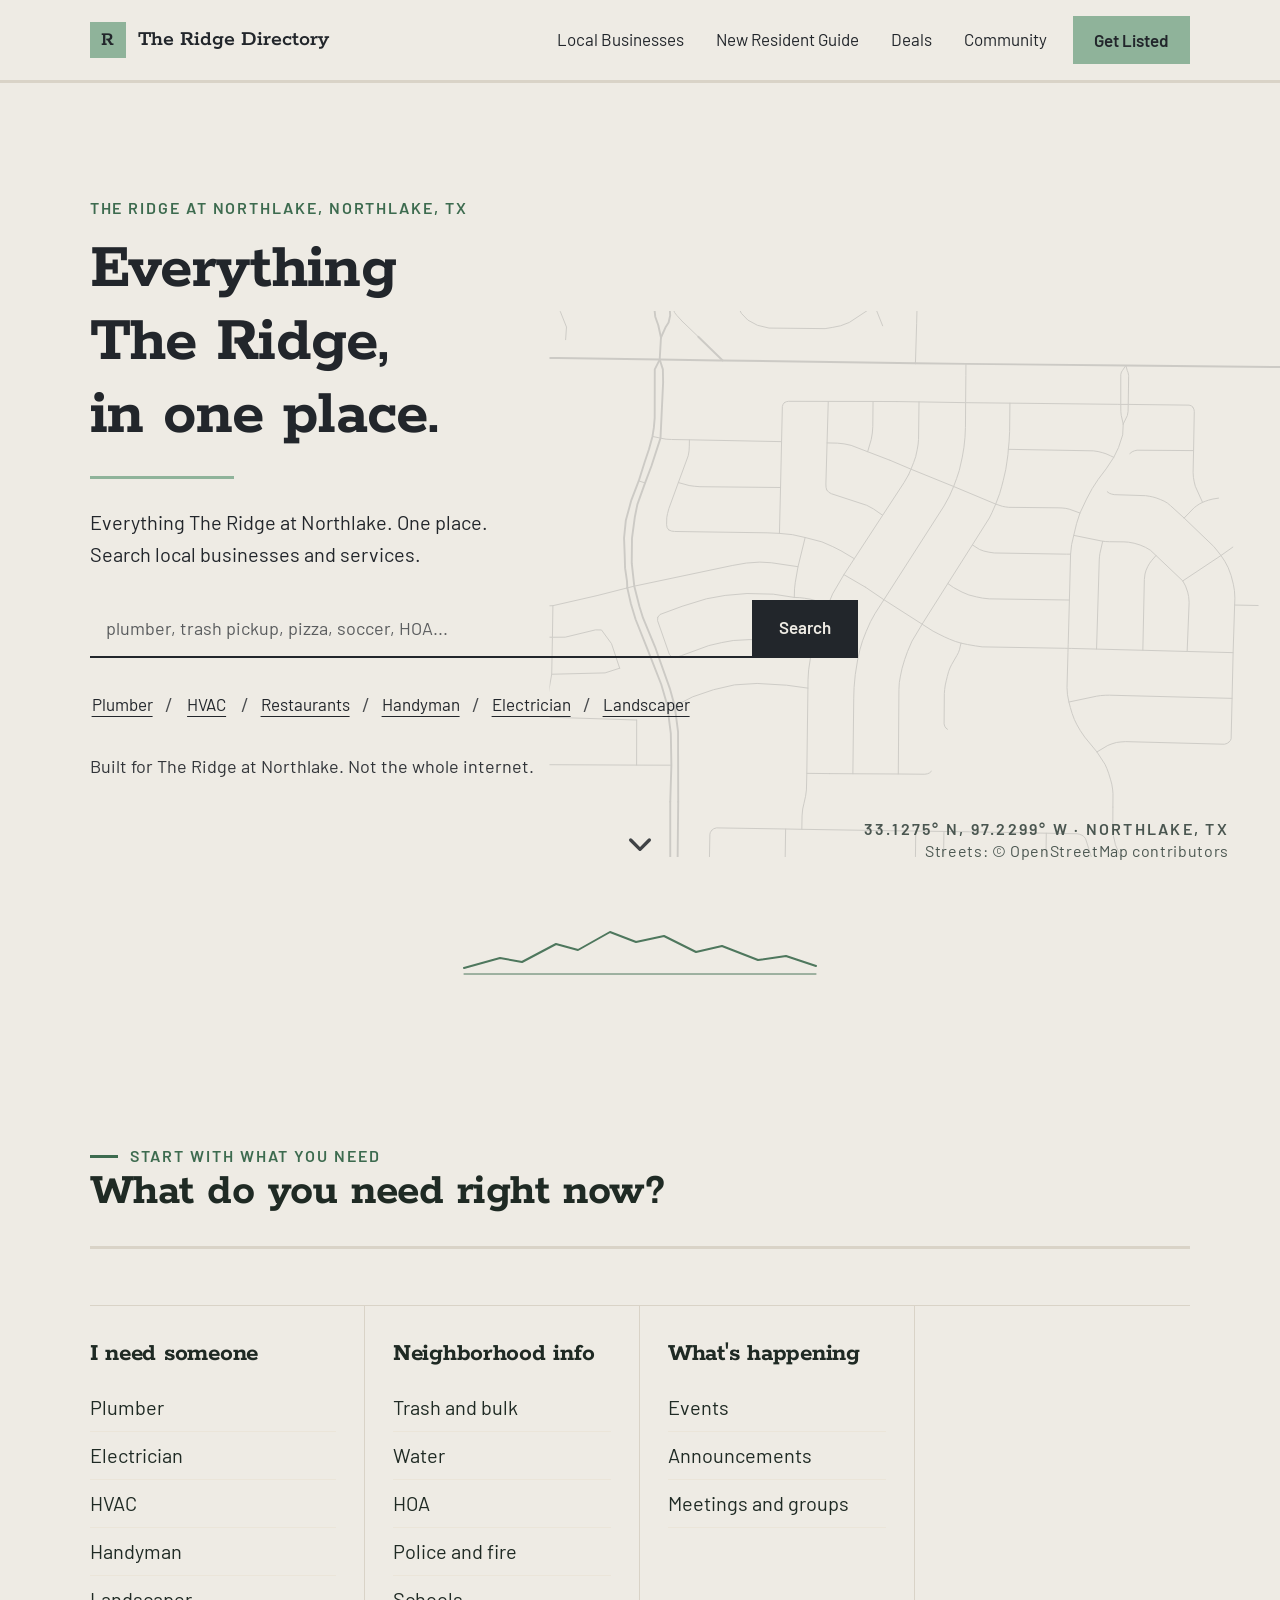
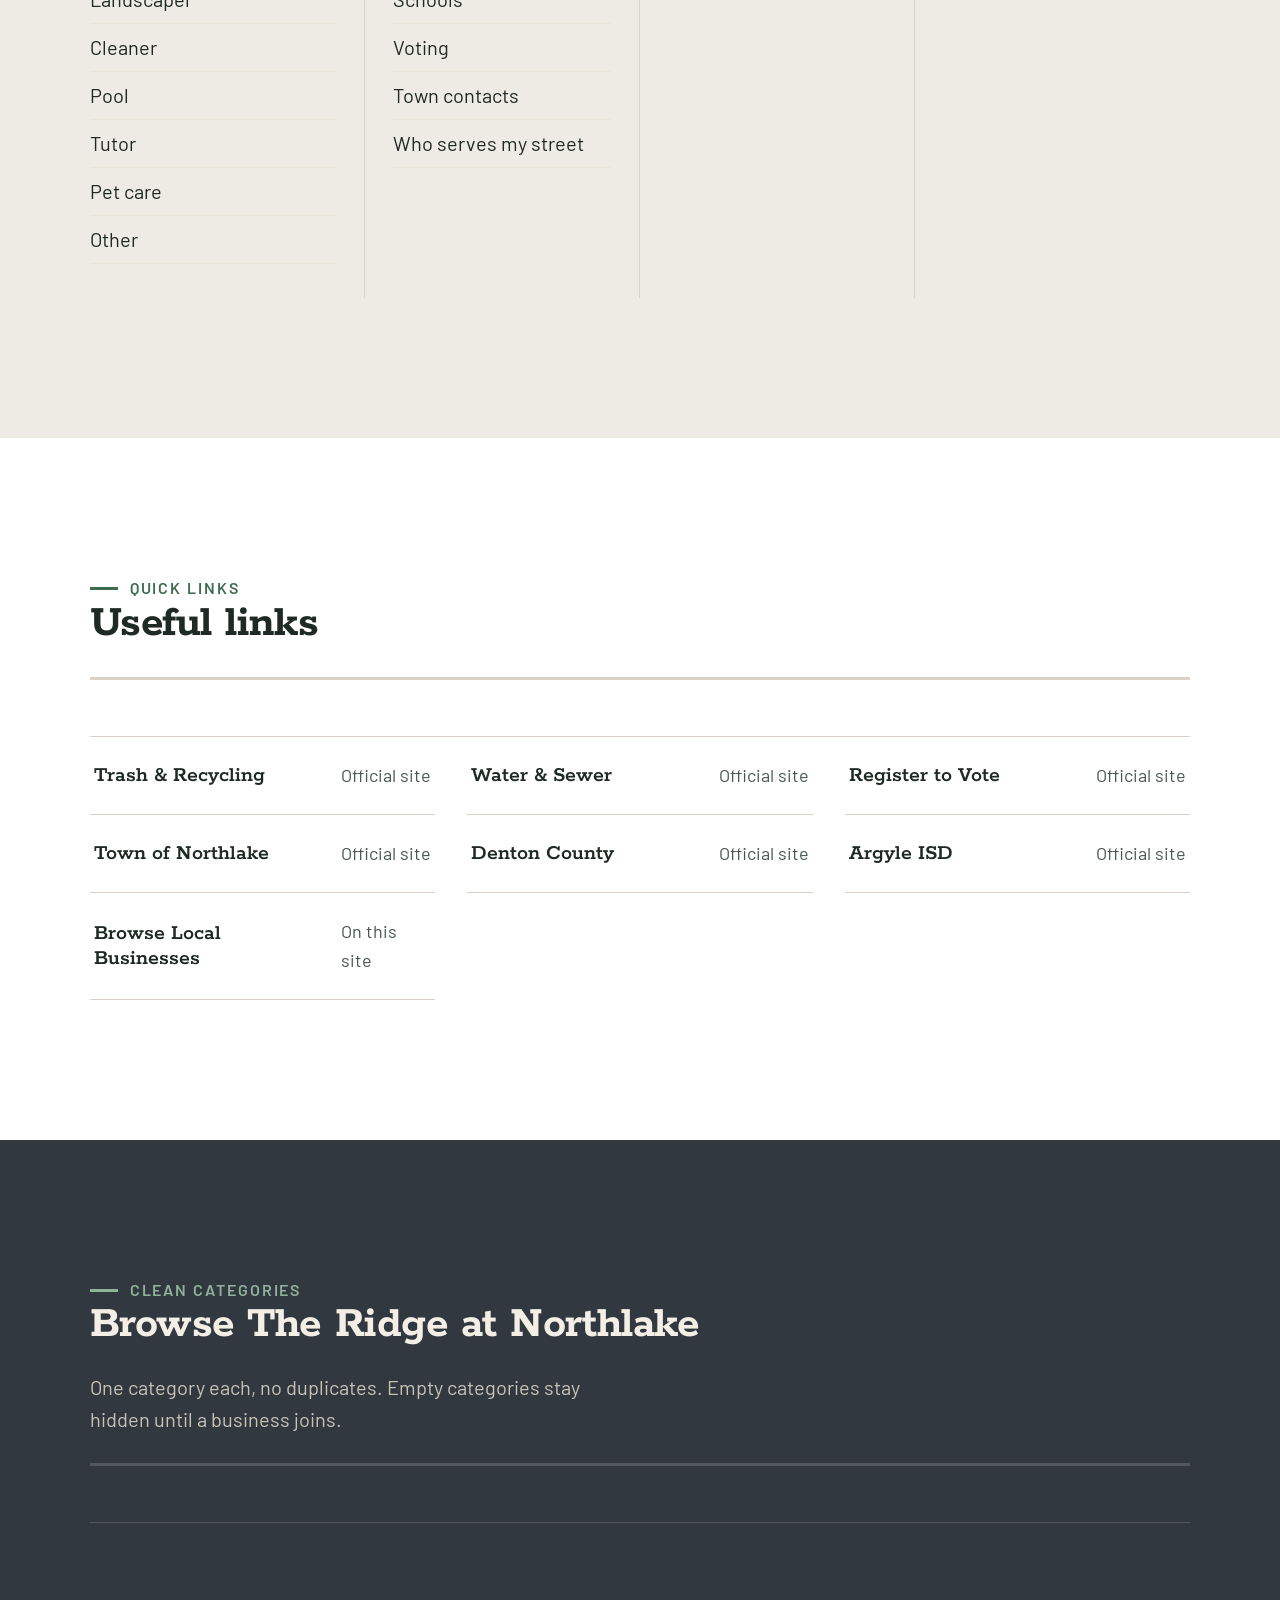
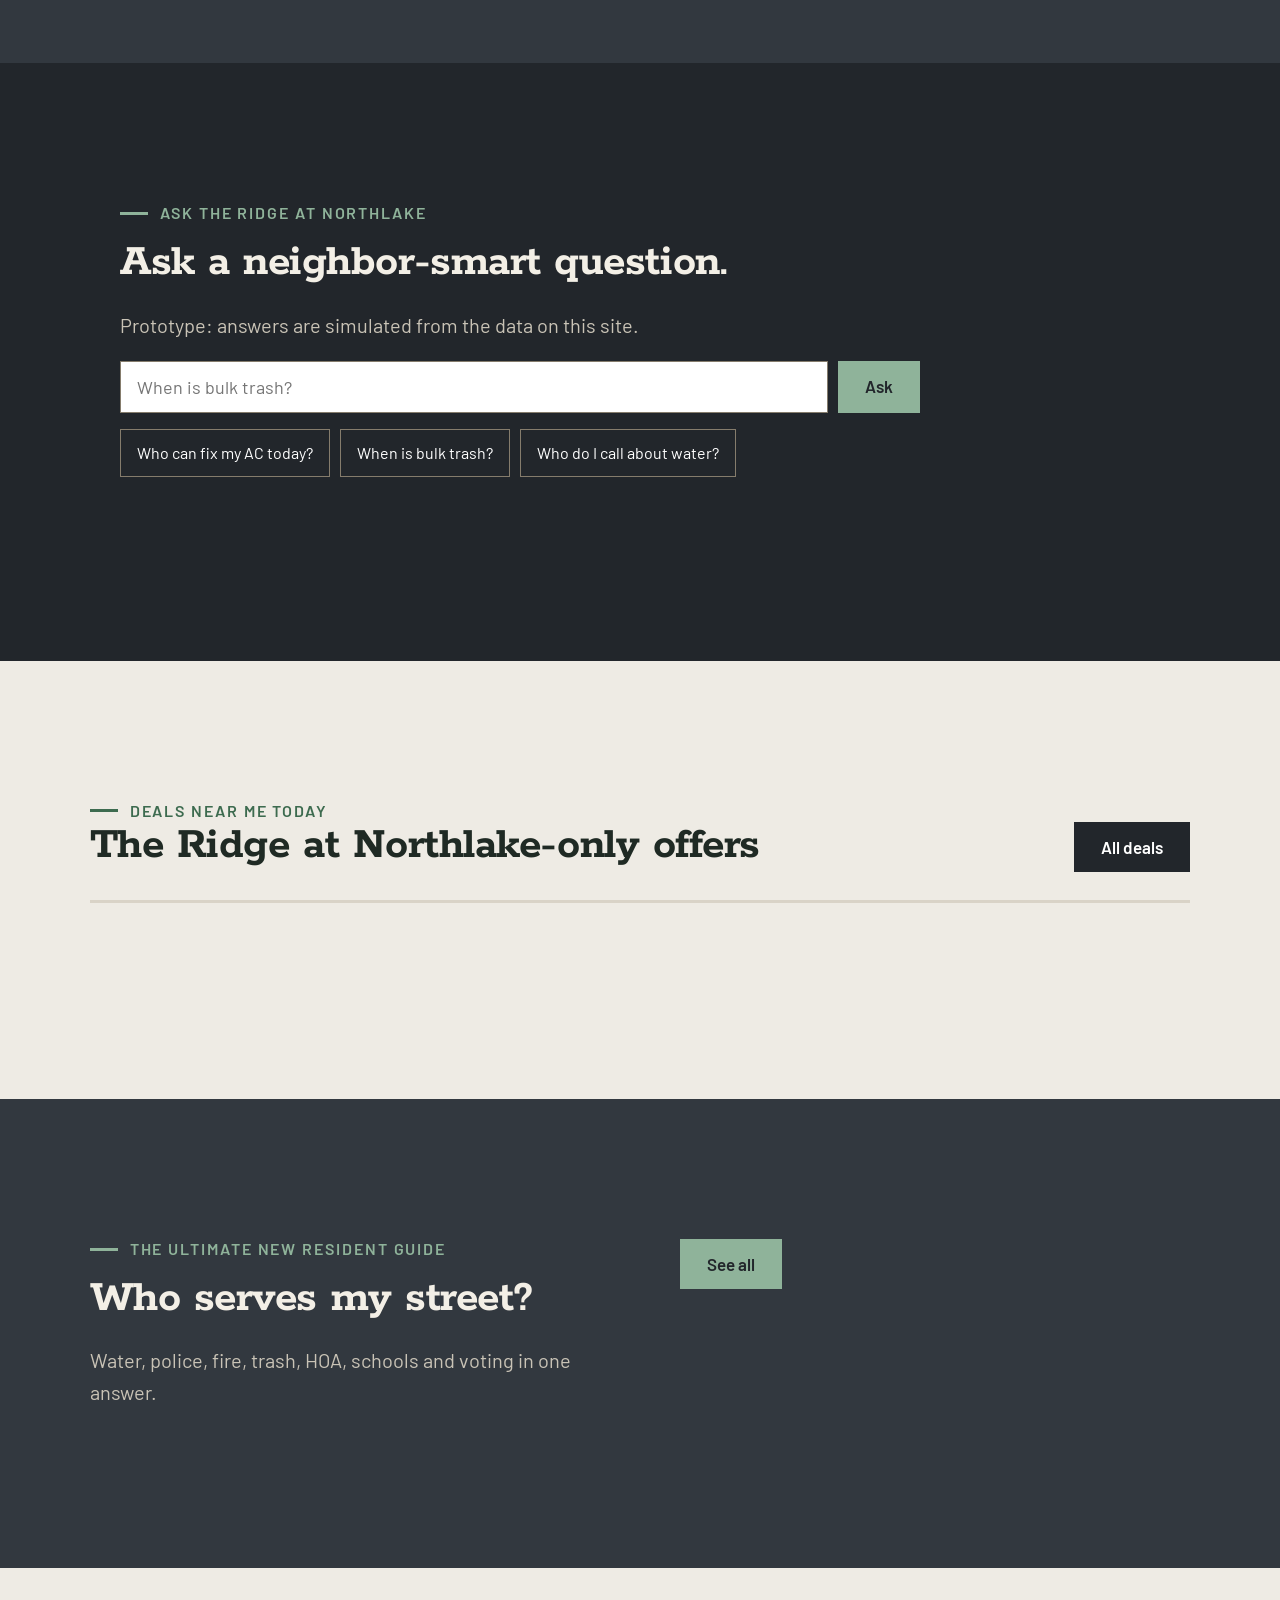
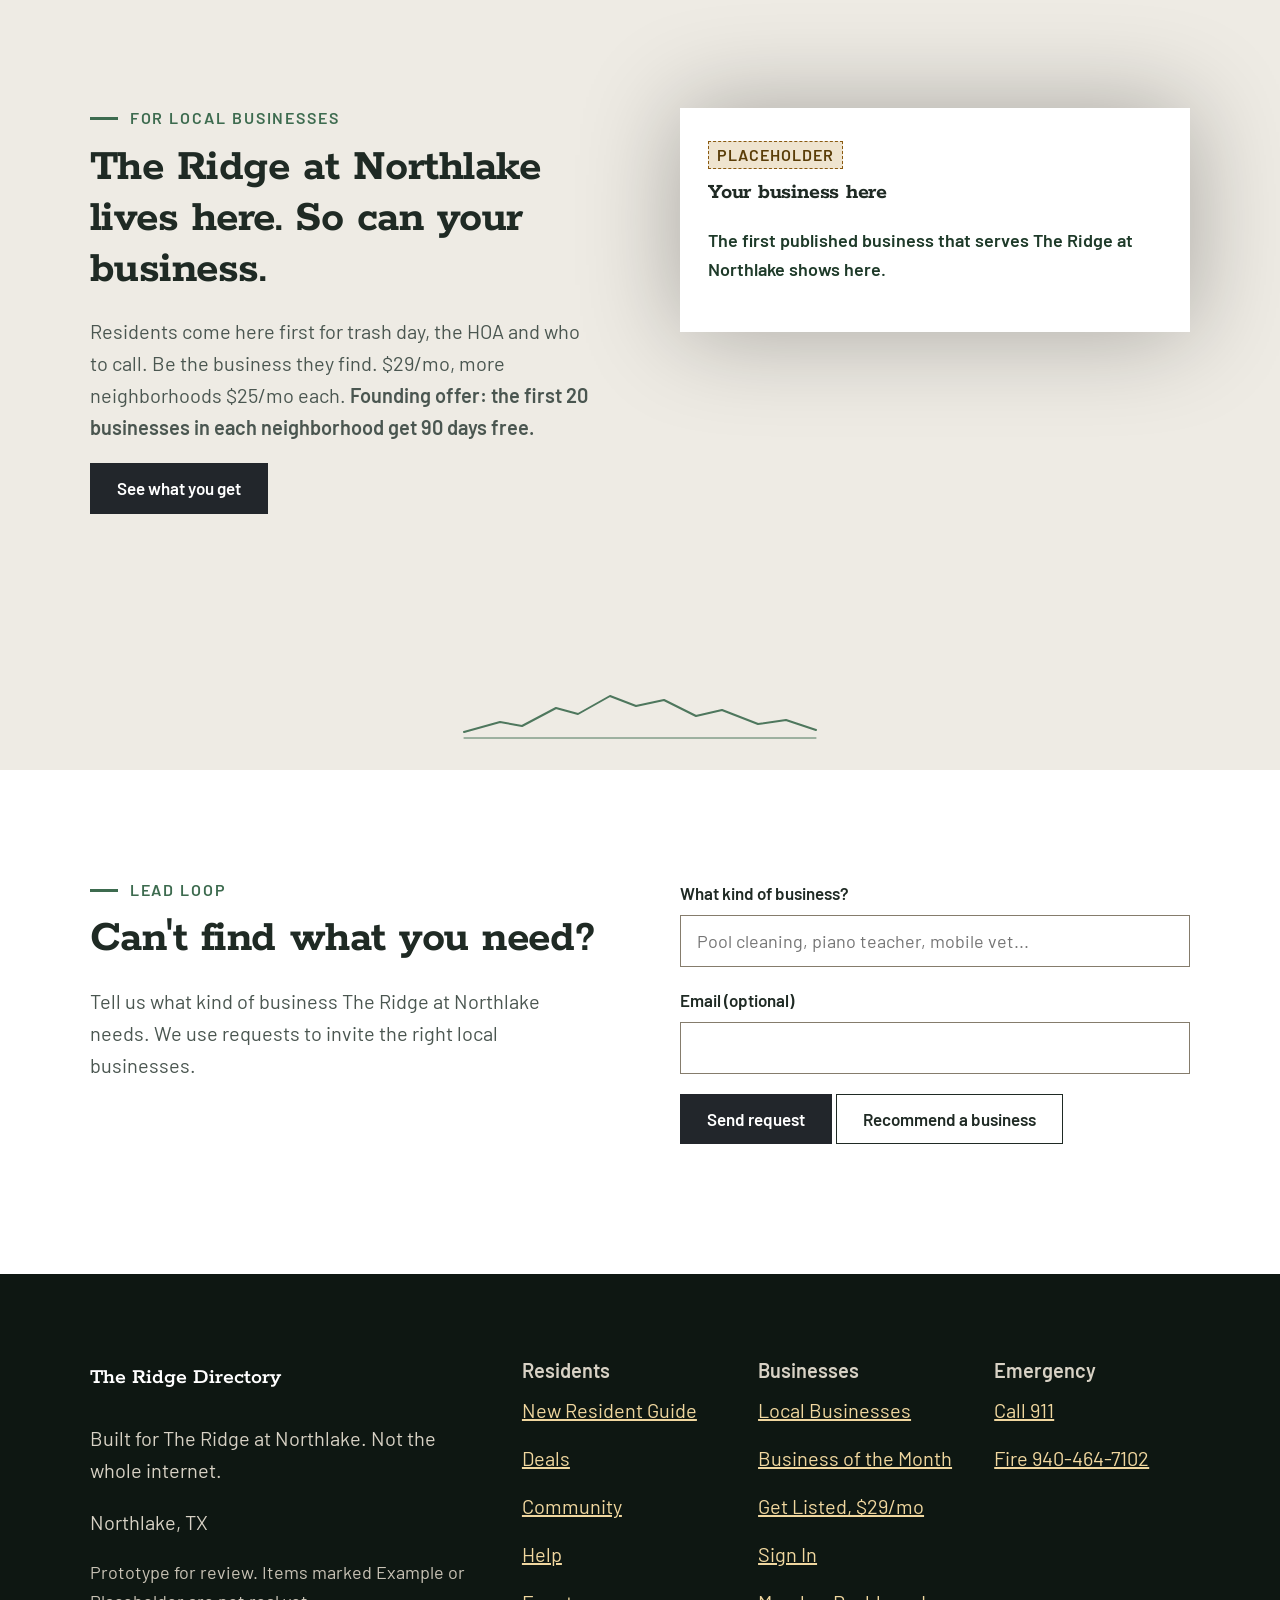
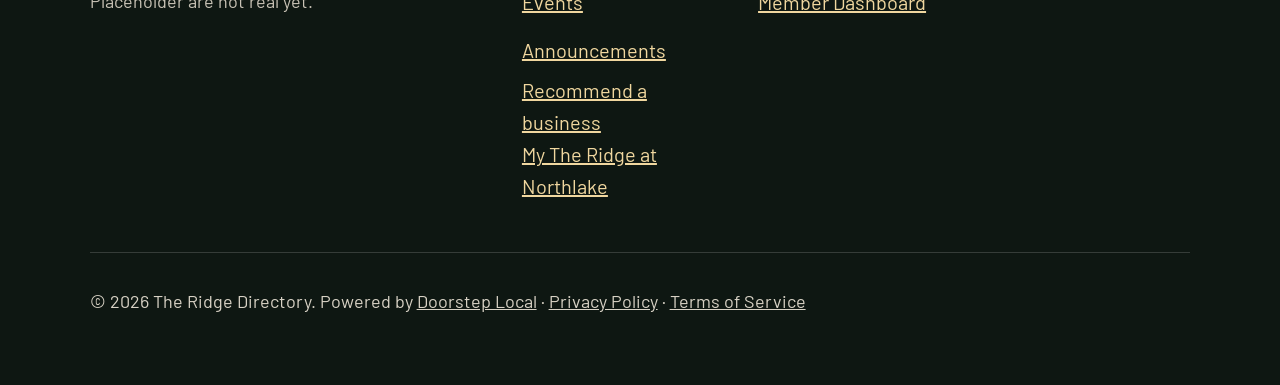
<file: index.html>
<!doctype html>
<html lang="en"><head><meta charset="utf-8"><meta name="viewport" content="width=device-width,initial-scale=1">
<title>The Ridge Directory | Everything The Ridge at Northlake. One place.</title><meta name="description" content="The homepage for living in The Ridge at Northlake: search local businesses, trash day, HOA, water, police, events and The Ridge at Northlake-only deals."><meta name="robots" content="noindex,nofollow">
<link rel="canonical" href="https://theridgedirectory-preview.clientreview.co/index.html"><meta property="og:title" content="The Ridge Directory | Everything The Ridge at Northlake. One place."><meta property="og:description" content="The homepage for living in The Ridge at Northlake: search local businesses, trash day, HOA, water, police, events and The Ridge at Northlake-only deals.">
<meta property="og:url" content="https://theridgedirectory-preview.clientreview.co/index.html"><meta property="og:type" content="website">
<link rel="icon" href="assets/favicon.svg"><link rel="preload" href="fonts/rokkitt.woff2" as="font" type="font/woff2" crossorigin><link rel="preload" href="fonts/barlow-400.woff2" as="font" type="font/woff2" crossorigin>
<link rel="stylesheet" href="css/site.css"><link rel="preload" href="js/site.js" as="script"><link rel="preload" href="js/layout.js" as="script"><link rel="preload" href="js/app.js" as="script">
<script>/* CLS gate: hide main until app.js has rendered the data-driven blocks (removed in app.js; 3s safety). */document.documentElement.classList.add('js-wait');setTimeout(function(){document.documentElement.classList.remove('js-wait')},3000)</script></head>
<body class="nophoto acc-rule type-the-ridge" data-page="home"><div id="hdr"></div><main id="main">
<section class="hero"><div class="wrap"><p class="kicker">The Ridge at Northlake, Northlake, TX</p>
<h1>Everything The Ridge, in one place.</h1><p class="lede">Everything The Ridge at Northlake. One place. Search local businesses and services.</p>
<form class="search" id="sform" role="search"><label for="q" class="skip" style="position:absolute;left:-9999px">What are you looking for in The Ridge at Northlake?</label>
<input id="q" type="search" enterkeyhint="search" placeholder="plumber, trash pickup, pizza, soccer, HOA..." autocomplete="off" aria-label="What are you looking for in The Ridge at Northlake?"><button class="btn btn-gold" type="submit">Search</button></form>
<div class="chips" aria-label="Quick searches" id="chips"></div>
<div class="results" id="results" hidden aria-live="polite"></div><p class="small">Built for The Ridge at Northlake. Not the whole internet.</p></div><div class="mark map" aria-hidden="true"><img src="assets/street-plate.svg" alt="" width="1000" height="688"></div><p class="plate">33.1275° N, 97.2299° W · Northlake, TX<small>Streets: &copy; OpenStreetMap contributors</small></p><a class="scrollcue" href="#intent-h" aria-label="Scroll down"><svg viewBox="0 0 24 24" width="32" height="32" aria-hidden="true"><path d="M5 9l7 7 7-7" fill="none" stroke="currentColor" stroke-width="2.5" stroke-linecap="round" stroke-linejoin="round"/></svg></a></section>

<section data-band="intents" class="band" aria-labelledby="intent-h"><div class="wrap"><div class="head"><div><p class="kicker">Start with what you need</p><h2 id="intent-h">What do you need right now?</h2></div></div>
<div class="intents">
<div class="intent"><h3>I need someone</h3><ul><li><a href="index.html?q=plumber#sform">Plumber</a></li><li><a href="index.html?q=electrician#sform">Electrician</a></li><li><a href="index.html?q=hvac#sform">HVAC</a></li><li><a href="index.html?q=handyman#sform">Handyman</a></li><li><a href="index.html?q=landscaper#sform">Landscaper</a></li><li><a href="index.html?q=cleaner#sform">Cleaner</a></li><li><a href="index.html?q=pool#sform">Pool</a></li><li><a href="index.html?q=tutor#sform">Tutor</a></li><li><a href="index.html?q=pet#sform">Pet care</a></li><li><a href="#need">Other</a></li></ul></div>
<div class="intent" data-needs="resources"><h3>Neighborhood info</h3><ul><li><a href="new-resident.html#g-trash" data-g="trash">Trash and bulk</a></li><li><a href="new-resident.html#g-water" data-g="water">Water</a></li><li><a href="new-resident.html#g-hoa" data-g="hoa">HOA</a></li><li><a href="new-resident.html#g-police" data-g="police">Police and fire</a></li><li><a href="new-resident.html#g-schools" data-g="schools">Schools</a></li><li><a href="new-resident.html#g-voting" data-g="voting">Voting</a></li><li><a href="new-resident.html#g-town" data-g="town">Town contacts</a></li><li><a href="new-resident.html#lookup-sec">Who serves my street</a></li></ul></div>
<div class="intent"><h3>What's happening</h3><ul><li><a href="events.html">Events</a></li><li><a href="announcements.html">Announcements</a></li><li><a href="community.html">Meetings and groups</a></li></ul></div>
<div class="intent" data-needs="offers"><h3>I want a deal</h3><ul><li><a href="offers.html">Deals Near Me Today</a></li><li><a href="offers.html">All deals</a></li></ul></div>
</div></div></section>

<section data-band="quick" class="band white" data-needs="resources"><div class="wrap"><div class="head"><div><p class="kicker">Quick links</p><h2>Useful links</h2></div></div><div class="cats quick" data-quick></div></div></section>
<section data-band="now" class="band dark grain" aria-labelledby="now-h" id="nowsec"><div class="wrap"><div class="head"><div><p class="kicker">The Ridge at Northlake Right Now</p><h2 id="now-h">What's happening</h2><p class="date" id="nowdate"></p></div><a class="btn btn-ghost" href="community.html">See everything happening</a></div>
<div class="now" id="now"></div></div></section>

<section data-band="cats" class="band slate" aria-labelledby="cat-h"><div class="wrap"><div class="head"><div><p class="kicker">Clean categories</p><h2 id="cat-h">Browse The Ridge at Northlake</h2></div><p class="muted">One category each, no duplicates. Empty categories stay hidden until a business joins.</p></div><div class="cats" id="cats"></div></div></section>

<section data-band="featured" class="band" aria-labelledby="feat-h" data-needs="businesses"><div class="wrap"><div class="head"><div><p class="kicker">Local Businesses</p><h2 id="feat-h">Featured The Ridge at Northlake businesses</h2></div><a class="btn btn-dark" href="members.html">See all local businesses</a></div><div class="list" id="featured"></div>
<p class="note">No star reviews. Neighbors say yes or no and what the business helped with.</p></div></section>

<section data-band="ask" class="band dark" aria-labelledby="ask-h"><div class="wrap measure"><p class="kicker">Ask The Ridge at Northlake</p><h2 id="ask-h">Ask a neighbor-smart question.</h2><p class="muted">Prototype: answers are simulated from the data on this site.</p>
<form class="ask" id="ask"><label for="askq" style="position:absolute;left:-9999px">Ask The Ridge at Northlake</label><input id="askq" type="text" autocomplete="off" enterkeyhint="send" placeholder="When is bulk trash?"><button class="btn btn-gold" type="submit">Ask</button></form>
<div class="ask-q"><button type="button" style="color:#fff;border-color:#857c6c">Who can fix my AC today?</button><button type="button" style="color:#fff;border-color:#857c6c">When is bulk trash?</button><button type="button" style="color:#fff;border-color:#857c6c">Who do I call about water?</button></div>
<div class="ask-out" id="ask-out" aria-live="polite"></div></div></section>

<section data-band="deals" class="band" aria-labelledby="deal-h"><div class="wrap"><div class="head"><div><p class="kicker">Deals Near Me Today</p><h2 id="deal-h">The Ridge at Northlake-only offers</h2></div><a class="btn btn-dark" href="offers.html">All deals</a></div><div class="list" id="deals"></div></div></section>

<section data-band="lookup" class="band slate" aria-labelledby="nr-h" id="lookup-sec" data-needs="sides"><div class="wrap split"><div><p class="kicker">The Ultimate New Resident Guide</p><h2 id="nr-h">Who serves my street?</h2><p class="muted">Water, police, fire, trash, HOA, schools and voting in one answer.</p><a class="btn btn-gold" href="new-resident.html">Open the full guide</a></div>
<!-- Side options render from SITE.sides (per-directory; admin sets them). Empty = "See all" link only. --><form class="sidepick" id="lookup"></form></div></section>

<section data-band="pitch" class="band" aria-labelledby="biz-h"><div class="wrap split"><div><p class="kicker">For local businesses</p><h2 id="biz-h">The Ridge at Northlake lives here. So can your business.</h2><p class="muted">Residents come here first for trash day, the HOA and who to call. Be the business they find. $29/mo, more neighborhoods $25/mo each. <b>Founding offer: the first 20 businesses in each neighborhood get 90 days free.</b></p><a class="btn btn-dark" href="join.html">See what you get</a></div>
<div class="profile" id="pitch"></div></div></section>
<section class="band tight white" id="need"><div class="wrap split"><div><p class="kicker">Lead loop</p><h2>Can't find what you need?</h2><p class="muted">Tell us what kind of business The Ridge at Northlake needs. We use requests to invite the right local businesses.</p></div>
<form data-proto><label for="needw">What kind of business?</label><input id="needw" type="text" placeholder="Pool cleaning, piano teacher, mobile vet..." required>
<p><label for="neede">Email (optional)</label><input id="neede" type="email" autocomplete="email"></p><button class="btn btn-dark" type="submit">Send request</button> <a class="btn btn-ghost" href="recommend.html">Recommend a business</a><p class="formmsg note" role="status"></p></form></div></section>
</main><div id="ftr"></div>
<script src="js/site.js"></script><script src="js/layout.js"></script><script src="js/app.js"></script><script>(function(){var H=window.H,S=H.S;
var used={};S.businesses.forEach(function(b){used[b.cat]=(used[b.cat]||0)+1});
H.$('#cats').innerHTML=S.categories.filter(function(c){return used[c.id]}).map(function(c){return '<a class="cat" href="members.html?cat='+c.id+'"><span>'+c.name+'</span><small>'+used[c.id]+' listed</small></a>'}).join('');
H.$('#featured').innerHTML=S.businesses.slice(0,3).map(H.bizCard).join('');
H.$('#deals').innerHTML=H.activeOffers().slice(0,3).map(H.offerCard).join('');})()</script>
</body></html>
</file>
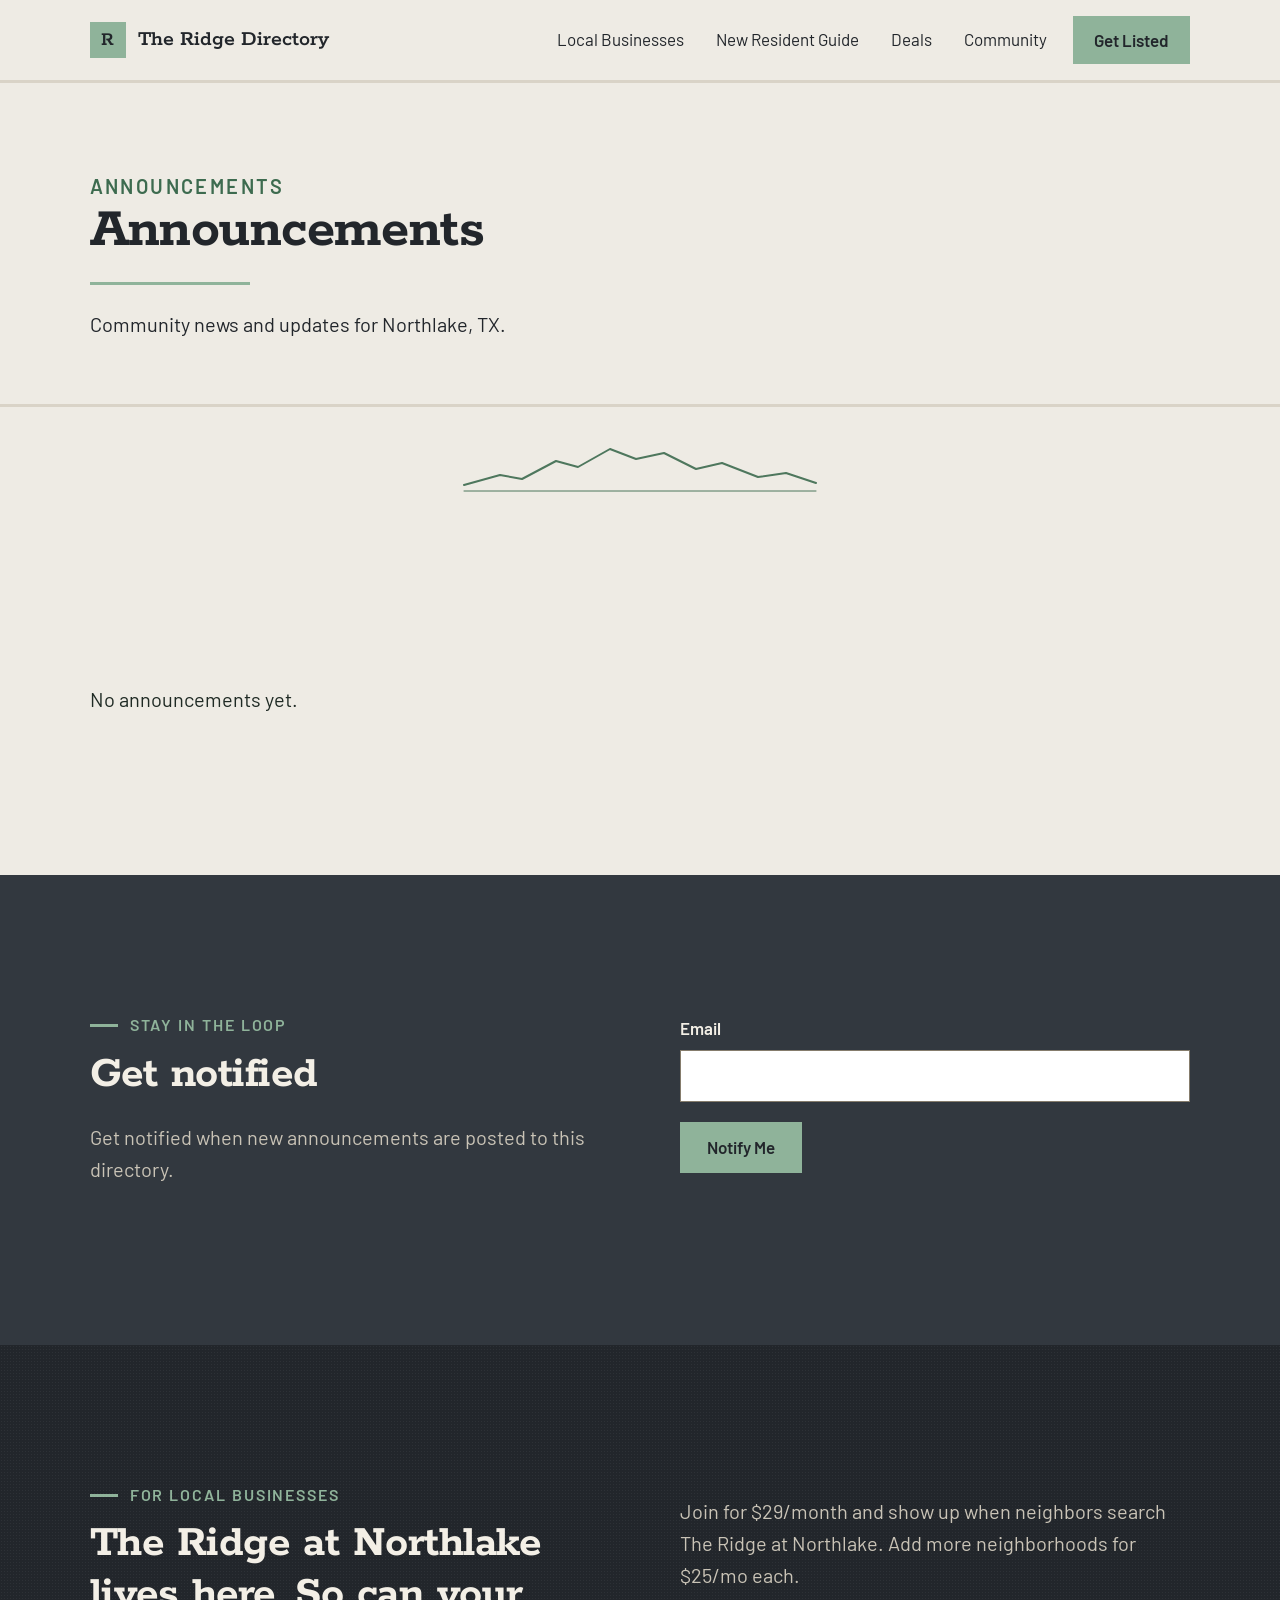
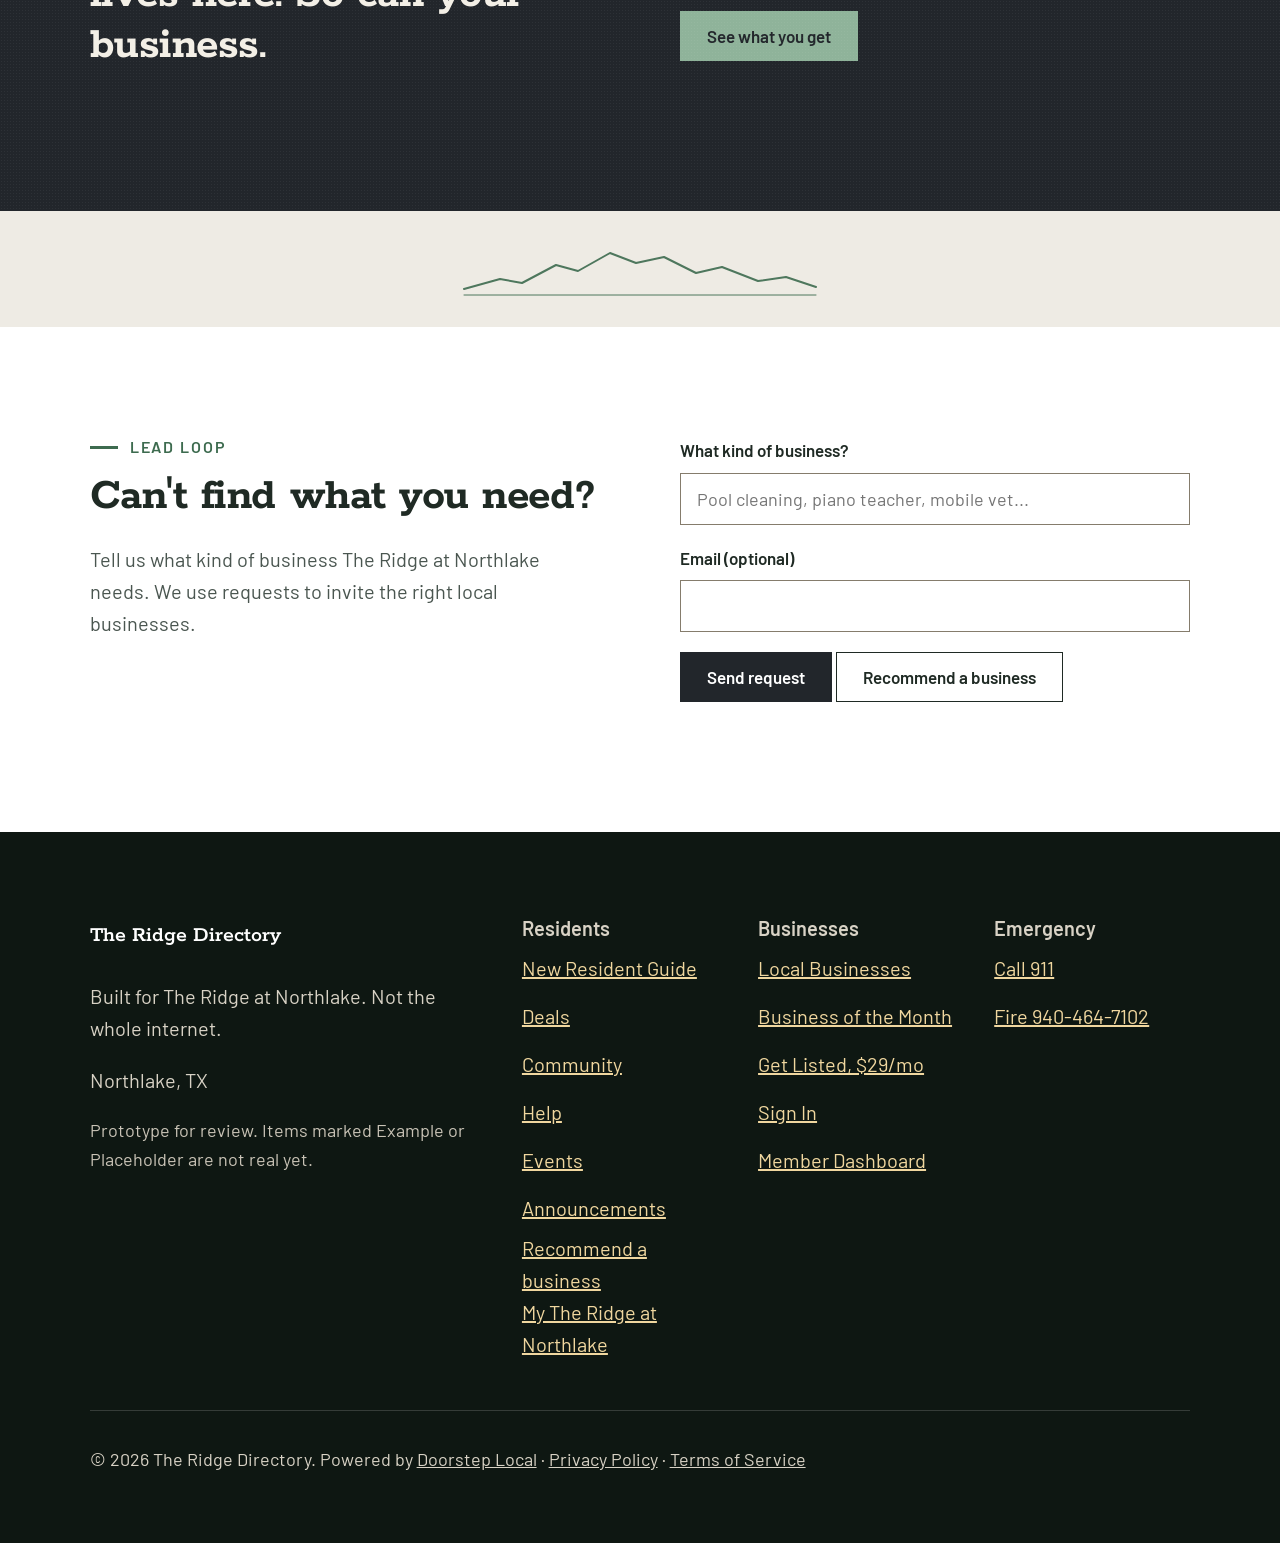
<file: announcements.html>
<!doctype html>
<html lang="en"><head><meta charset="utf-8"><meta name="viewport" content="width=device-width,initial-scale=1">
<title>Announcements | The Ridge Directory</title><meta name="description" content="Community news and updates for The Ridge at Northlake."><meta name="robots" content="noindex,nofollow">
<link rel="canonical" href="https://theridgedirectory-preview.clientreview.co/announcements.html"><meta property="og:title" content="Announcements | The Ridge Directory"><meta property="og:description" content="Community news and updates for The Ridge at Northlake.">
<meta property="og:url" content="https://theridgedirectory-preview.clientreview.co/announcements.html"><meta property="og:type" content="website">
<link rel="icon" href="assets/favicon.svg"><link rel="preload" href="fonts/rokkitt.woff2" as="font" type="font/woff2" crossorigin><link rel="preload" href="fonts/barlow-400.woff2" as="font" type="font/woff2" crossorigin>
<link rel="stylesheet" href="css/site.css"><link rel="preload" href="js/site.js" as="script"><link rel="preload" href="js/layout.js" as="script"><link rel="preload" href="js/app.js" as="script">
<script>/* CLS gate: hide main until app.js has rendered the data-driven blocks (removed in app.js; 3s safety). */document.documentElement.classList.add('js-wait');setTimeout(function(){document.documentElement.classList.remove('js-wait')},3000)</script></head>
<body class="nophoto acc-rule type-the-ridge" data-page="ann"><div id="hdr"></div><main id="main">
<section class="phero"><div class="wrap"><p class="kicker">Announcements</p><h1>Announcements</h1><p>Community news and updates for Northlake, TX.</p></div></section><section class="band"><div class="wrap"><div class="list" id="al"></div></div></section><section class="band slate"><div class="wrap split"><div><p class="kicker">Stay in the loop</p><h2>Get notified</h2><p class="muted">Get notified when new announcements are posted to this directory.</p></div><form data-proto><label for="annemail">Email</label><input id="annemail" type="email" autocomplete="email" required><p><button class="btn btn-gold" type="submit">Notify Me</button></p><p class="formmsg note" role="status"></p></form></div></section>
<section class="band dark grain cta-band"><div class="wrap split"><div><p class="kicker">For local businesses</p><h2>The Ridge at Northlake lives here. So can your business.</h2></div><div><p class="muted">Join for $29/month and show up when neighbors search The Ridge at Northlake. Add more neighborhoods for $25/mo each.</p><a class="btn btn-gold" href="join.html">See what you get</a></div></div></section><section class="band tight white" id="need"><div class="wrap split"><div><p class="kicker">Lead loop</p><h2>Can't find what you need?</h2><p class="muted">Tell us what kind of business The Ridge at Northlake needs. We use requests to invite the right local businesses.</p></div>
<form data-proto><label for="needw">What kind of business?</label><input id="needw" type="text" placeholder="Pool cleaning, piano teacher, mobile vet..." required>
<p><label for="neede">Email (optional)</label><input id="neede" type="email" autocomplete="email"></p><button class="btn btn-dark" type="submit">Send request</button> <a class="btn btn-ghost" href="recommend.html">Recommend a business</a><p class="formmsg note" role="status"></p></form></div></section>
</main><div id="ftr"></div>
<script src="js/site.js"></script><script src="js/layout.js"></script><script src="js/app.js"></script><script>(function(){var H=window.H,A=H.S.announcements||[];H.$('#al').innerHTML=A.length?A.map(function(a){return '<article class="card"><span class="kicker" style="margin:0">'+H.esc(a.date||'')+'</span><h3>'+H.esc(a.title)+(a.source==='example'?' '+H.EX:'')+'</h3><p>'+H.esc(a.body||'')+'</p></article>'}).join(''):'<p>No announcements yet.</p>'})()</script>
</body></html>
</file>
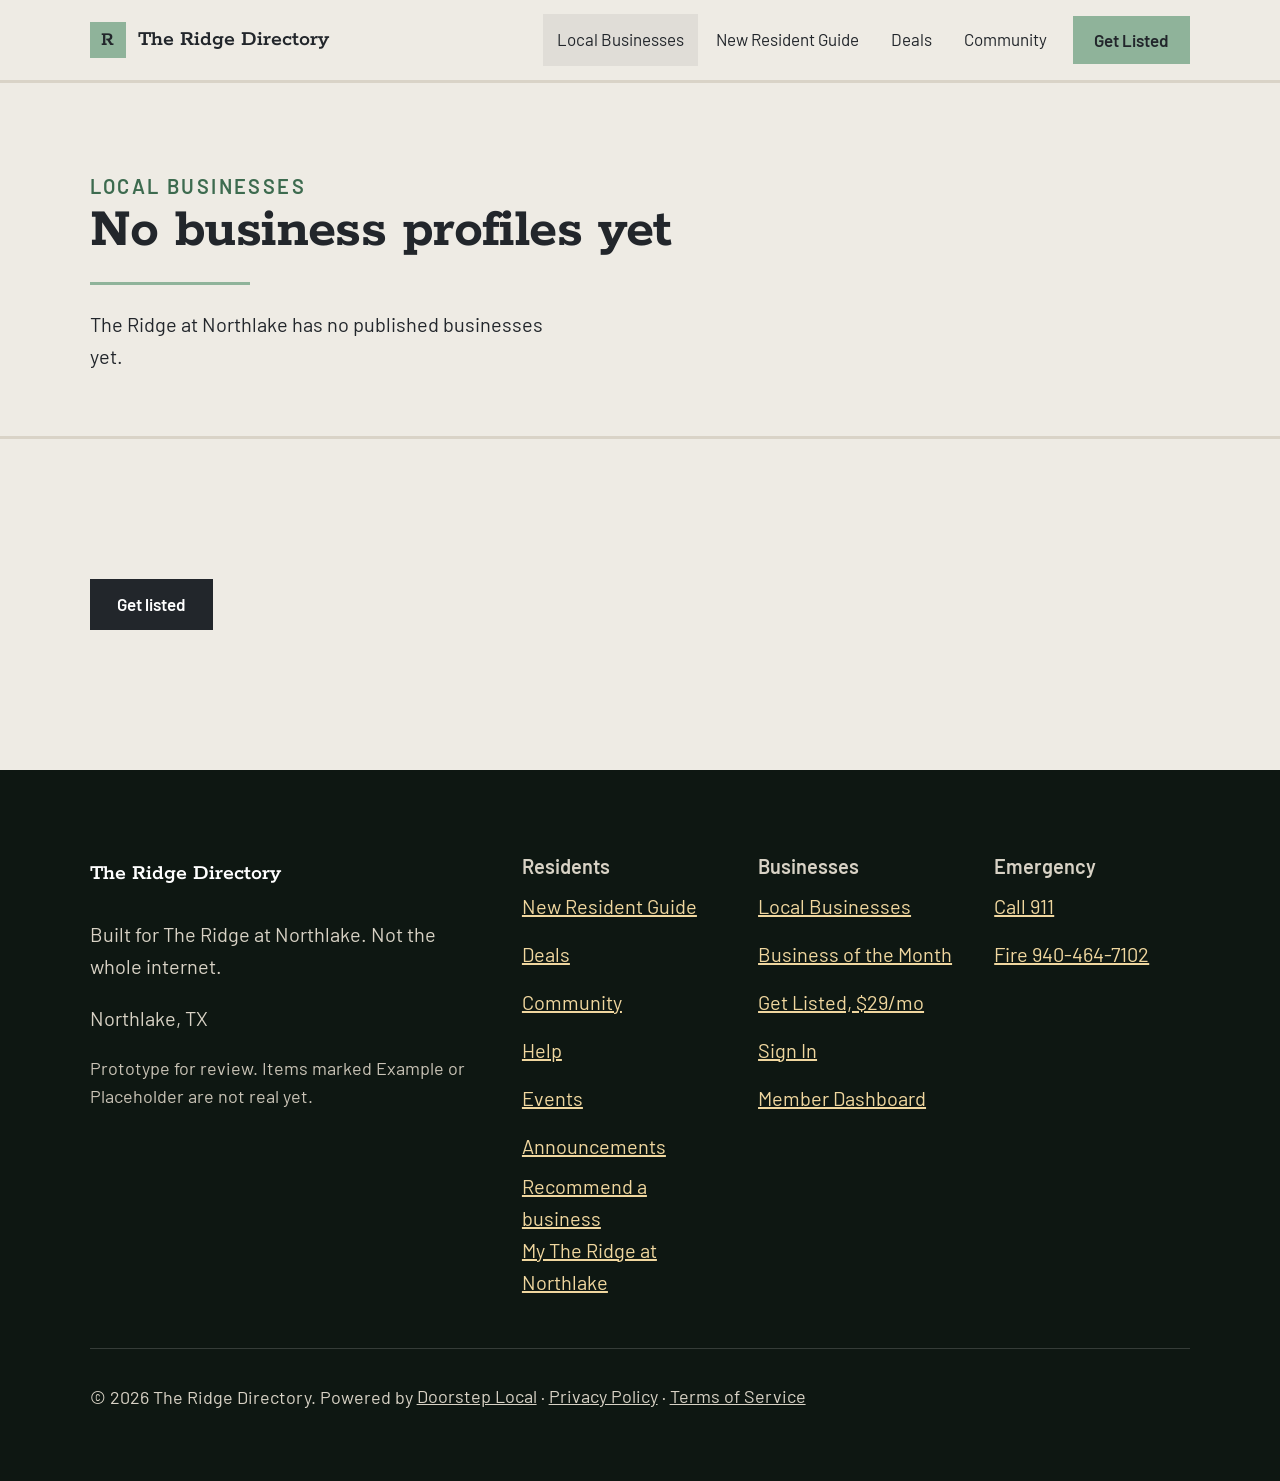
<file: business.html>
<!doctype html>
<html lang="en"><head><meta charset="utf-8"><meta name="viewport" content="width=device-width,initial-scale=1">
<title>Business profile | The Ridge Directory</title><meta name="description" content="Sample The Ridge Directory business profile."><meta name="robots" content="noindex,nofollow">
<link rel="canonical" href="https://theridgedirectory-preview.clientreview.co/business.html"><meta property="og:title" content="Business profile | The Ridge Directory"><meta property="og:description" content="Sample The Ridge Directory business profile.">
<meta property="og:url" content="https://theridgedirectory-preview.clientreview.co/business.html"><meta property="og:type" content="website">
<link rel="icon" href="assets/favicon.svg"><link rel="preload" href="fonts/rokkitt.woff2" as="font" type="font/woff2" crossorigin><link rel="preload" href="fonts/barlow-400.woff2" as="font" type="font/woff2" crossorigin>
<link rel="stylesheet" href="css/site.css"><link rel="preload" href="js/site.js" as="script"><link rel="preload" href="js/layout.js" as="script"><link rel="preload" href="js/app.js" as="script">
<script>/* CLS gate: hide main until app.js has rendered the data-driven blocks (removed in app.js; 3s safety). */document.documentElement.classList.add('js-wait');setTimeout(function(){document.documentElement.classList.remove('js-wait')},3000)</script></head>
<body class="nophoto acc-rule type-the-ridge" data-page="members"><div id="hdr"></div><main id="main">
<div id="biz"></div>
</main><div id="ftr"></div>
<script src="js/site.js"></script><script src="js/layout.js"></script><script src="js/app.js"></script><script>(function(){var H=window.H,S=H.S,id=new URLSearchParams(location.search).get('id');
var live=S.businesses.filter(function(x){return x.source==='live'});var b=live.filter(function(x){return x.id===id})[0]||live[0];if(!b){H.$('#biz').innerHTML='<section class="phero"><div class="wrap"><p class="kicker">Local Businesses</p><h1>No business profiles yet</h1><p>'+H.esc(S.community)+' has no published businesses yet.</p></div></section><section class="band"><div class="wrap"><a class="btn btn-dark" href="join.html">Get listed</a></div></section>';return}document.title=b.name+' | The Ridge Directory';
var offers=S.offers.filter(function(o){return o.biz===b.id});
var recN=b.recsApproved||b.recs||0;
H.$('#biz').innerHTML='<section class="phero bizhero"><div class="wrap"><p class="kicker">'+H.catName(b.cat)+' / '+b.sub+'</p><h1>'+H.esc(b.name)+'</h1><p>'+H.esc(b.tagline)+'</p>'+(b.subtagline?'<p class="subtag">'+H.esc(b.subtagline)+'</p>':'')+'</div></section>'+
(b.cover?'<section class="band tight bizcover-band"><div class="wrap"><div class="bizcover"><img class="bizbanner" src="'+b.cover+'" alt="'+H.esc(b.name)+' cover banner" width="2172" height="724">'+(b.logo?'<img class="bizlogo" src="'+b.logo+'" alt="'+H.esc(b.name)+' logo" width="512" height="512">':'')+'</div></div></section>':'')+
'<section class="band"><div class="wrap split"><div class="profile-body">'+(b.liveTag||b.verifiedMember?'<p class="livetags">'+(b.liveTag?'<span class="tag">'+H.esc(b.liveTag)+'</span>':'')+(b.verifiedMember?'<span class="tag vm">Verified Member</span>':'')+'</p>':'')+H.badges(b)+(b.ownerNote?'<p class="recs" style="font-size:1.25rem">'+b.ownerNote+'</p>':'')+
(b.aboutParas?'<h2 class="abouth">About</h2>'+b.aboutParas.map(function(t){return '<p>'+H.esc(t)+'</p>'}).join(''):(b.about?'<p>'+H.esc(b.about)+'</p>':''))+(b.note?'<p class="note">'+b.note+'</p>':'')+
(recN?'<h3>Recommended by '+recN+' The Ridge at Northlake neighbors '+(b.recsExample?H.EX:'')+'</h3><p class="note">Only admin-approved recommendations are counted.</p>':'')+
'<form id="recform" data-biz="'+b.id+'" style="margin-top:20px"><fieldset class="seg" style="border:0;padding:0"><legend style="font-weight:600">Would you recommend '+H.esc(b.name)+' to a neighbor?</legend><label><input type="radio" name="rec" value="yes" required>Yes</label><label><input type="radio" name="rec" value="no">No</label></fieldset><label for="recname">Your name</label><input id="recname" type="text" autocomplete="name" required><label for="help">What did they help with?</label><input id="help" type="text"><p><button class="btn btn-dark" type="submit">Submit recommendation</button></p><p class="formmsg note" role="status"></p><div id="pending"></div></form></div>'+
'<aside class="card"><h3>Contact</h3>'+(b.phone?'<a class="btn btn-dark" href="tel:'+b.phone.replace(/\D/g,'')+'">Call '+b.phone+'</a>':'')+(b.web?'<a class="btn btn-ghost" href="'+b.web+'" rel="noopener">Visit website</a>':'')+(b.directions?'<a class="btn btn-ghost" href="'+b.directions+'" rel="noopener">Get Directions</a>':'')+(b.email?'<a class="btn btn-ghost" href="mailto:'+b.email+'">Email '+H.esc(b.email.split('@')[0])+'@<wbr>'+H.esc(b.email.split('@')[1])+'</a>':'')+
'<a class="btn btn-gold" href="'+(b.email?'mailto:'+b.email+'?subject=Quote%20request%20from%20The%20Ridge%20Directory':'#')+'">Request a Quote</a>'+'<a class="btn btn-ghost" href="#">'+H.cta(b)+'</a>'+H.saveBtn('biz',b.id,b.name)+(b.city?'<p class="sub">'+b.city+'</p>':'')+(b.views?'<p class="views"><b>'+b.views+'</b> Profile Views</p>':'')+'</aside></div></section>'+
(offers.length?'<section class="band white"><div class="wrap"><div class="card specialoffer"><p class="kicker">Special Offer</p>'+offers.map(function(o){return '<h3>'+H.esc(o.title)+'</h3>'}).join('')+'<a class="btn btn-gold" href="'+(b.email?'mailto:'+b.email+'?subject=Special%20offer':'#')+'">Request a Quote</a></div></div></section>':'')+'<section class="band dark grain cta-band"><div class="wrap split"><div><p class="kicker">For local businesses</p><h2>The Ridge at Northlake lives here. So can your business.</h2></div><div><p class="muted">Join for $29/month and show up when neighbors search The Ridge at Northlake. Add more neighborhoods for $25/mo each.</p><a class="btn btn-gold" href="join.html">See what you get</a></div></div></section>';
H.wireRecs();})()</script>
</body></html>
</file>
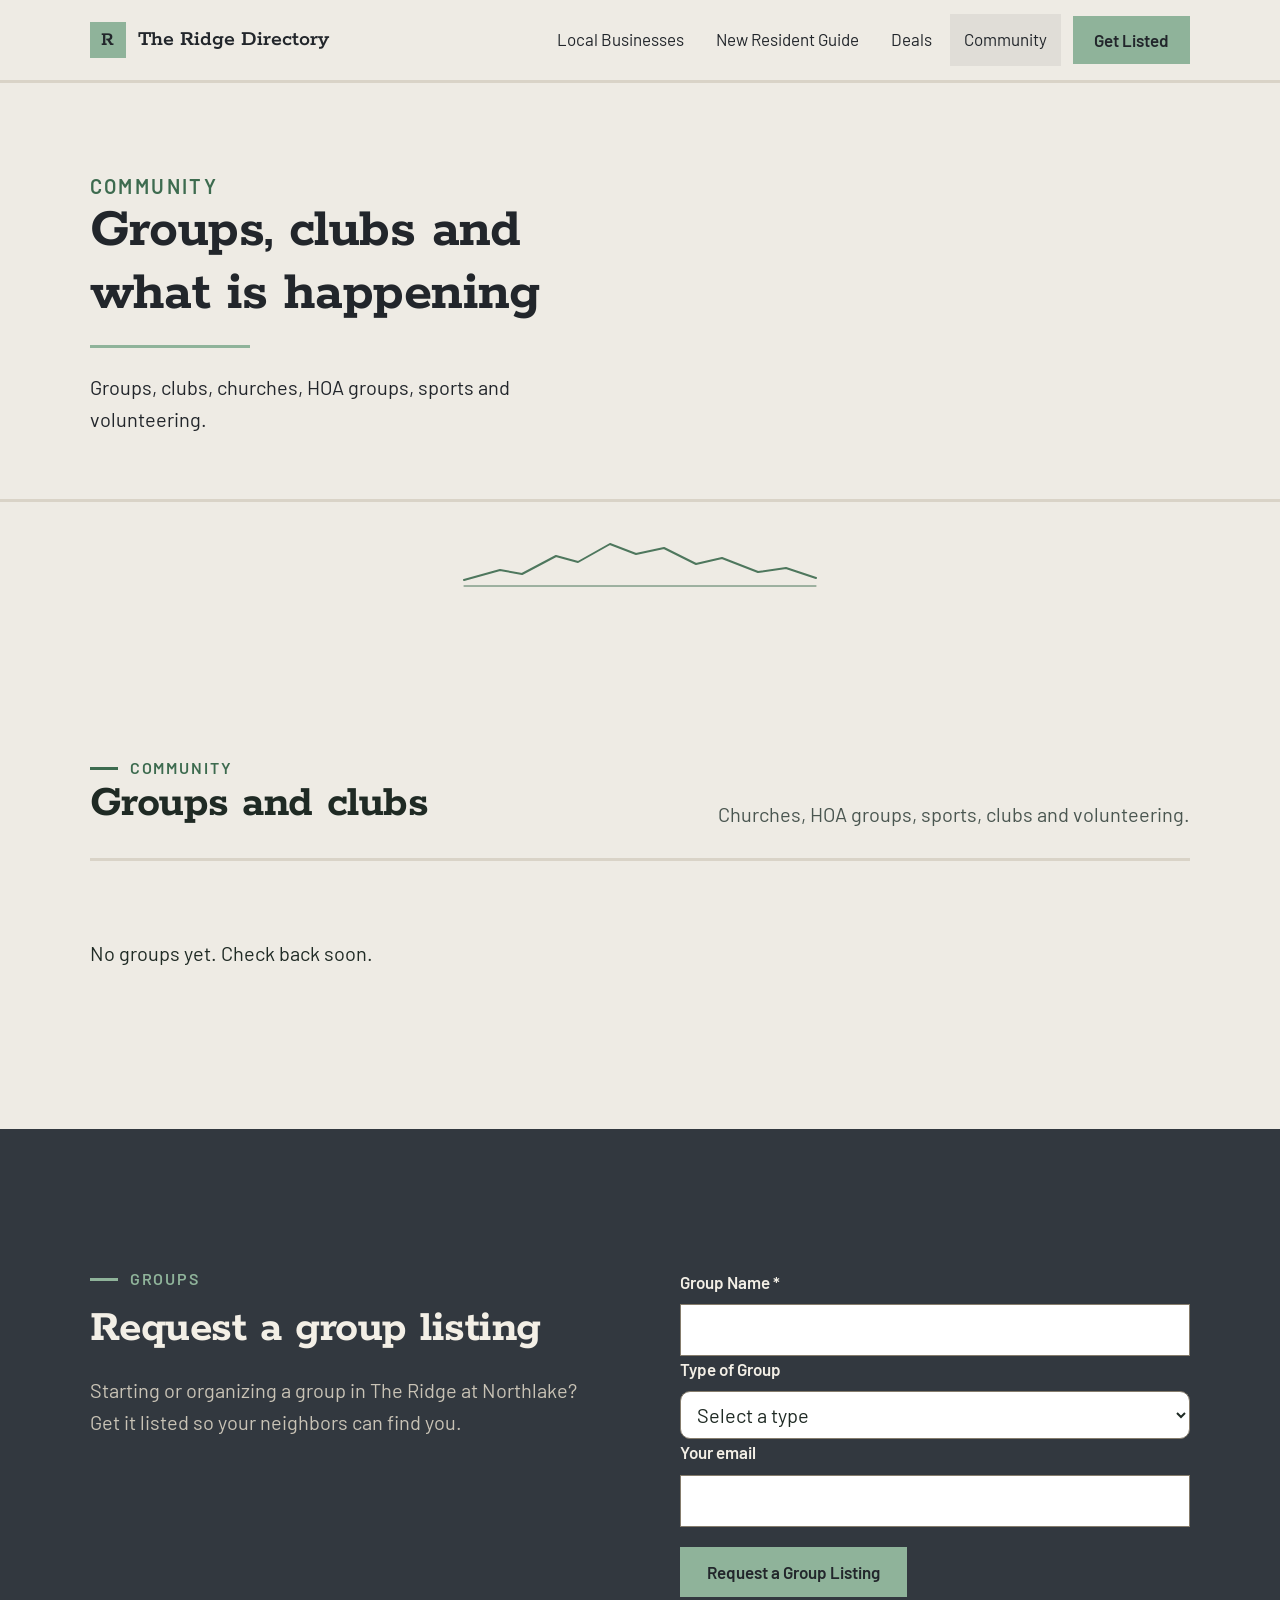
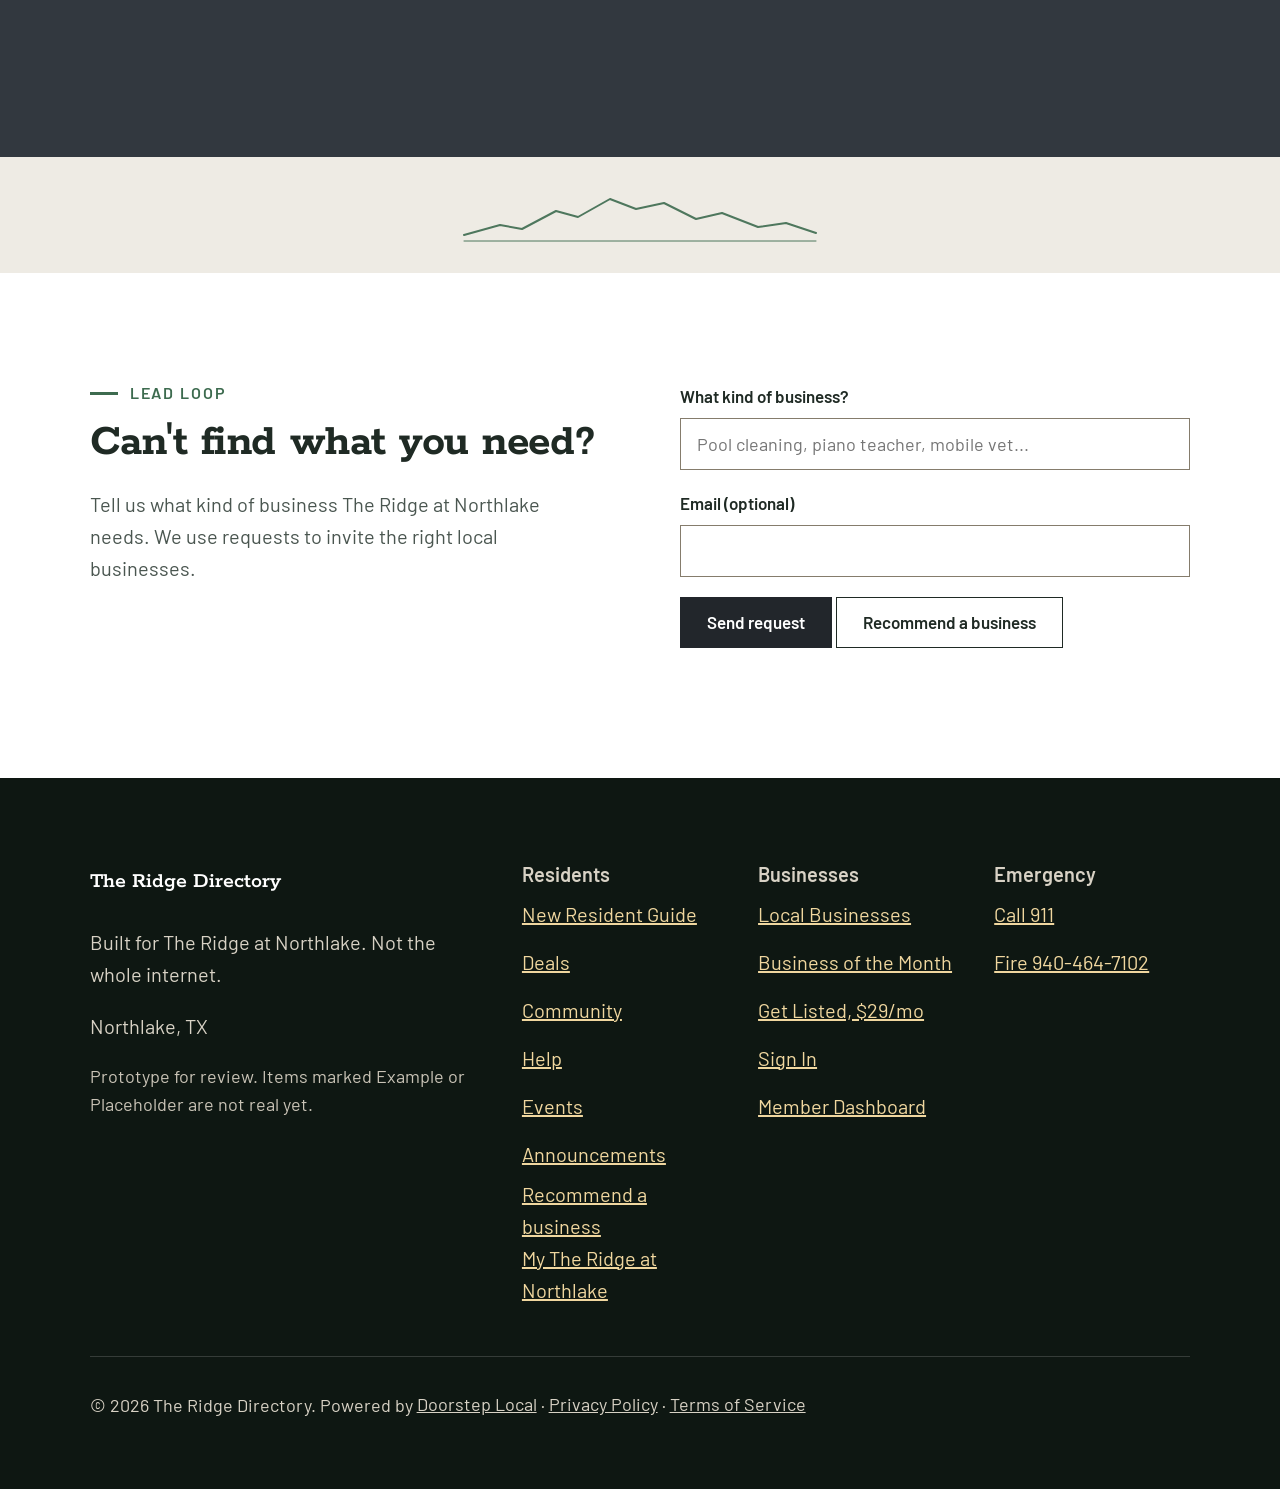
<file: community.html>
<!doctype html>
<html lang="en"><head><meta charset="utf-8"><meta name="viewport" content="width=device-width,initial-scale=1">
<title>Community in The Ridge at Northlake | The Ridge Directory</title><meta name="description" content="Groups, clubs, churches, HOA groups, sports and volunteer opportunities in The Ridge at Northlake."><meta name="robots" content="noindex,nofollow">
<link rel="canonical" href="https://theridgedirectory-preview.clientreview.co/community.html"><meta property="og:title" content="Community in The Ridge at Northlake | The Ridge Directory"><meta property="og:description" content="Groups, clubs, churches, HOA groups, sports and volunteer opportunities in The Ridge at Northlake.">
<meta property="og:url" content="https://theridgedirectory-preview.clientreview.co/community.html"><meta property="og:type" content="website">
<link rel="icon" href="assets/favicon.svg"><link rel="preload" href="fonts/rokkitt.woff2" as="font" type="font/woff2" crossorigin><link rel="preload" href="fonts/barlow-400.woff2" as="font" type="font/woff2" crossorigin>
<link rel="stylesheet" href="css/site.css"><link rel="preload" href="js/site.js" as="script"><link rel="preload" href="js/layout.js" as="script"><link rel="preload" href="js/app.js" as="script">
<script>/* CLS gate: hide main until app.js has rendered the data-driven blocks (removed in app.js; 3s safety). */document.documentElement.classList.add('js-wait');setTimeout(function(){document.documentElement.classList.remove('js-wait')},3000)</script></head>
<body class="nophoto acc-rule type-the-ridge" data-page="community"><div id="hdr"></div><main id="main">
<section class="phero"><div class="wrap"><p class="kicker">Community</p><h1>Groups, clubs and what is happening</h1><p>Groups, clubs, churches, HOA groups, sports and volunteering.</p></div></section><section class="band dark grain"><div class="wrap"><div class="head"><div><p class="kicker">The Ridge at Northlake Right Now</p><h2>Happening in The Ridge at Northlake</h2></div><p class="muted">Today, coming up, and what not to forget.</p></div><div class="now" id="now"></div><p class="date" id="nowdate" hidden></p></div></section><section class="band"><div class="wrap"><div class="head"><div><p class="kicker">Community</p><h2>Groups and clubs</h2></div><p class="muted">Churches, HOA groups, sports, clubs and volunteering.</p></div><div class="list" id="cl"></div></div></section>
<section class="band slate" id="group-req"><div class="wrap split"><div><p class="kicker">Groups</p><h2>Request a group listing</h2><p class="muted">Starting or organizing a group in The Ridge at Northlake? Get it listed so your neighbors can find you.</p></div><form data-proto><label for="gname">Group Name *</label><input id="gname" type="text" required><label for="gtype">Type of Group</label><select id="gtype" style="min-height:48px;font:inherit;padding:8px 12px;border-radius:10px;width:100%"><option>Select a type</option><option>Moms / Parents Group</option><option>Book Club</option><option>Fitness / Walking Group</option><option>HOA Committee</option><option>Garden Club</option><option>Neighborhood Watch</option><option>Sports League / Team</option><option>Faith / Bible Study</option><option>Kids Activity Group</option><option>Other</option></select><label for="gmail">Your email</label><input id="gmail" type="email" autocomplete="email"><p><button class="btn btn-gold" type="submit">Request a Group Listing</button></p><p class="formmsg note" role="status"></p></form></div></section>
<section class="band tight white" id="need"><div class="wrap split"><div><p class="kicker">Lead loop</p><h2>Can't find what you need?</h2><p class="muted">Tell us what kind of business The Ridge at Northlake needs. We use requests to invite the right local businesses.</p></div>
<form data-proto><label for="needw">What kind of business?</label><input id="needw" type="text" placeholder="Pool cleaning, piano teacher, mobile vet..." required>
<p><label for="neede">Email (optional)</label><input id="neede" type="email" autocomplete="email"></p><button class="btn btn-dark" type="submit">Send request</button> <a class="btn btn-ghost" href="recommend.html">Recommend a business</a><p class="formmsg note" role="status"></p></form></div></section>
</main><div id="ftr"></div>
<script src="js/site.js"></script><script src="js/layout.js"></script><script src="js/app.js"></script><script>(function(){var H=window.H;var G=(H.S.groups||[]);if(!G.length)H.$('#cl').innerHTML='<p>No groups yet. Check back soon.</p>';else H.$('#cl').innerHTML=G.map(function(c,i){return '<article class="card"><span class="kind" style="font:700 1rem Inter;letter-spacing:.06em;text-transform:uppercase;color:var(--gold-d)">'+c.kind+'</span><h3>'+H.esc(c.name)+(c.source==='example'?' '+H.EX:'')+'</h3>'+(c.note?'<p>'+c.note+'</p>':'')+'<div class="actions">'+(c.web?'<a class="btn btn-dark" href="'+c.web+'" rel="noopener">Website</a>':'')+H.saveBtn('group','g'+i,c.name)+'</div></article>'}).join('')})()</script>
</body></html>
</file>
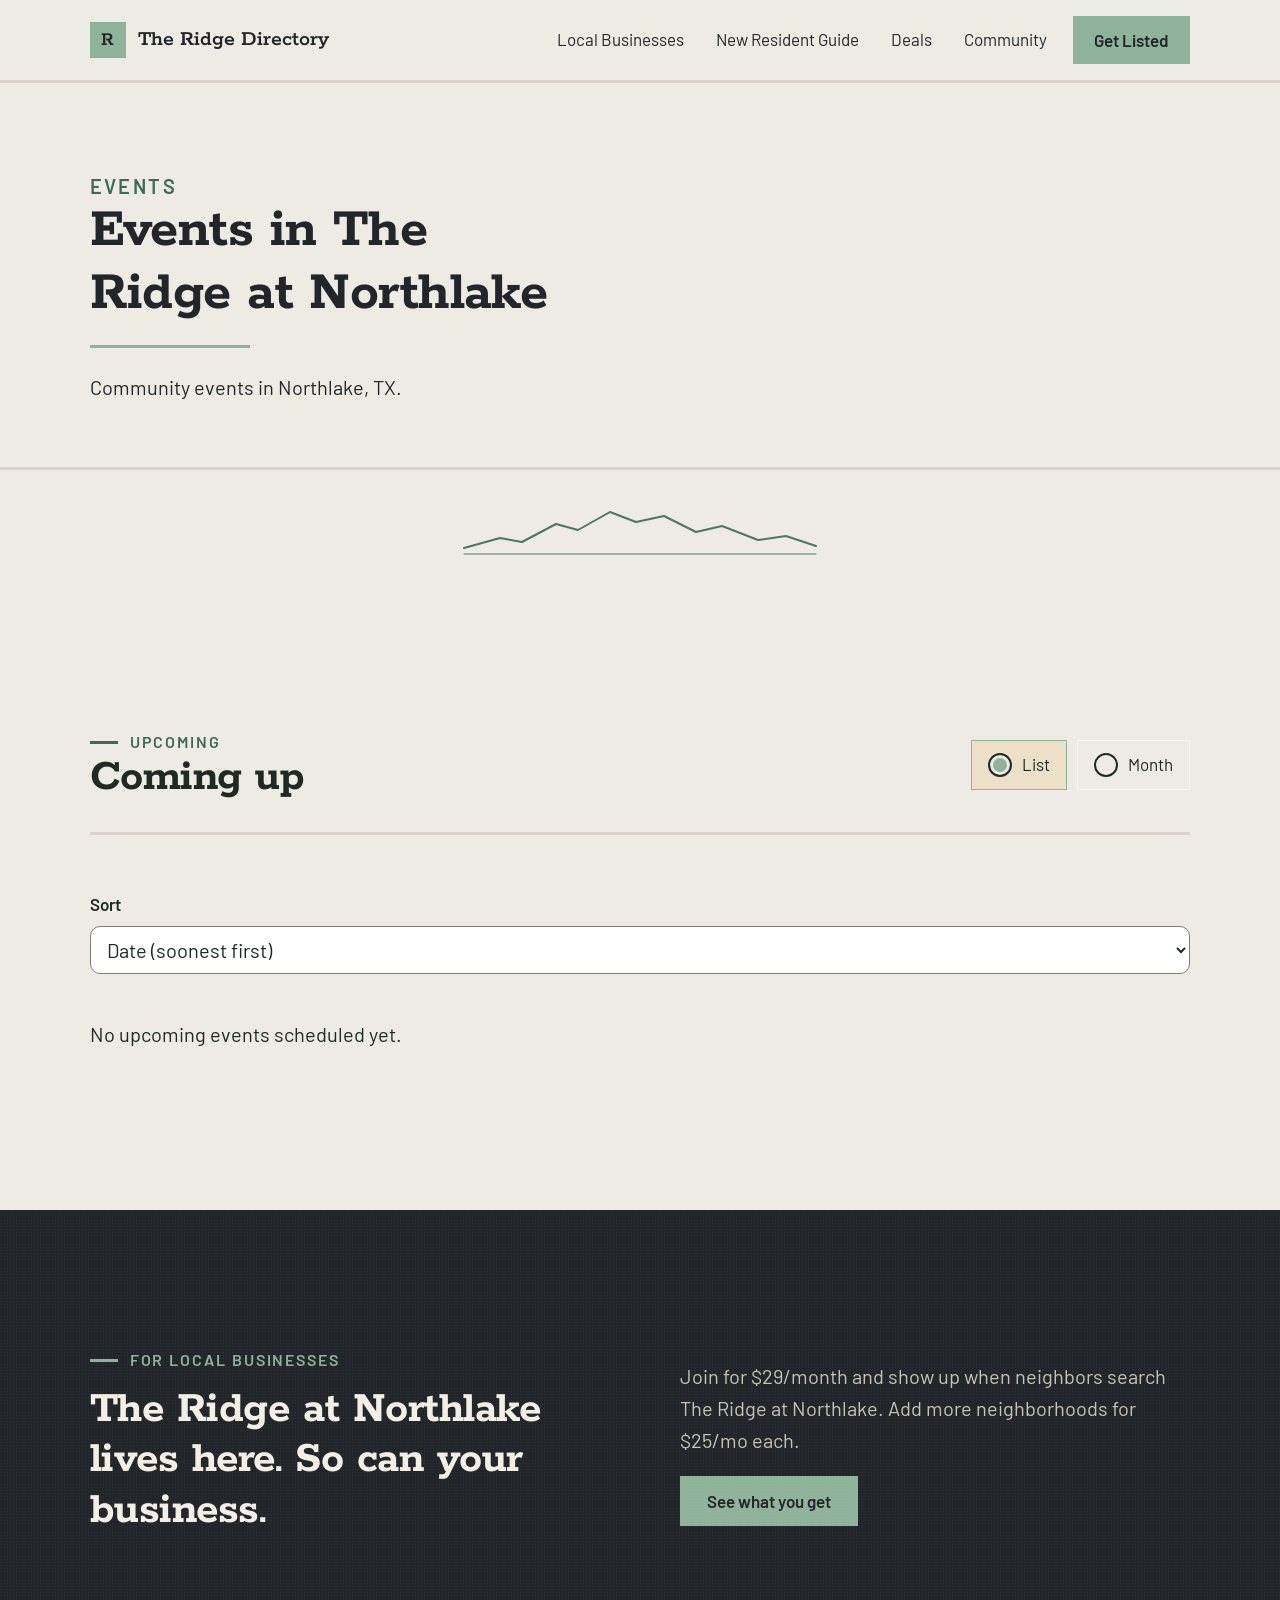
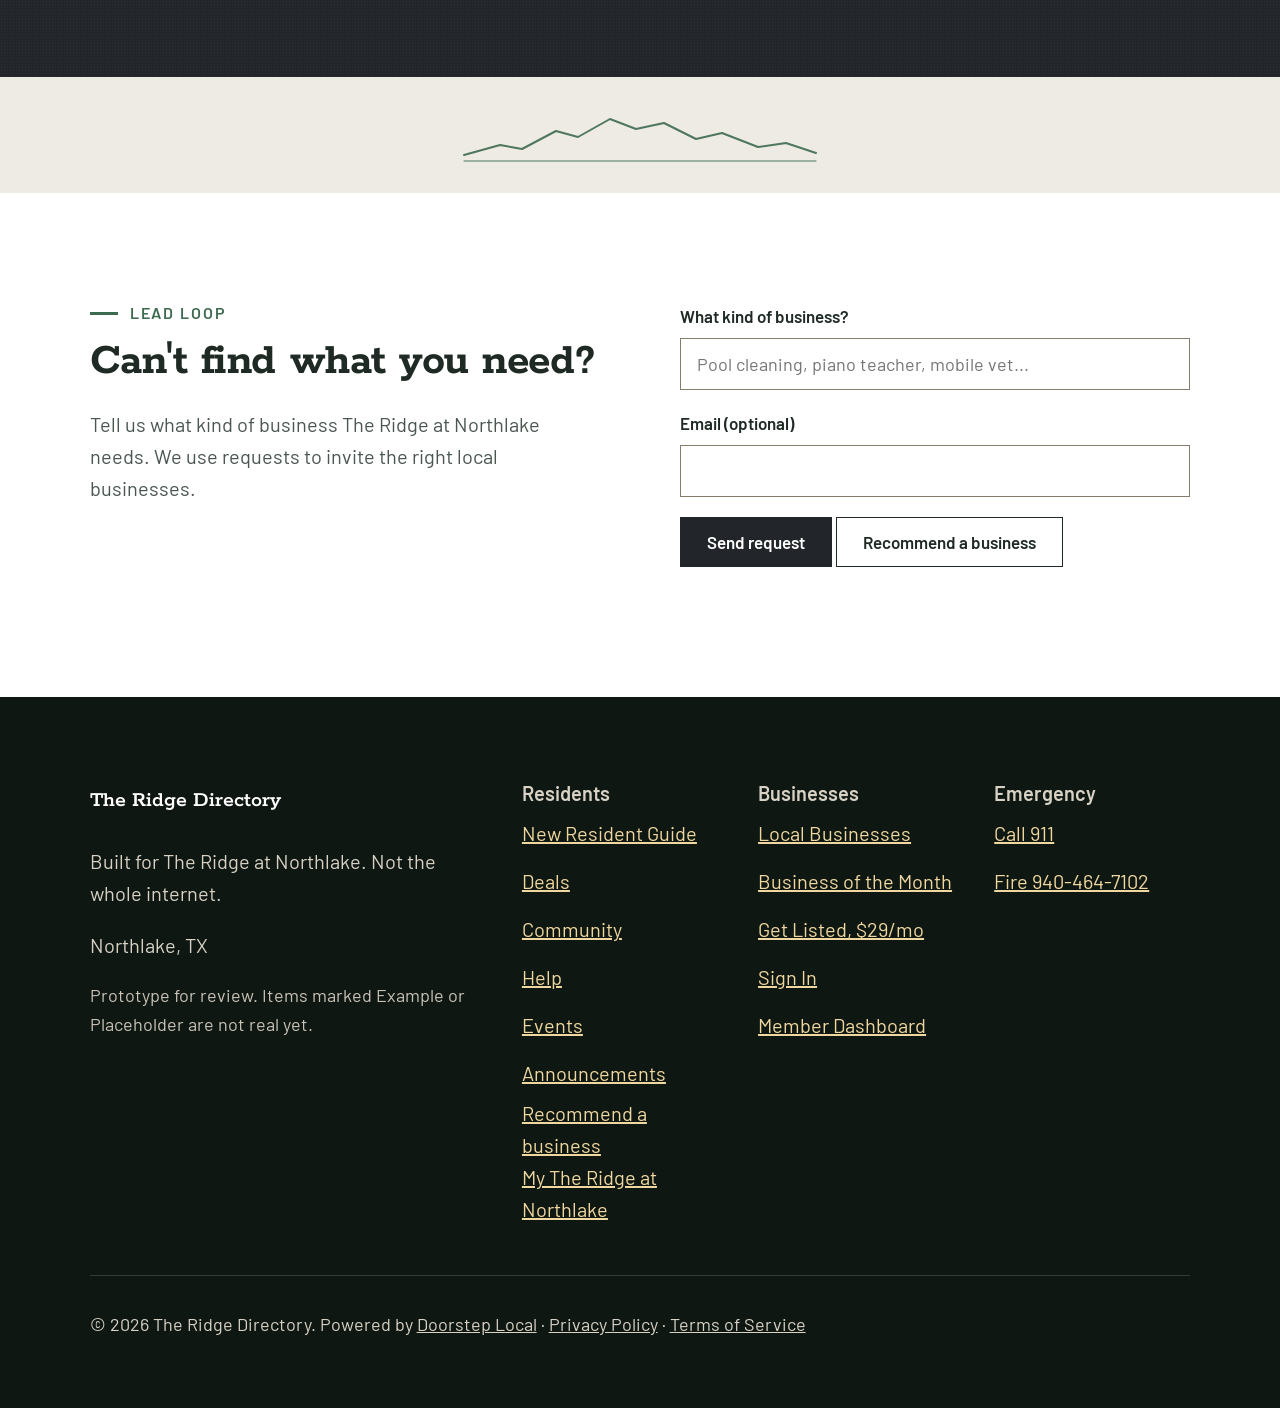
<file: events.html>
<!doctype html>
<html lang="en"><head><meta charset="utf-8"><meta name="viewport" content="width=device-width,initial-scale=1">
<title>Events | The Ridge Directory</title><meta name="description" content="Community events in The Ridge at Northlake."><meta name="robots" content="noindex,nofollow">
<link rel="canonical" href="https://theridgedirectory-preview.clientreview.co/events.html"><meta property="og:title" content="Events | The Ridge Directory"><meta property="og:description" content="Community events in The Ridge at Northlake.">
<meta property="og:url" content="https://theridgedirectory-preview.clientreview.co/events.html"><meta property="og:type" content="website">
<link rel="icon" href="assets/favicon.svg"><link rel="preload" href="fonts/rokkitt.woff2" as="font" type="font/woff2" crossorigin><link rel="preload" href="fonts/barlow-400.woff2" as="font" type="font/woff2" crossorigin>
<link rel="stylesheet" href="css/site.css"><link rel="preload" href="js/site.js" as="script"><link rel="preload" href="js/layout.js" as="script"><link rel="preload" href="js/app.js" as="script">
<script>/* CLS gate: hide main until app.js has rendered the data-driven blocks (removed in app.js; 3s safety). */document.documentElement.classList.add('js-wait');setTimeout(function(){document.documentElement.classList.remove('js-wait')},3000)</script></head>
<body class="nophoto acc-rule type-the-ridge" data-page="events"><div id="hdr"></div><main id="main">
<section class="phero"><div class="wrap"><p class="kicker">Events</p><h1>Events in The Ridge at Northlake</h1><p>Community events in Northlake, TX.</p></div></section><section class="band"><div class="wrap"><div class="head"><div><p class="kicker">Upcoming</p><h2>Coming up</h2></div><div class="seg" role="group" aria-label="View"><label><input type="radio" name="ev" value="list" checked>List</label><label><input type="radio" name="ev" value="month">Month</label></div></div><label for="evsort">Sort</label><select id="evsort" style="min-height:48px;font:inherit;padding:8px 12px;border-radius:10px;border:1px solid #857c6c"><option value="asc">Date (soonest first)</option><option value="desc">Date (latest first)</option><option value="az">Name A to Z</option></select><div class="list" id="evl" style="margin-top:24px"></div></div></section>
<section class="band dark grain cta-band"><div class="wrap split"><div><p class="kicker">For local businesses</p><h2>The Ridge at Northlake lives here. So can your business.</h2></div><div><p class="muted">Join for $29/month and show up when neighbors search The Ridge at Northlake. Add more neighborhoods for $25/mo each.</p><a class="btn btn-gold" href="join.html">See what you get</a></div></div></section><section class="band tight white" id="need"><div class="wrap split"><div><p class="kicker">Lead loop</p><h2>Can't find what you need?</h2><p class="muted">Tell us what kind of business The Ridge at Northlake needs. We use requests to invite the right local businesses.</p></div>
<form data-proto><label for="needw">What kind of business?</label><input id="needw" type="text" placeholder="Pool cleaning, piano teacher, mobile vet..." required>
<p><label for="neede">Email (optional)</label><input id="neede" type="email" autocomplete="email"></p><button class="btn btn-dark" type="submit">Send request</button> <a class="btn btn-ghost" href="recommend.html">Recommend a business</a><p class="formmsg note" role="status"></p></form></div></section>
</main><div id="ftr"></div>
<script src="js/site.js"></script><script src="js/layout.js"></script><script src="js/app.js"></script><script>(function(){var H=window.H,S=H.S,iso=new Date().toISOString().slice(0,10);function d(){var srt=H.$('#evsort').value,mo=(document.querySelector('input[name=ev]:checked')||{}).value==='month';var l=S.events.filter(function(e){return e.date&&e.date>=iso});if(mo){var m=iso.slice(0,7);l=l.filter(function(e){return e.date.slice(0,7)===m})}
l.sort(function(a,b){return srt==='az'?(a.title<b.title?-1:1):srt==='desc'?(a.date<b.date?1:-1):(a.date<b.date?-1:1)});
H.$('#evl').innerHTML=l.length?l.map(function(e){return '<article class="card"><span class="kicker" style="margin:0">'+H.esc(e.type||'Event')+'</span><h3>'+H.esc(e.title)+(e.source==='example'?' '+H.EX:'')+'</h3><p class="sub">'+H.esc(e.when)+'</p></article>'}).join(''):'<p>No upcoming events scheduled yet.</p>'}
H.$('#evsort').onchange=d;document.querySelectorAll('input[name=ev]').forEach(function(r){r.onchange=d});d()})()</script>
</body></html>
</file>
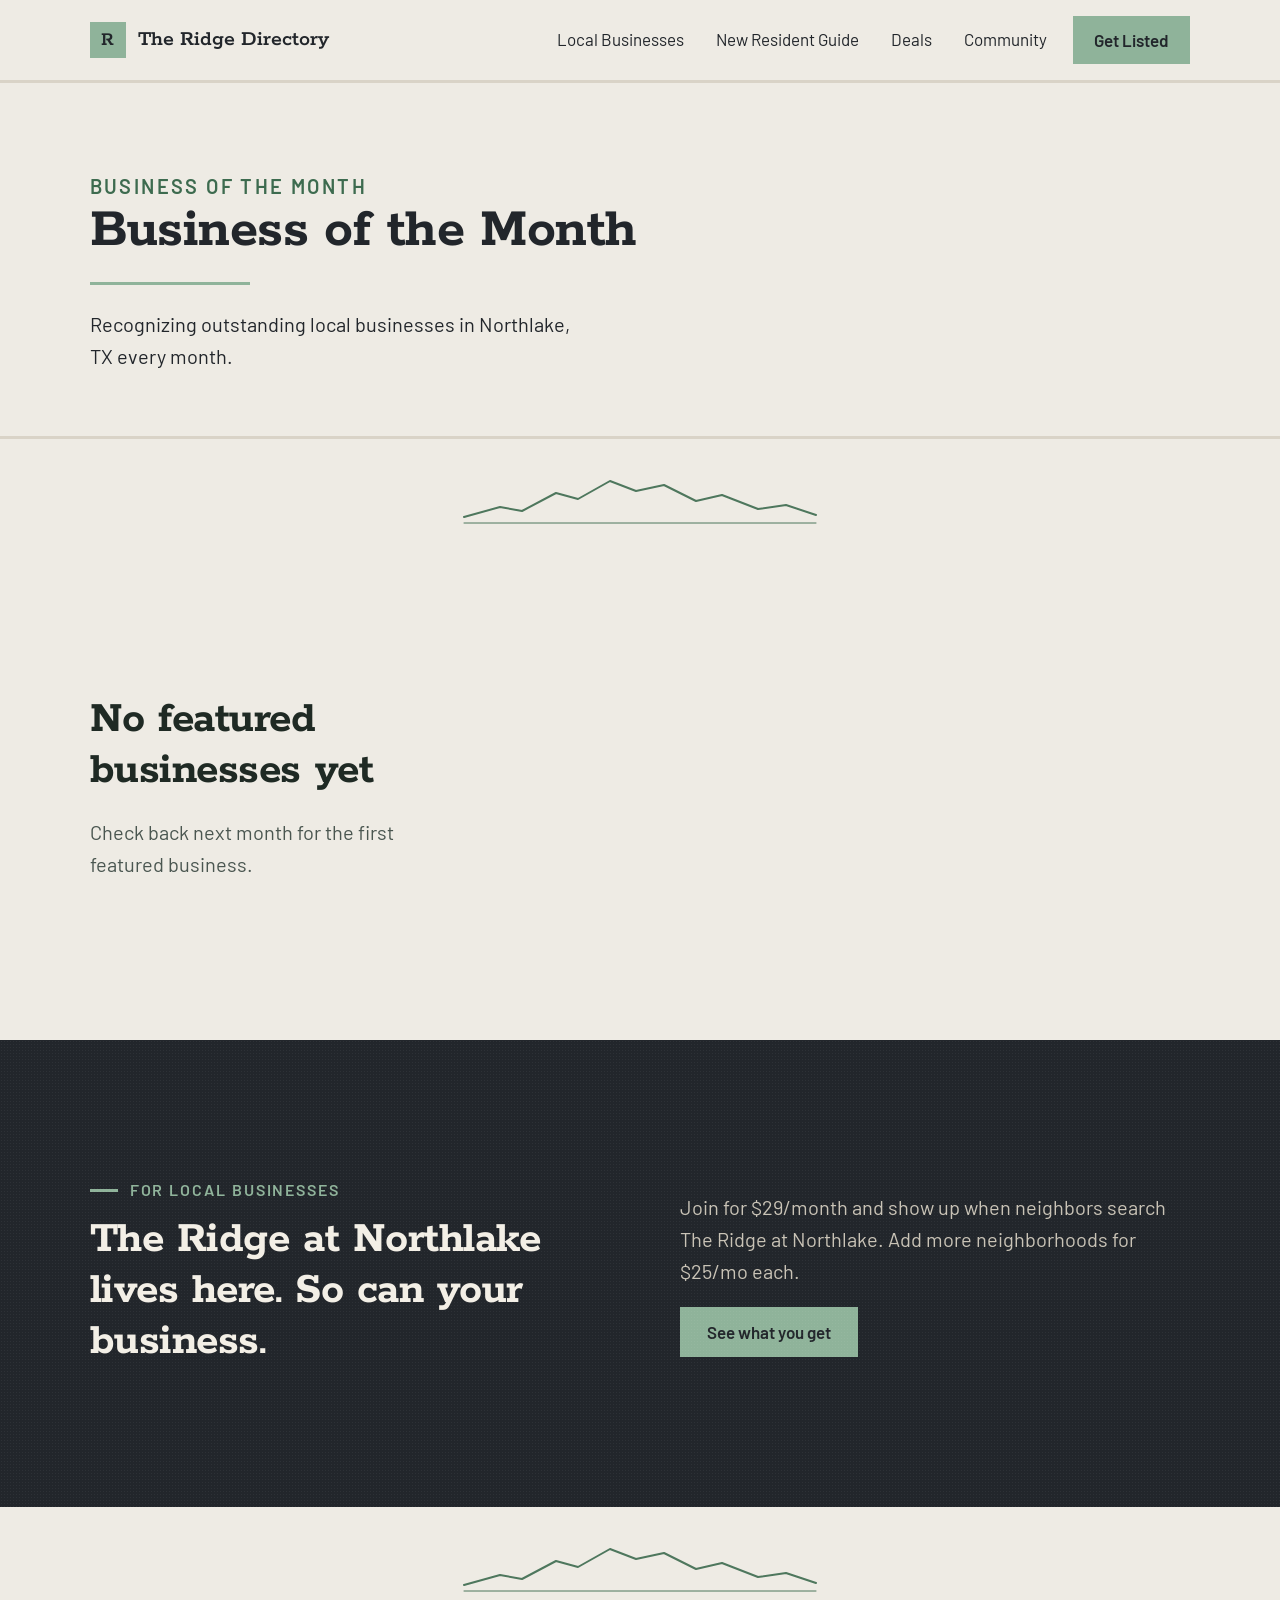
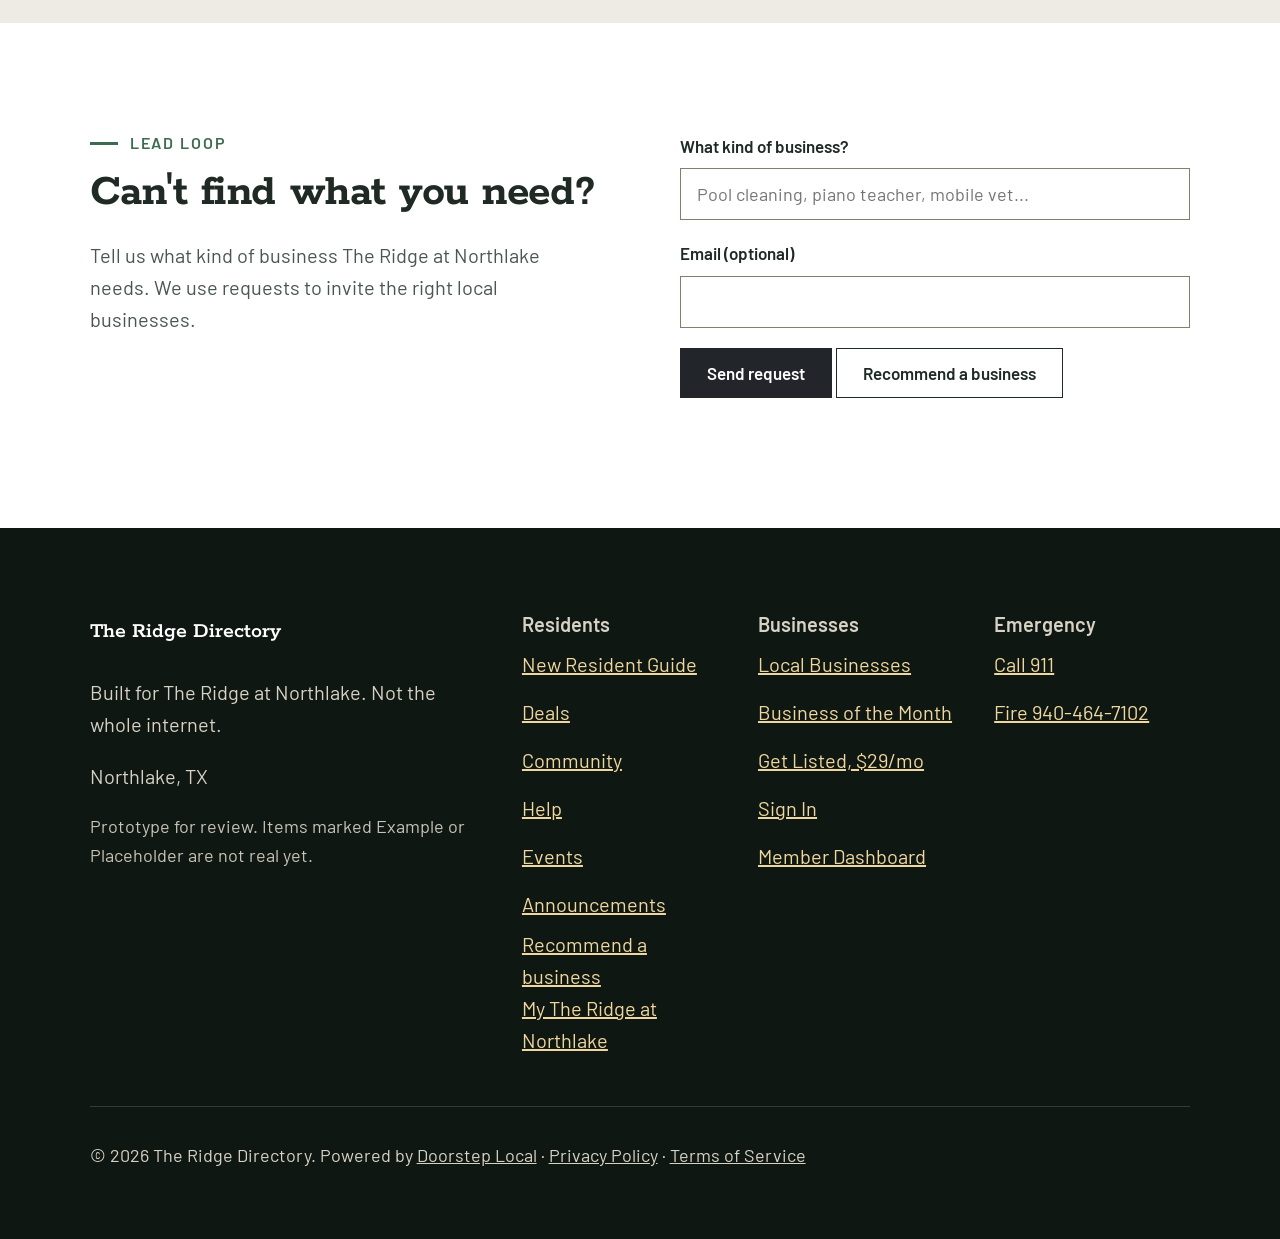
<file: featured.html>
<!doctype html>
<html lang="en"><head><meta charset="utf-8"><meta name="viewport" content="width=device-width,initial-scale=1">
<title>Business of the Month | The Ridge Directory</title><meta name="description" content="Recognizing outstanding local businesses that serve The Ridge at Northlake."><meta name="robots" content="noindex,nofollow">
<link rel="canonical" href="https://theridgedirectory-preview.clientreview.co/featured.html"><meta property="og:title" content="Business of the Month | The Ridge Directory"><meta property="og:description" content="Recognizing outstanding local businesses that serve The Ridge at Northlake.">
<meta property="og:url" content="https://theridgedirectory-preview.clientreview.co/featured.html"><meta property="og:type" content="website">
<link rel="icon" href="assets/favicon.svg"><link rel="preload" href="fonts/rokkitt.woff2" as="font" type="font/woff2" crossorigin><link rel="preload" href="fonts/barlow-400.woff2" as="font" type="font/woff2" crossorigin>
<link rel="stylesheet" href="css/site.css"><link rel="preload" href="js/site.js" as="script"><link rel="preload" href="js/layout.js" as="script"><link rel="preload" href="js/app.js" as="script">
<script>/* CLS gate: hide main until app.js has rendered the data-driven blocks (removed in app.js; 3s safety). */document.documentElement.classList.add('js-wait');setTimeout(function(){document.documentElement.classList.remove('js-wait')},3000)</script></head>
<body class="nophoto acc-rule type-the-ridge" data-page="featured"><div id="hdr"></div><main id="main">
<section class="phero"><div class="wrap"><p class="kicker">Business of the Month</p><h1>Business of the Month</h1><p>Recognizing outstanding local businesses in Northlake, TX every month.</p></div></section><section class="band"><div class="wrap"><div class="list" id="fl"></div></div></section>
<section class="band dark grain cta-band"><div class="wrap split"><div><p class="kicker">For local businesses</p><h2>The Ridge at Northlake lives here. So can your business.</h2></div><div><p class="muted">Join for $29/month and show up when neighbors search The Ridge at Northlake. Add more neighborhoods for $25/mo each.</p><a class="btn btn-gold" href="join.html">See what you get</a></div></div></section><section class="band tight white" id="need"><div class="wrap split"><div><p class="kicker">Lead loop</p><h2>Can't find what you need?</h2><p class="muted">Tell us what kind of business The Ridge at Northlake needs. We use requests to invite the right local businesses.</p></div>
<form data-proto><label for="needw">What kind of business?</label><input id="needw" type="text" placeholder="Pool cleaning, piano teacher, mobile vet..." required>
<p><label for="neede">Email (optional)</label><input id="neede" type="email" autocomplete="email"></p><button class="btn btn-dark" type="submit">Send request</button> <a class="btn btn-ghost" href="recommend.html">Recommend a business</a><p class="formmsg note" role="status"></p></form></div></section>
</main><div id="ftr"></div>
<script src="js/site.js"></script><script src="js/layout.js"></script><script src="js/app.js"></script><script>(function(){var H=window.H,S=H.S,F=(S.featured||[]).map(function(f){return S.businesses.filter(function(b){return b.id===f.biz&&b.source==='live'})[0]}).filter(Boolean);H.$('#fl').innerHTML=F.length?F.map(H.bizCard).join(''):'<div><h2>No featured businesses yet</h2><p class="muted">Check back next month for the first featured business.</p></div>'})()</script>
</body></html>
</file>
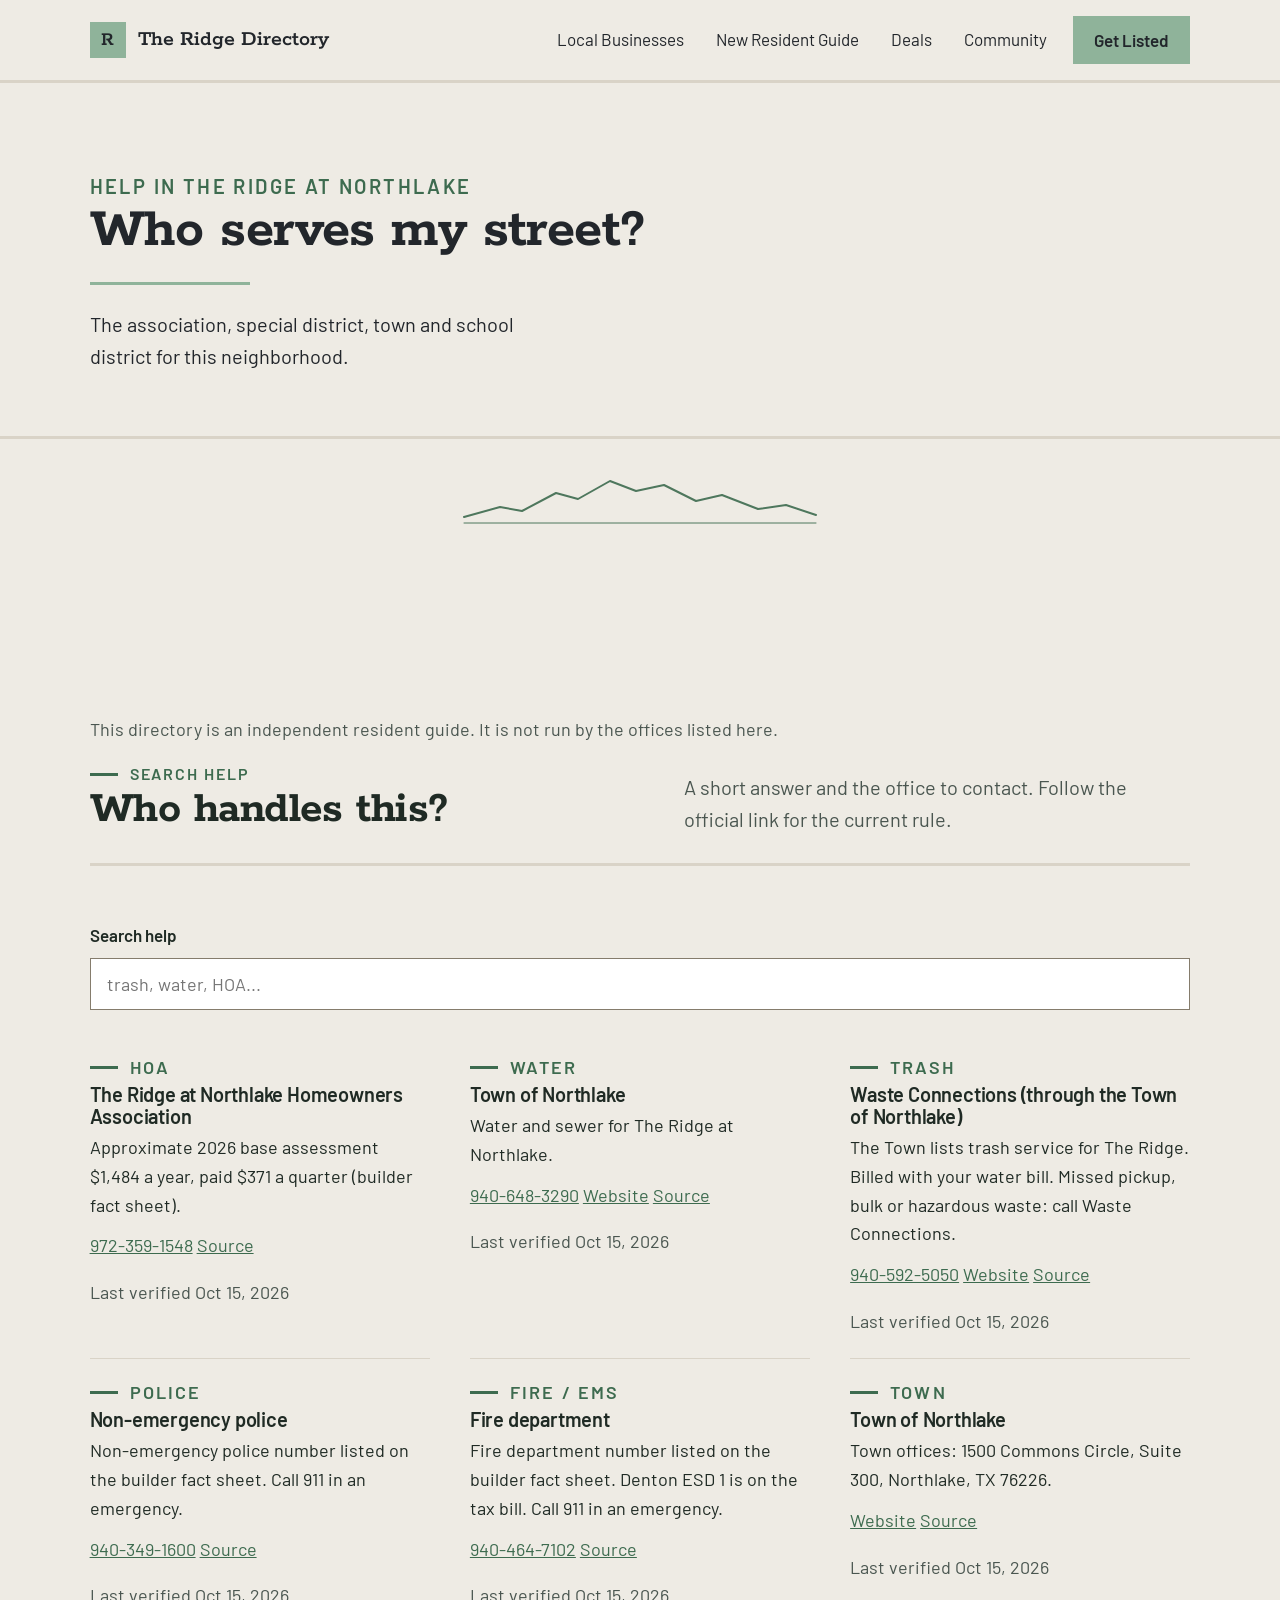
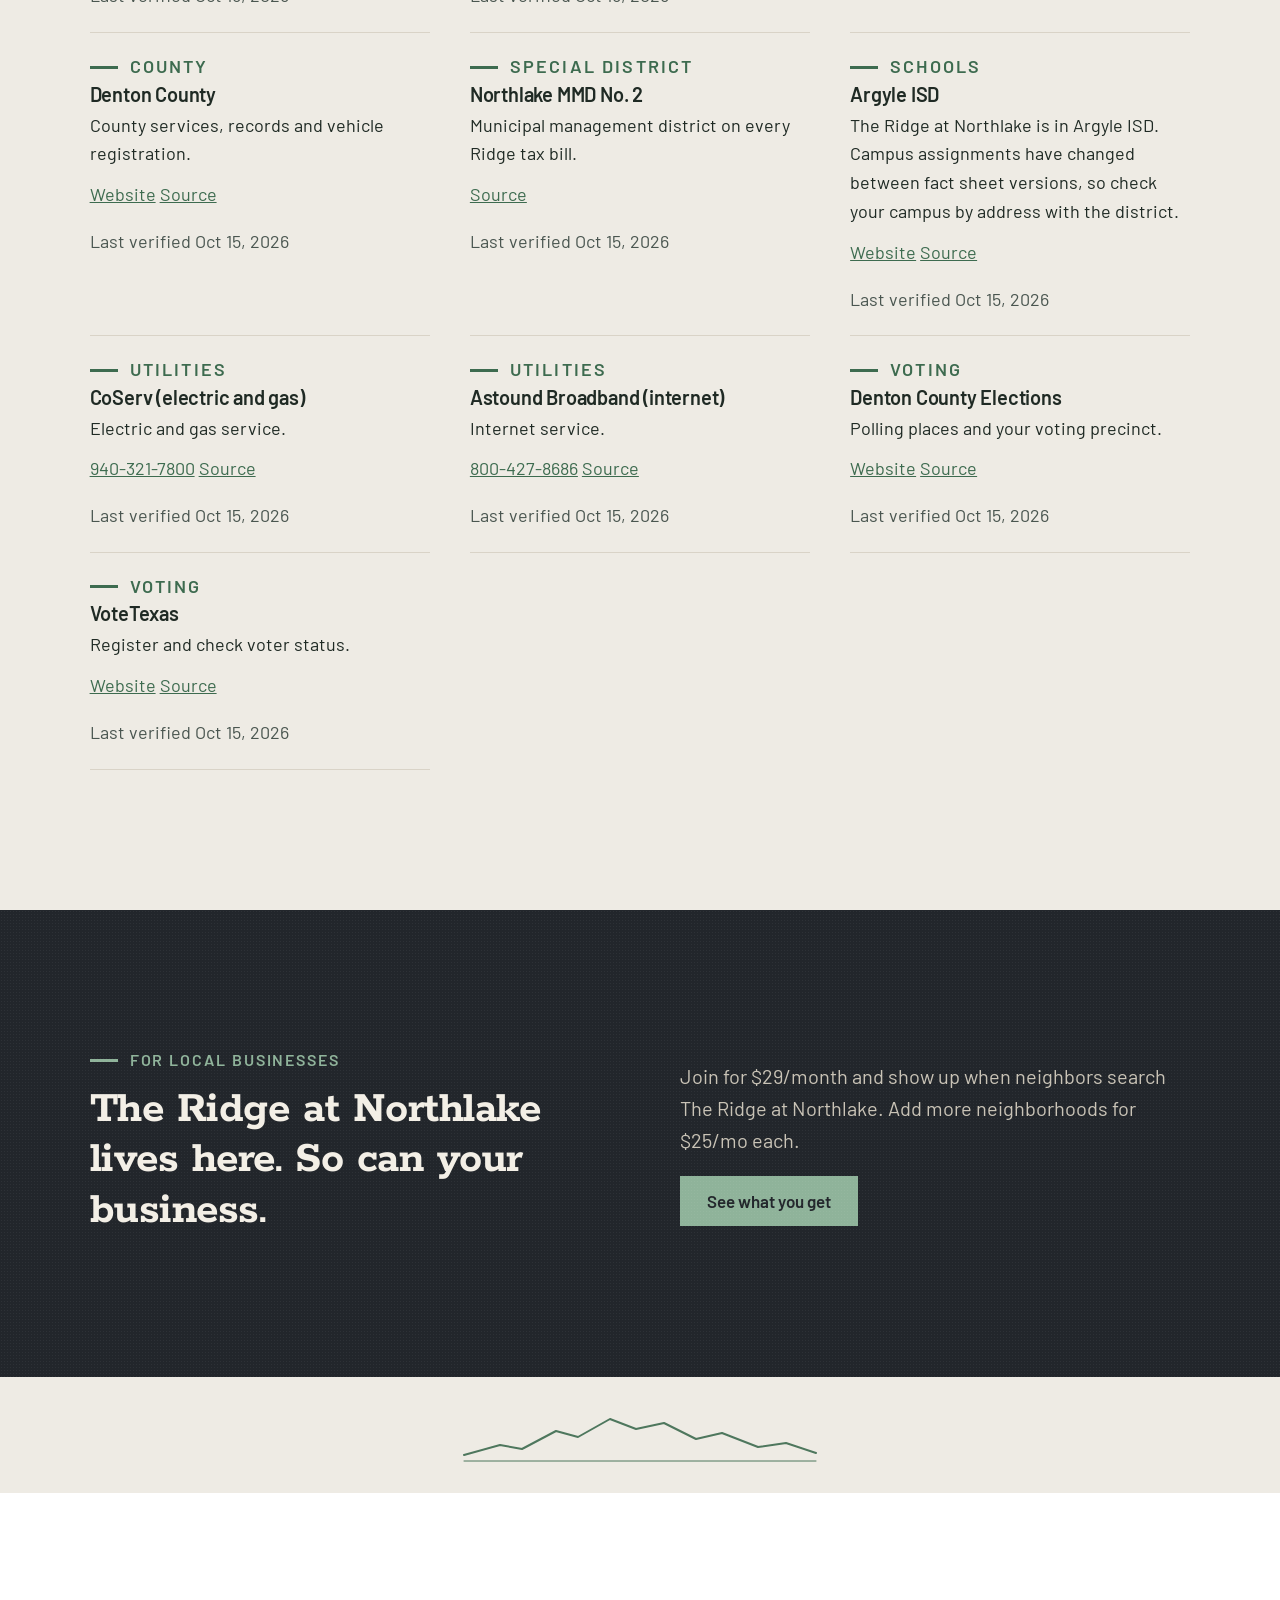
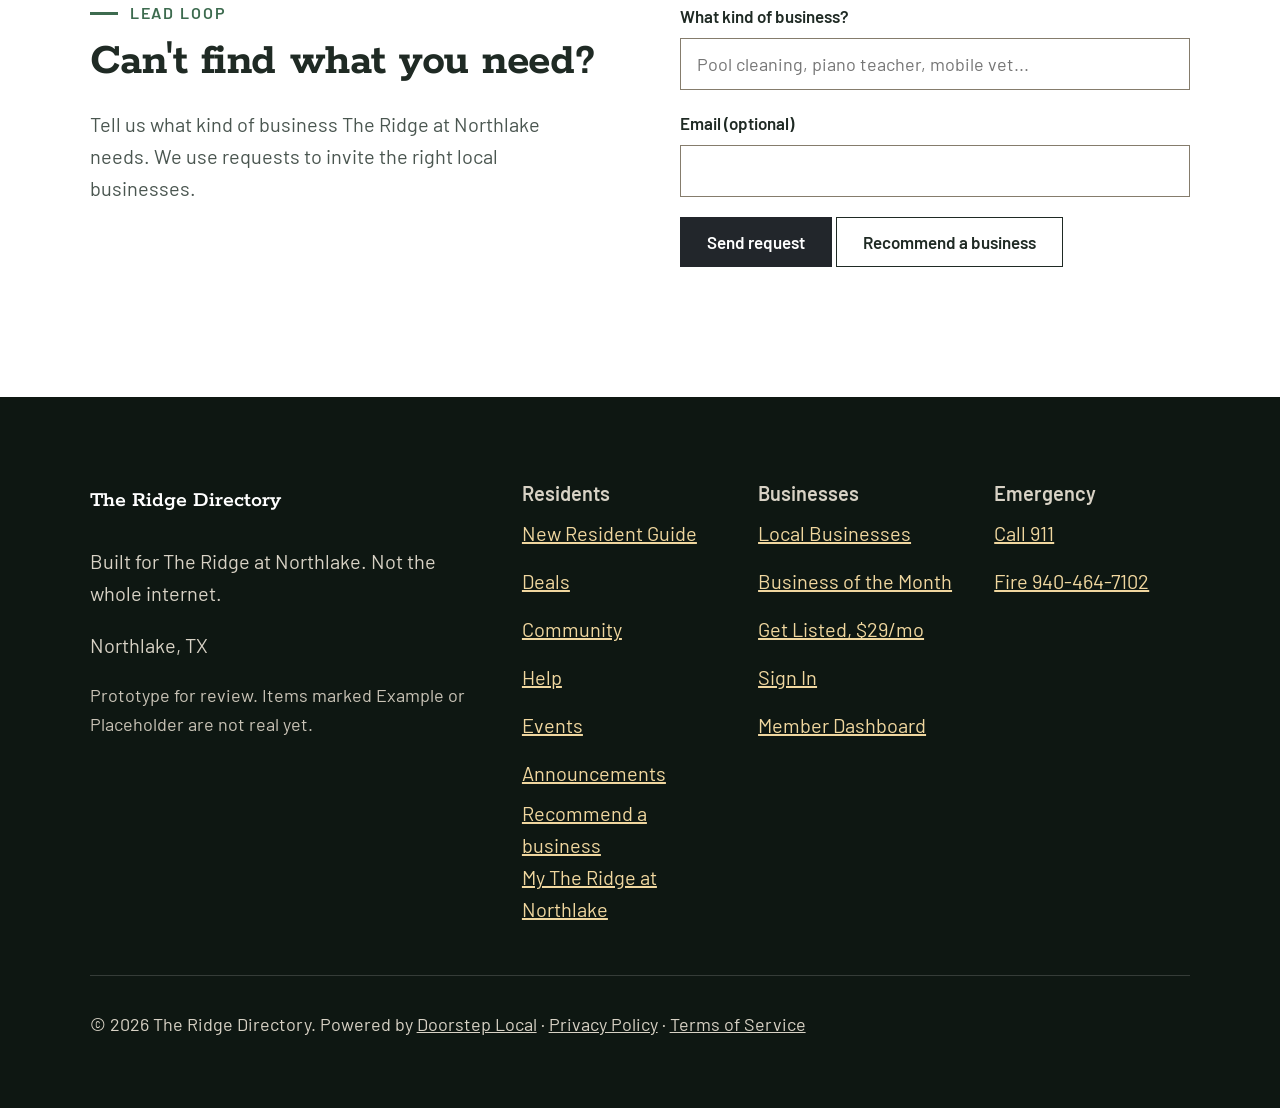
<file: help.html>
<!doctype html>
<html lang="en"><head><meta charset="utf-8"><meta name="viewport" content="width=device-width,initial-scale=1">
<title>Help | The Ridge Directory</title><meta name="description" content="Who handles trash, water, police, HOA, schools and voting in The Ridge at Northlake."><meta name="robots" content="noindex,nofollow">
<link rel="canonical" href="https://theridgedirectory-preview.clientreview.co/help.html"><meta property="og:title" content="Help | The Ridge Directory"><meta property="og:description" content="Who handles trash, water, police, HOA, schools and voting in The Ridge at Northlake.">
<meta property="og:url" content="https://theridgedirectory-preview.clientreview.co/help.html"><meta property="og:type" content="website">
<link rel="icon" href="assets/favicon.svg"><link rel="preload" href="fonts/rokkitt.woff2" as="font" type="font/woff2" crossorigin><link rel="preload" href="fonts/barlow-400.woff2" as="font" type="font/woff2" crossorigin>
<link rel="stylesheet" href="css/site.css"><link rel="preload" href="js/site.js" as="script"><link rel="preload" href="js/layout.js" as="script"><link rel="preload" href="js/app.js" as="script">
<script>/* CLS gate: hide main until app.js has rendered the data-driven blocks (removed in app.js; 3s safety). */document.documentElement.classList.add('js-wait');setTimeout(function(){document.documentElement.classList.remove('js-wait')},3000)</script></head>
<body class="nophoto acc-rule type-the-ridge" data-page="help"><div id="hdr"></div><main id="main">
<section class="phero"><div class="wrap"><p class="kicker">Help in The Ridge at Northlake</p><h1>Who serves my street?</h1><p>The association, special district, town and school district for this neighborhood.</p></div></section><section class="band" data-needs="resources"><div class="wrap"><p class="note">This directory is an independent resident guide. It is not run by the offices listed here.</p><div class="head"><div><p class="kicker">Search help</p><h2>Who handles this?</h2></div><p class="muted">A short answer and the office to contact. Follow the official link for the current rule.</p></div><label for="hq">Search help</label><input id="hq" type="search" autocomplete="off" placeholder="trash, water, HOA..."><div class="guide" id="hl" style="margin-top:24px"></div></div></section><section class="band" id="hempty" hidden><div class="wrap"><h2>Resident info is coming soon</h2><p class="muted">This section appears once The Ridge at Northlake contacts are entered and verified.</p><a class="btn btn-dark" href="members.html">Find local help</a></div></section>
<section class="band dark grain cta-band"><div class="wrap split"><div><p class="kicker">For local businesses</p><h2>The Ridge at Northlake lives here. So can your business.</h2></div><div><p class="muted">Join for $29/month and show up when neighbors search The Ridge at Northlake. Add more neighborhoods for $25/mo each.</p><a class="btn btn-gold" href="join.html">See what you get</a></div></div></section><section class="band tight white" id="need"><div class="wrap split"><div><p class="kicker">Lead loop</p><h2>Can't find what you need?</h2><p class="muted">Tell us what kind of business The Ridge at Northlake needs. We use requests to invite the right local businesses.</p></div>
<form data-proto><label for="needw">What kind of business?</label><input id="needw" type="text" placeholder="Pool cleaning, piano teacher, mobile vet..." required>
<p><label for="neede">Email (optional)</label><input id="neede" type="email" autocomplete="email"></p><button class="btn btn-dark" type="submit">Send request</button> <a class="btn btn-ghost" href="recommend.html">Recommend a business</a><p class="formmsg note" role="status"></p></form></div></section>
</main><div id="ftr"></div>
<script src="js/site.js"></script><script src="js/layout.js"></script><script src="js/app.js"></script><script>(function(){var H=window.H,R=H.S.resources||[];if(!R.length){H.$('#hempty').hidden=false;return}function d(){var q=H.$('#hq').value.toLowerCase();H.$('#hl').innerHTML=R.filter(function(r){return !q||(r.group+' '+r.name+' '+r.detail).toLowerCase().indexOf(q)>-1}).map(function(r){return '<div><p class="kicker" style="margin:0 0 4px">'+H.esc(r.group)+(r.sideLabel?' / '+H.esc(r.sideLabel):'')+'</p><h3>'+H.esc(r.name)+'</h3><p>'+H.esc(r.detail)+'</p><p>'+(r.phone?'<a href="tel:'+r.phone.replace(/\D/g,'')+'">'+r.phone+'</a> ':'')+(r.web?'<a href="'+r.web+'" rel="noopener">Website</a> ':'')+(r.src?'<a href="'+r.src+'" rel="noopener">Source</a>':'')+'</p>'+H.verified(r.verified)+'</div>'}).join('')||'<p>No match. Try trash, water or HOA.</p>'}H.$('#hq').oninput=d;d()})()</script>
</body></html>
</file>
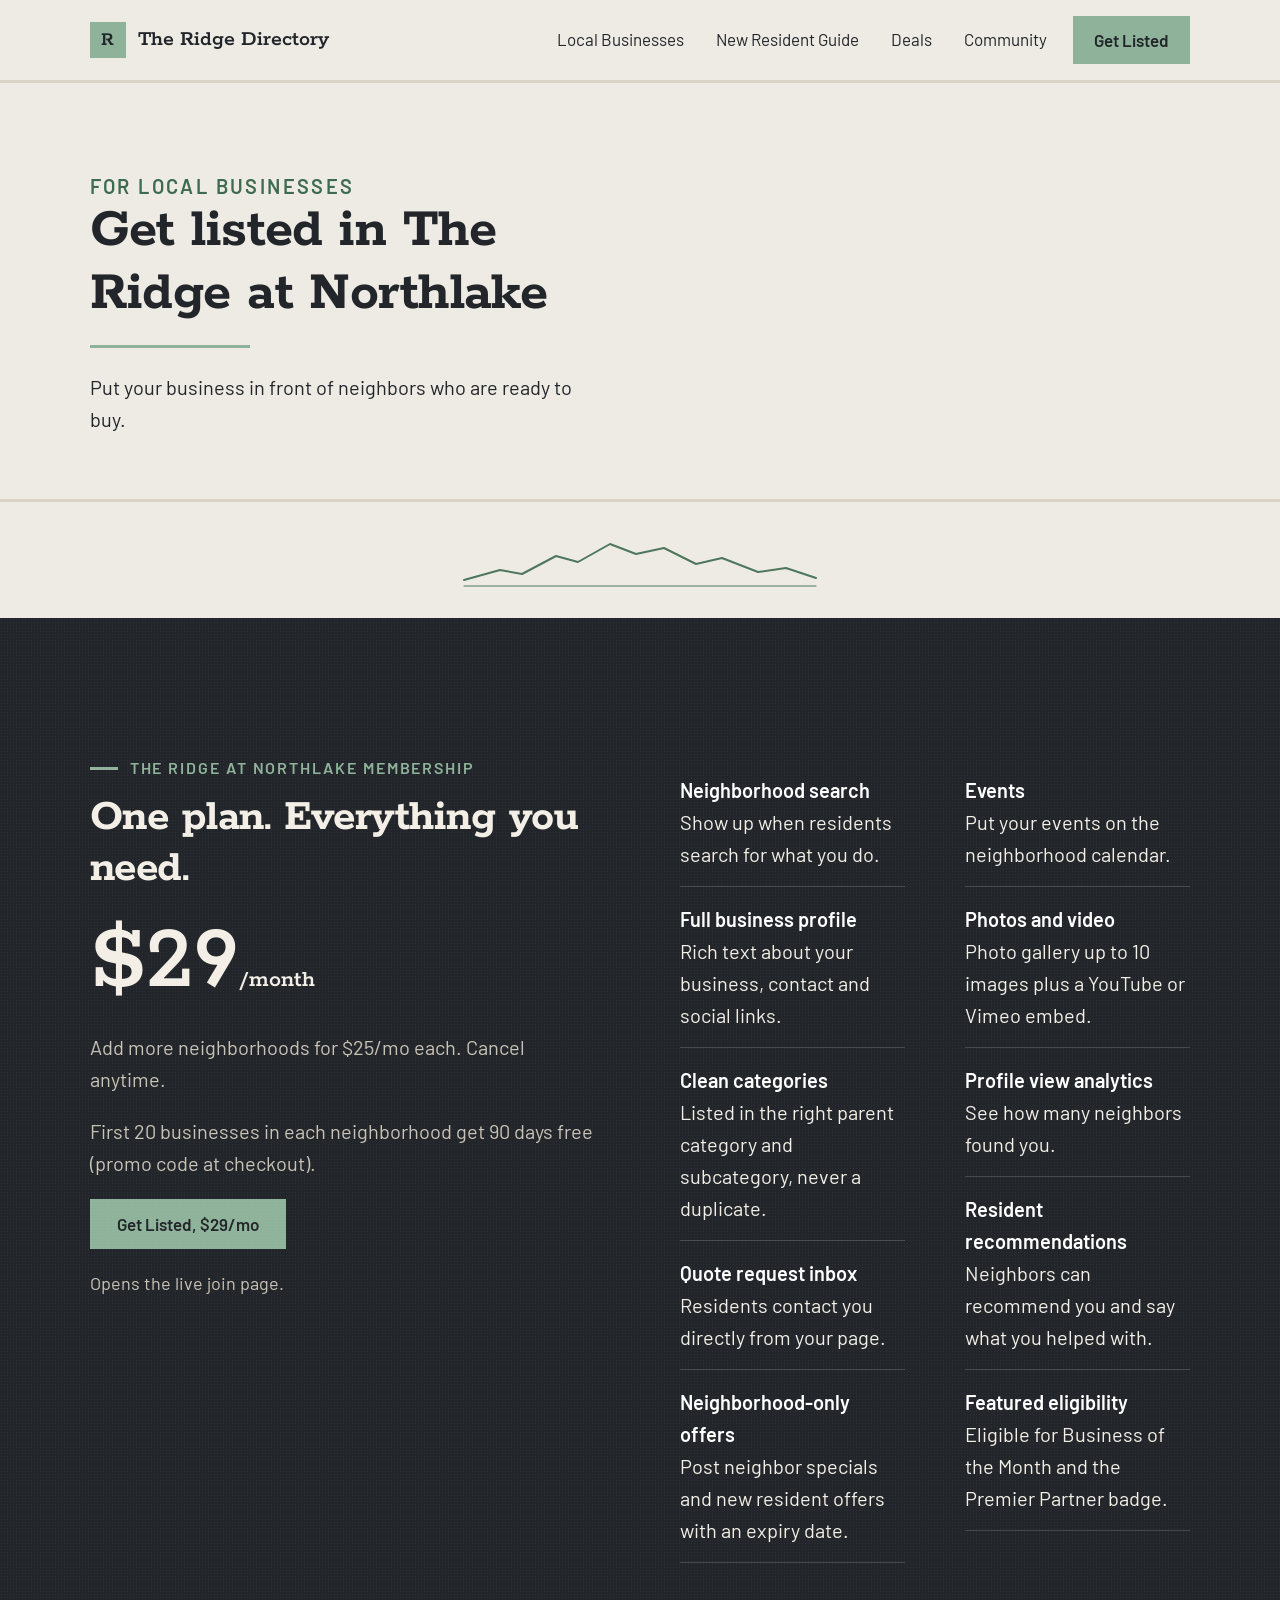
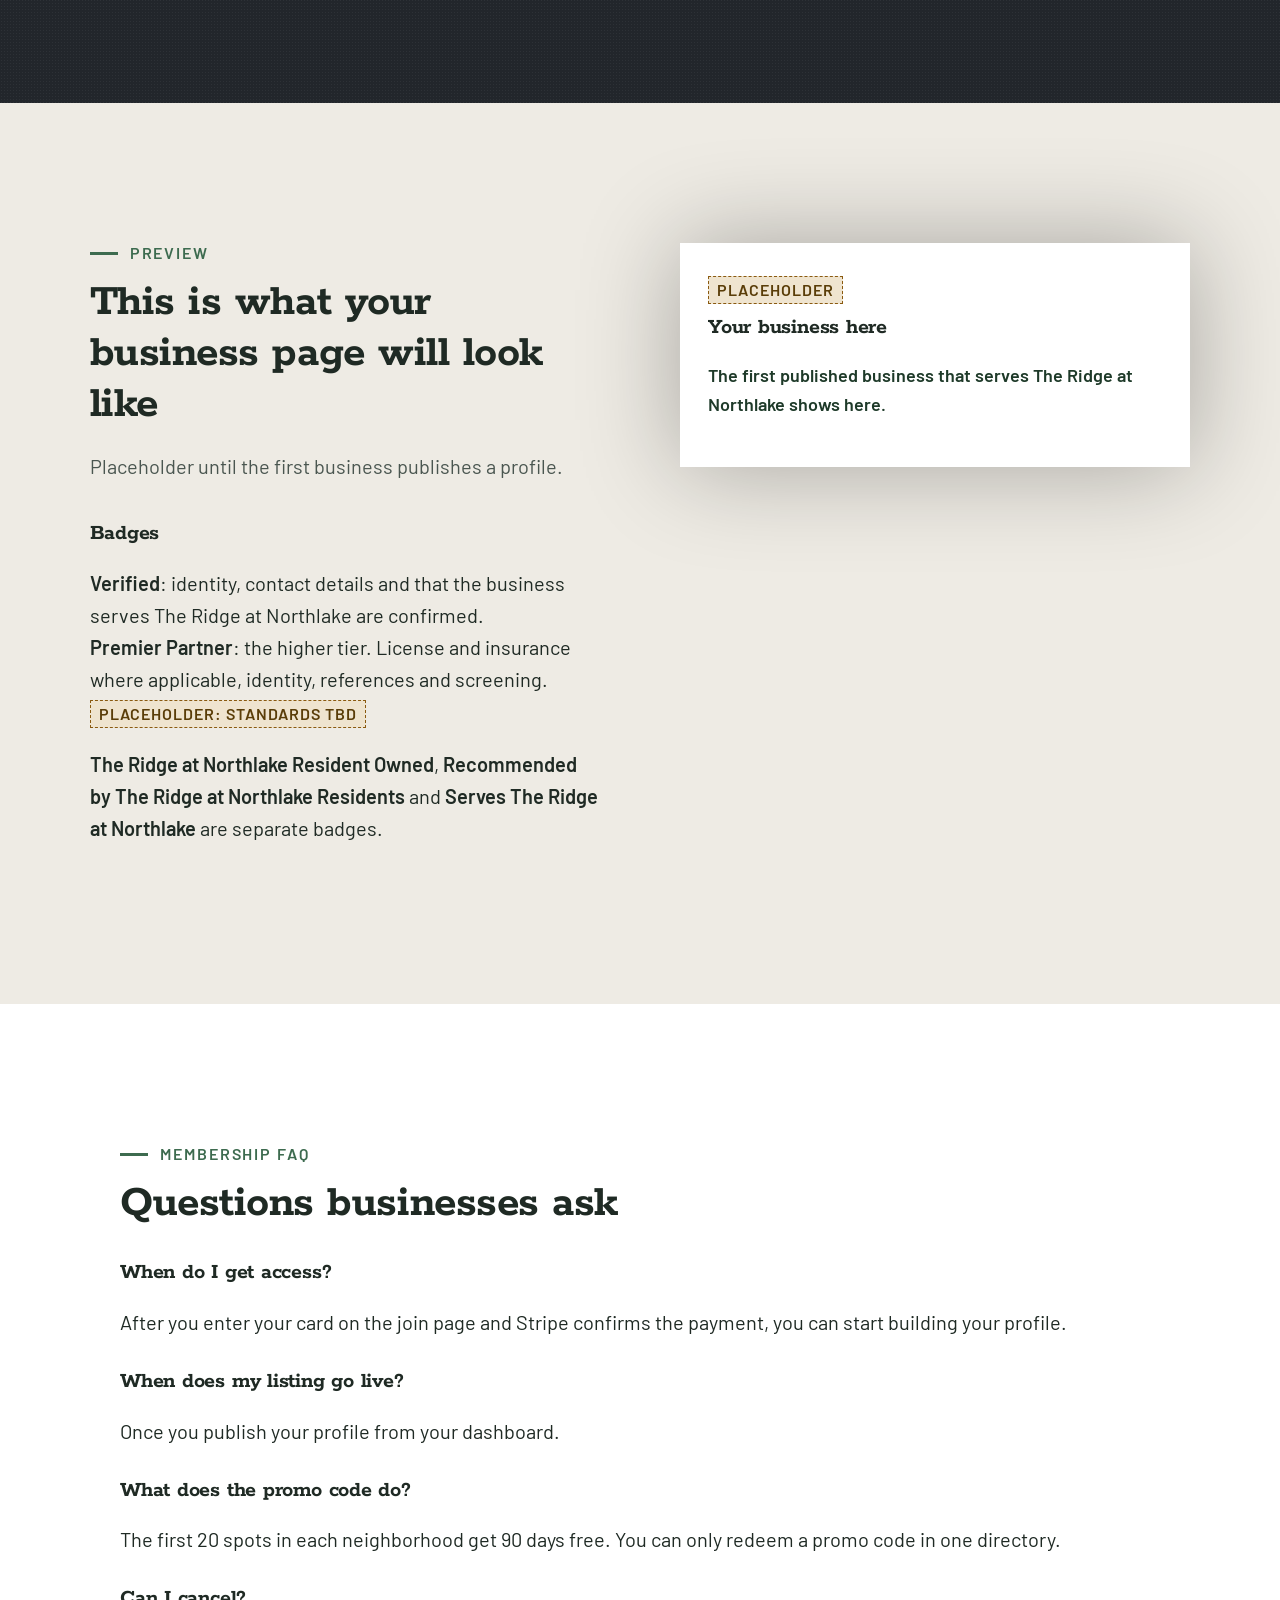
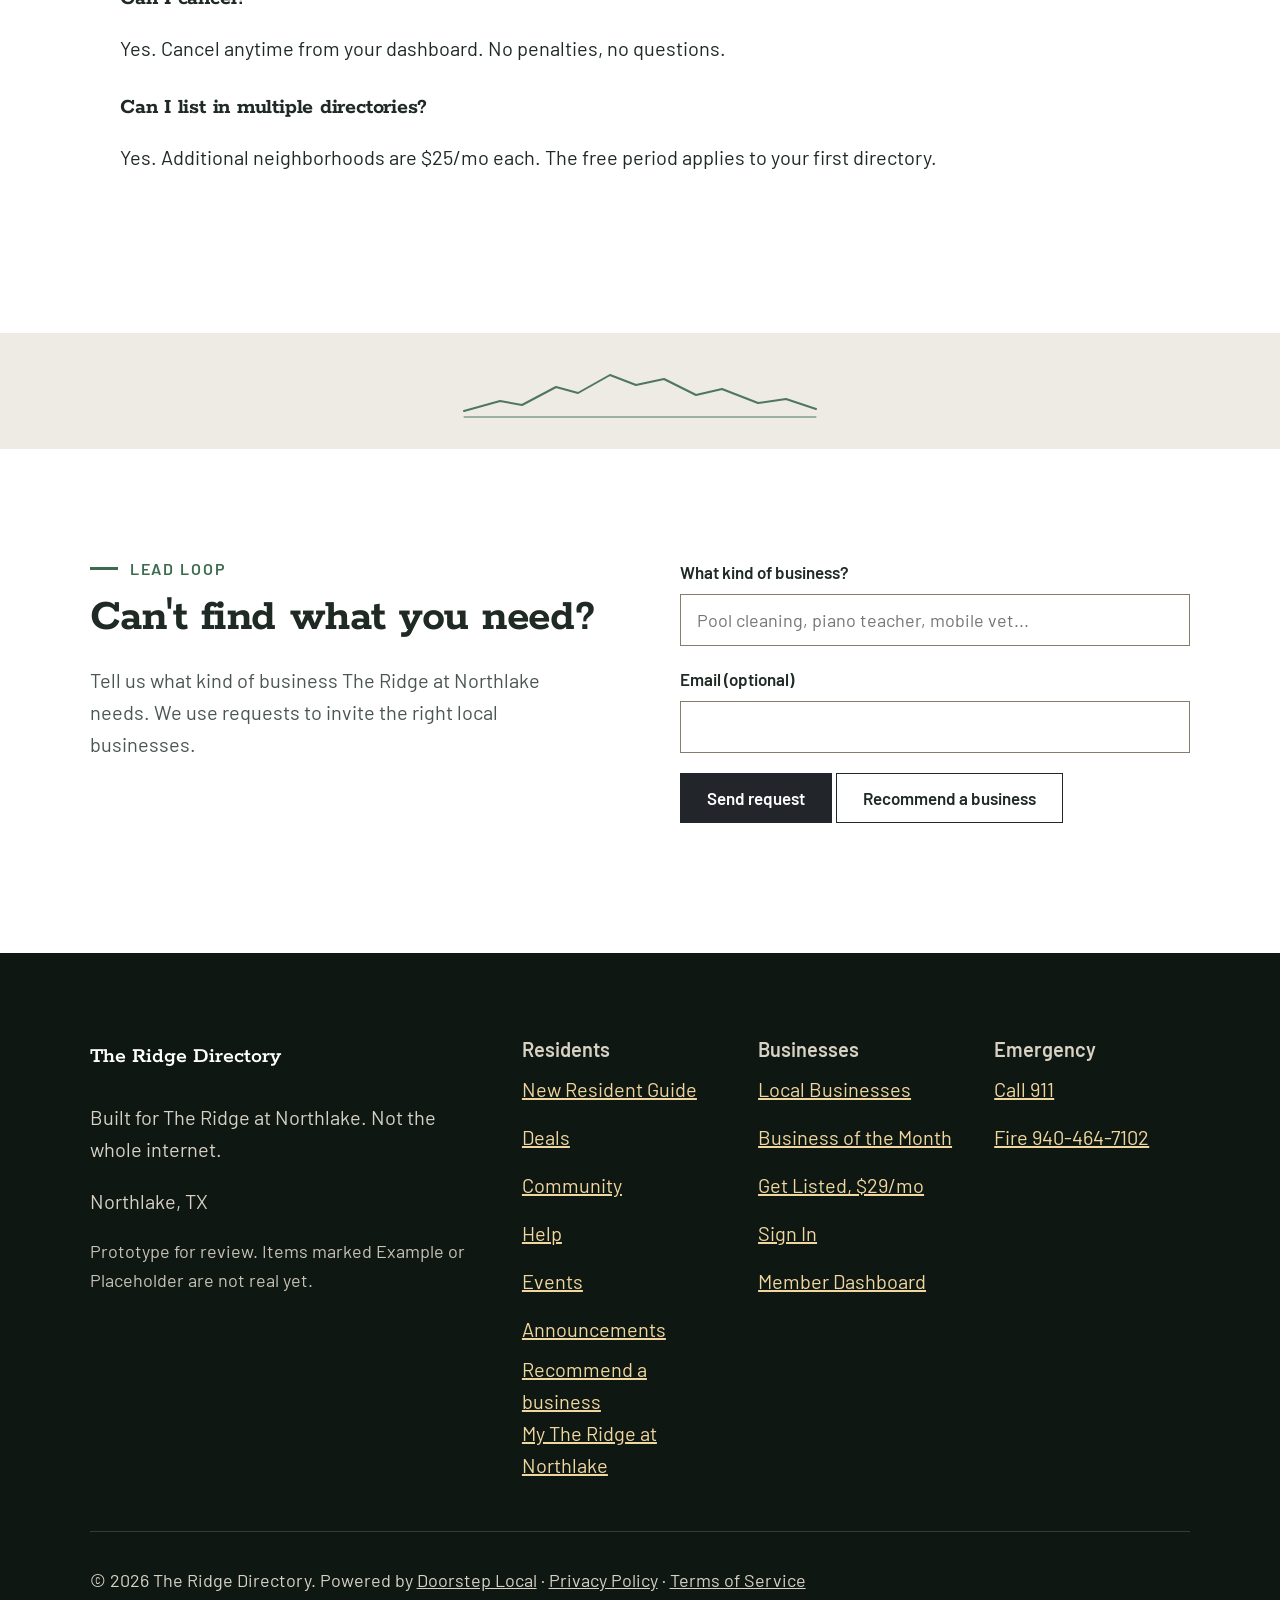
<file: join.html>
<!doctype html>
<html lang="en"><head><meta charset="utf-8"><meta name="viewport" content="width=device-width,initial-scale=1">
<title>Get Listed in The Ridge at Northlake, $29/mo | The Ridge Directory</title><meta name="description" content="Put your business in front of The Ridge at Northlake neighbors who are ready to buy. $29 per month, more neighborhoods $25 per month each."><meta name="robots" content="noindex,nofollow">
<link rel="canonical" href="https://theridgedirectory-preview.clientreview.co/join.html"><meta property="og:title" content="Get Listed in The Ridge at Northlake, $29/mo | The Ridge Directory"><meta property="og:description" content="Put your business in front of The Ridge at Northlake neighbors who are ready to buy. $29 per month, more neighborhoods $25 per month each.">
<meta property="og:url" content="https://theridgedirectory-preview.clientreview.co/join.html"><meta property="og:type" content="website">
<link rel="icon" href="assets/favicon.svg"><link rel="preload" href="fonts/rokkitt.woff2" as="font" type="font/woff2" crossorigin><link rel="preload" href="fonts/barlow-400.woff2" as="font" type="font/woff2" crossorigin>
<link rel="stylesheet" href="css/site.css"><link rel="preload" href="js/site.js" as="script"><link rel="preload" href="js/layout.js" as="script"><link rel="preload" href="js/app.js" as="script">
<script>/* CLS gate: hide main until app.js has rendered the data-driven blocks (removed in app.js; 3s safety). */document.documentElement.classList.add('js-wait');setTimeout(function(){document.documentElement.classList.remove('js-wait')},3000)</script></head>
<body class="nophoto acc-rule type-the-ridge" data-page="join"><div id="hdr"></div><main id="main">
<section class="phero"><div class="wrap"><p class="kicker">For local businesses</p><h1>Get listed in The Ridge at Northlake</h1><p>Put your business in front of neighbors who are ready to buy.</p></div></section><section class="band dark grain"><div class="wrap split"><div><p class="kicker">The Ridge at Northlake Membership</p><h2>One plan. Everything you need.</h2><p class="price">$29<small>/month</small></p><p class="muted">Add more neighborhoods for $25/mo each. Cancel anytime.</p><p class="muted" id="promo"></p><a class="btn btn-gold" href="https://theridgedirectory.com/ridge-at-northlake/join" rel="noopener">Get Listed, $29/mo</a><p class="note">Opens the live join page.</p></div><ul class="feat" id="feat"></ul></div></section>
<section class="band"><div class="wrap split"><div><p class="kicker">Preview</p><h2>This is what your business page will look like</h2><p class="muted" id="pvnote"></p>
<h3 style="margin-top:40px">Badges</h3><p><b>Verified</b>: identity, contact details and that the business serves The Ridge at Northlake are confirmed.<br><b>Premier Partner</b>: the higher tier. License and insurance where applicable, identity, references and screening. <span class="ex">Placeholder: standards TBD</span></p>
<p><b>The Ridge at Northlake Resident Owned</b>, <b>Recommended by The Ridge at Northlake Residents</b> and <b>Serves The Ridge at Northlake</b> are separate badges.</p></div>
<div class="profile" id="pitch"></div></div></section>
<section class="band white" id="faq-sec"><div class="wrap measure"><p class="kicker">Membership FAQ</p><h2>Questions businesses ask</h2><div id="faq"></div></div></section>
<section class="band tight white" id="need"><div class="wrap split"><div><p class="kicker">Lead loop</p><h2>Can't find what you need?</h2><p class="muted">Tell us what kind of business The Ridge at Northlake needs. We use requests to invite the right local businesses.</p></div>
<form data-proto><label for="needw">What kind of business?</label><input id="needw" type="text" placeholder="Pool cleaning, piano teacher, mobile vet..." required>
<p><label for="neede">Email (optional)</label><input id="neede" type="email" autocomplete="email"></p><button class="btn btn-dark" type="submit">Send request</button> <a class="btn btn-ghost" href="recommend.html">Recommend a business</a><p class="formmsg note" role="status"></p></form></div></section>
</main><div id="ftr"></div>
<script src="js/site.js"></script><script src="js/layout.js"></script><script src="js/app.js"></script><script>(function(){var H=window.H,S=H.S,b=null;H.$('#promo').textContent=S.join.promo;H.$('#feat').innerHTML=S.join.features.map(function(f){return '<li><b>'+f[0]+'</b>'+f[1]+'</li>'}).join('');
H.renderPitch('join');var Q=S.join.faq||[];if(!Q.length)H.$('#faq-sec').hidden=true;H.$('#faq').innerHTML=Q.map(function(q){return '<h3 style="margin-top:32px">'+H.esc(q[0])+'</h3><p>'+H.esc(q[1])+'</p>'}).join('')})()</script>
</body></html>
</file>
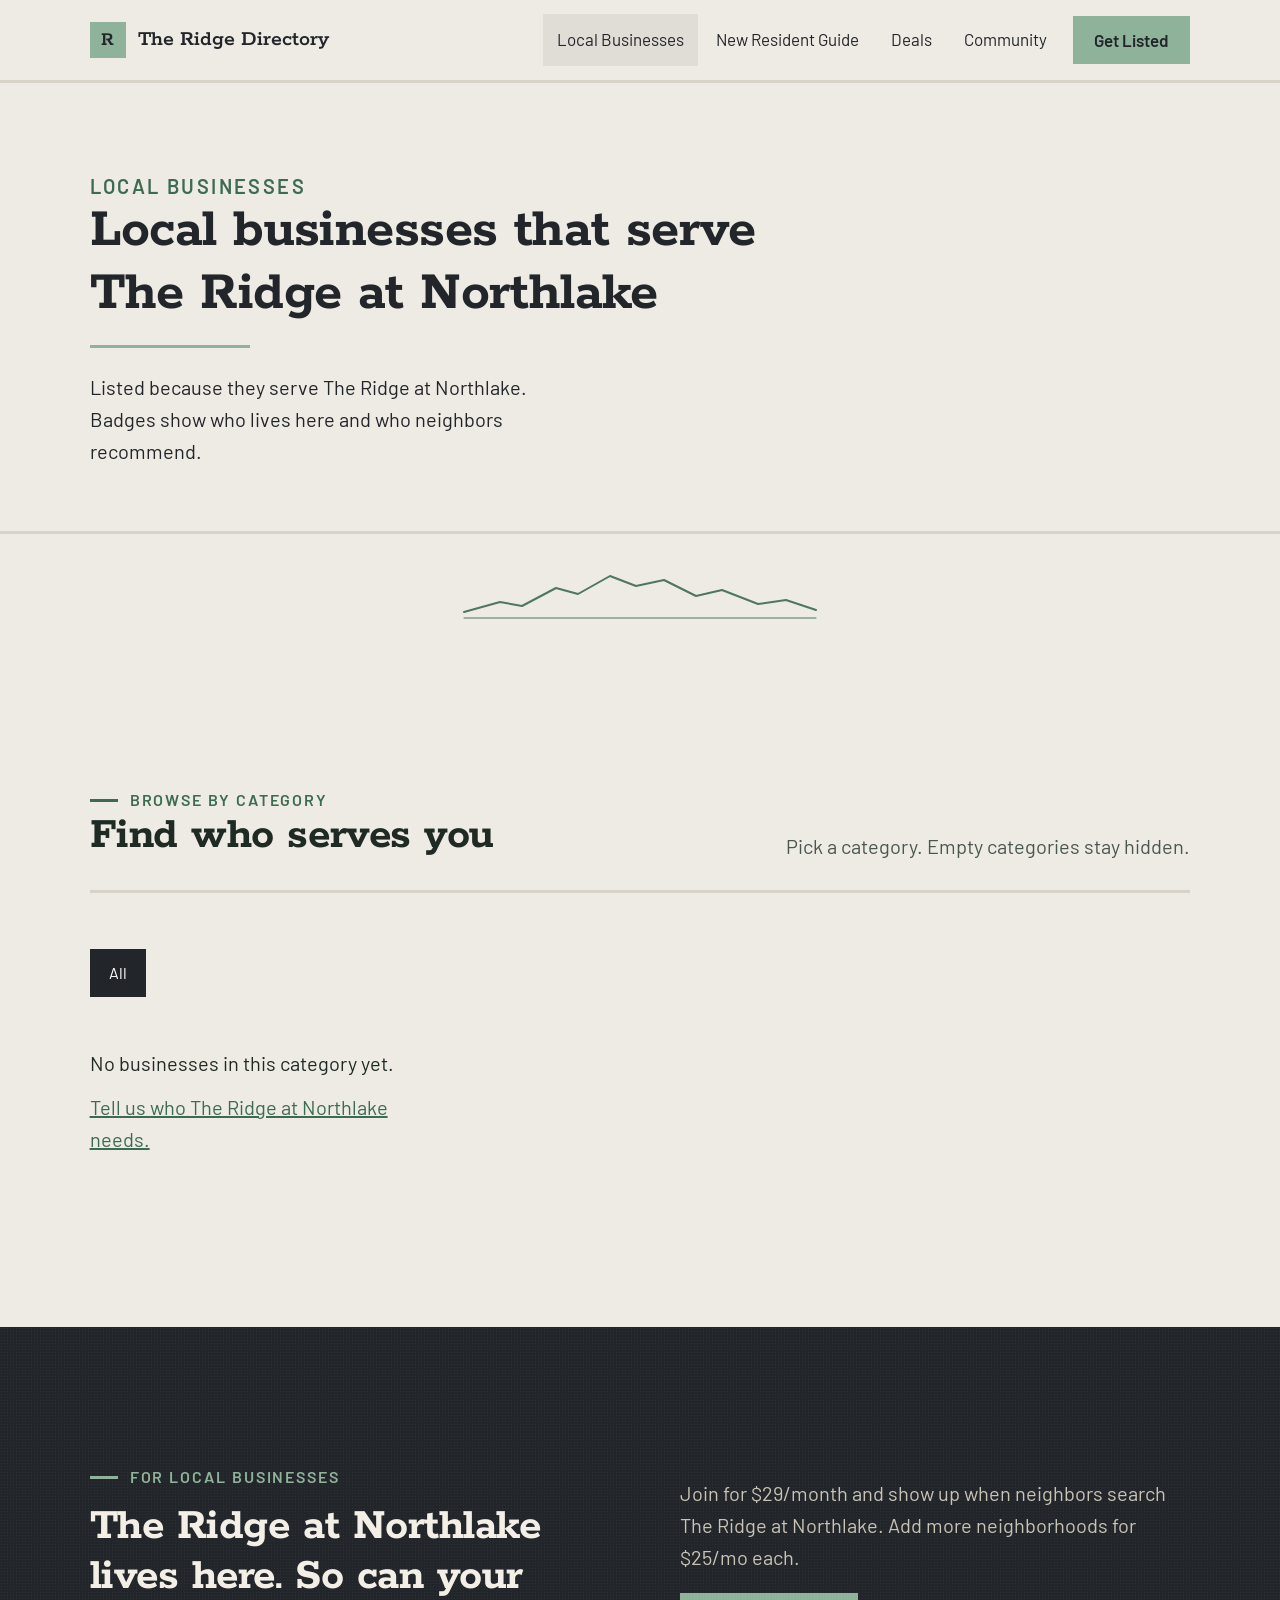
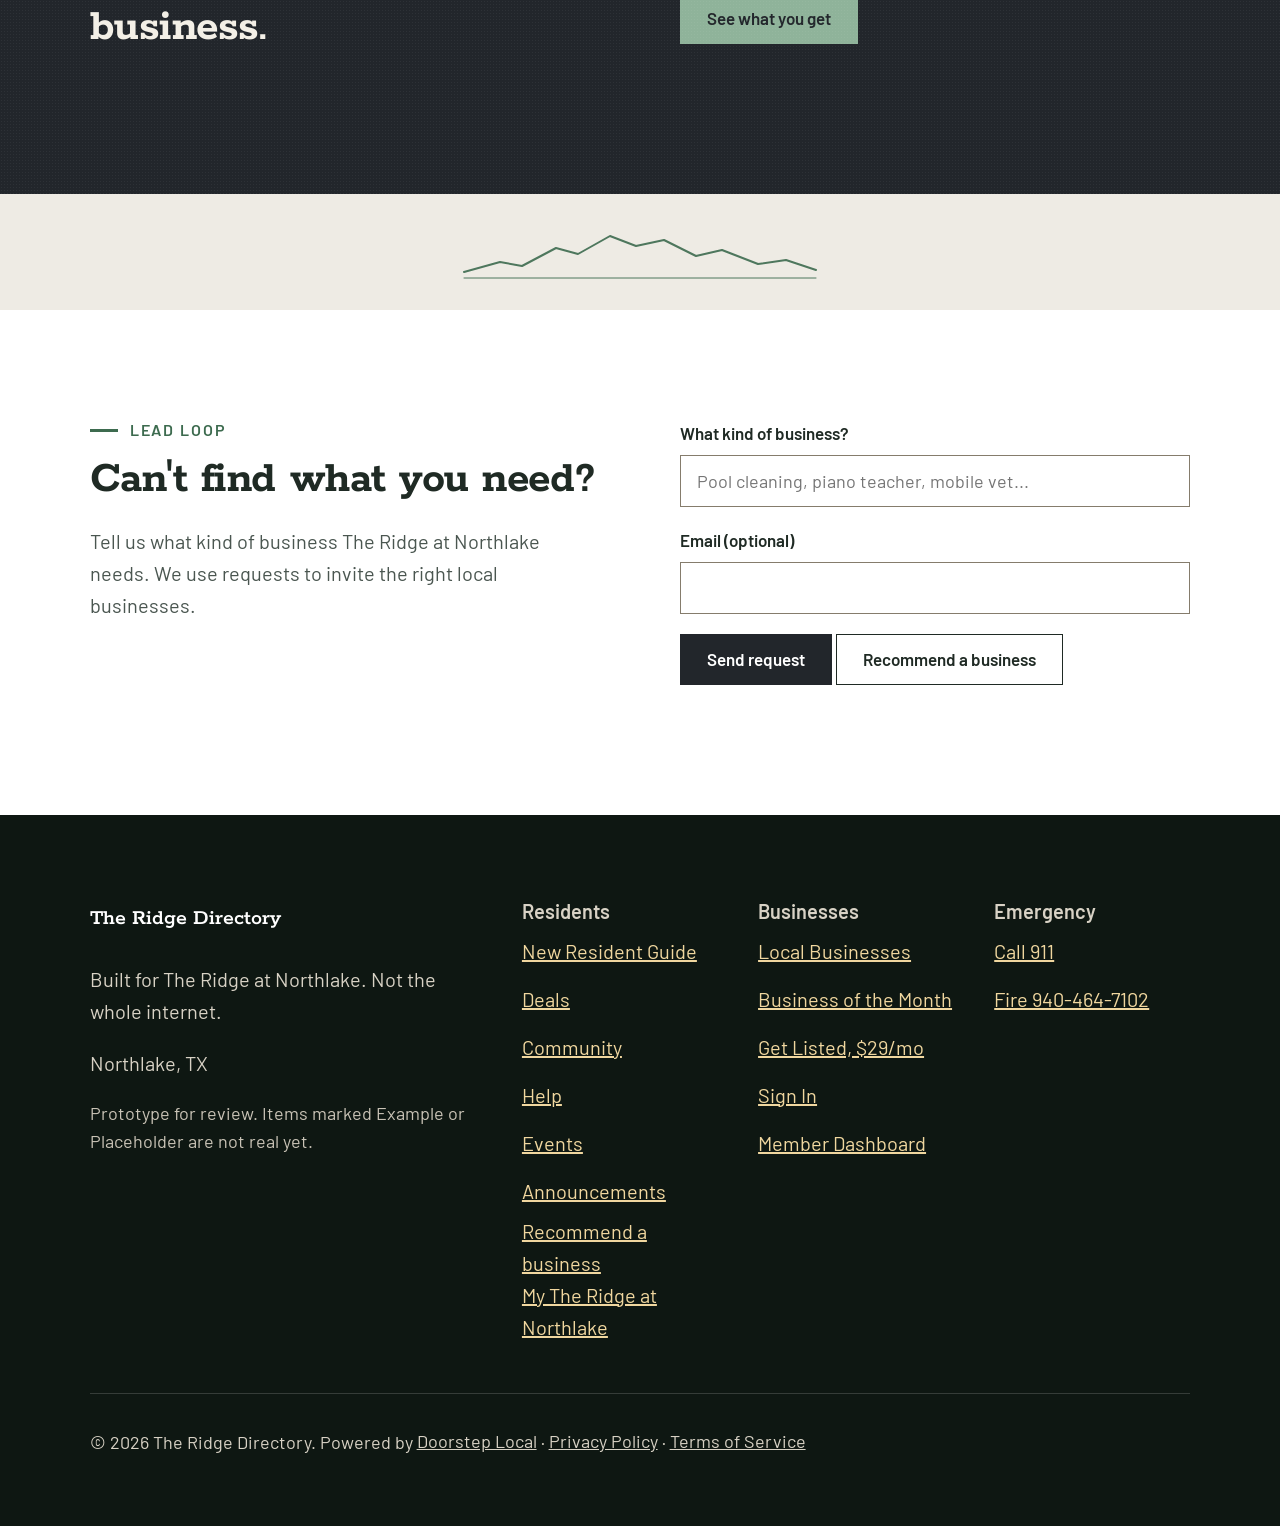
<file: members.html>
<!doctype html>
<html lang="en"><head><meta charset="utf-8"><meta name="viewport" content="width=device-width,initial-scale=1">
<title>Local Businesses in The Ridge at Northlake | The Ridge Directory</title><meta name="description" content="Local businesses that serve The Ridge at Northlake homeowners, by category. Resident owned and resident recommended badges."><meta name="robots" content="noindex,nofollow">
<link rel="canonical" href="https://theridgedirectory-preview.clientreview.co/members.html"><meta property="og:title" content="Local Businesses in The Ridge at Northlake | The Ridge Directory"><meta property="og:description" content="Local businesses that serve The Ridge at Northlake homeowners, by category. Resident owned and resident recommended badges.">
<meta property="og:url" content="https://theridgedirectory-preview.clientreview.co/members.html"><meta property="og:type" content="website">
<link rel="icon" href="assets/favicon.svg"><link rel="preload" href="fonts/rokkitt.woff2" as="font" type="font/woff2" crossorigin><link rel="preload" href="fonts/barlow-400.woff2" as="font" type="font/woff2" crossorigin>
<link rel="stylesheet" href="css/site.css"><link rel="preload" href="js/site.js" as="script"><link rel="preload" href="js/layout.js" as="script"><link rel="preload" href="js/app.js" as="script">
<script>/* CLS gate: hide main until app.js has rendered the data-driven blocks (removed in app.js; 3s safety). */document.documentElement.classList.add('js-wait');setTimeout(function(){document.documentElement.classList.remove('js-wait')},3000)</script></head>
<body class="nophoto acc-rule type-the-ridge" data-page="members"><div id="hdr"></div><main id="main">
<section class="phero"><div class="wrap"><p class="kicker">Local Businesses</p><h1>Local businesses that serve The Ridge at Northlake</h1><p>Listed because they serve The Ridge at Northlake. Badges show who lives here and who neighbors recommend.</p></div></section><section class="band"><div class="wrap"><div class="head"><div><p class="kicker">Browse by category</p><h2>Find who serves you</h2></div><p class="muted">Pick a category. Empty categories stay hidden.</p></div><div class="filters" id="filters" aria-label="Filter by category"></div><div class="list" id="list"></div></div></section><section class="band dark grain cta-band"><div class="wrap split"><div><p class="kicker">For local businesses</p><h2>The Ridge at Northlake lives here. So can your business.</h2></div><div><p class="muted">Join for $29/month and show up when neighbors search The Ridge at Northlake. Add more neighborhoods for $25/mo each.</p><a class="btn btn-gold" href="join.html">See what you get</a></div></div></section><section class="band tight white" id="need"><div class="wrap split"><div><p class="kicker">Lead loop</p><h2>Can't find what you need?</h2><p class="muted">Tell us what kind of business The Ridge at Northlake needs. We use requests to invite the right local businesses.</p></div>
<form data-proto><label for="needw">What kind of business?</label><input id="needw" type="text" placeholder="Pool cleaning, piano teacher, mobile vet..." required>
<p><label for="neede">Email (optional)</label><input id="neede" type="email" autocomplete="email"></p><button class="btn btn-dark" type="submit">Send request</button> <a class="btn btn-ghost" href="recommend.html">Recommend a business</a><p class="formmsg note" role="status"></p></form></div></section>
</main><div id="ftr"></div>
<script src="js/site.js"></script><script src="js/layout.js"></script><script src="js/app.js"></script><script>(function(){var H=window.H,S=H.S,cur=new URLSearchParams(location.search).get('cat')||'all';
var used={};S.businesses.forEach(function(b){used[b.cat]=1});
function draw(){H.$('#filters').innerHTML=[['all','All']].concat(S.categories.filter(function(c){return used[c.id]}).map(function(c){return [c.id,c.name]})).map(function(c){return '<button type="button" data-c="'+c[0]+'" aria-pressed="'+(c[0]===cur)+'">'+c[1]+'</button>'}).join('');
var l=S.businesses.filter(function(b){return cur==='all'||b.cat===cur});H.$('#list').innerHTML=l.length?l.map(H.bizCard).join(''):'<p>No businesses in this category yet. <a href="#need">Tell us who The Ridge at Northlake needs.</a></p>';
H.$$('#filters button').forEach(function(b){b.onclick=function(){cur=b.dataset.c;history.replaceState(0,'','?cat='+cur);draw()}})}draw()})()</script>
</body></html>
</file>
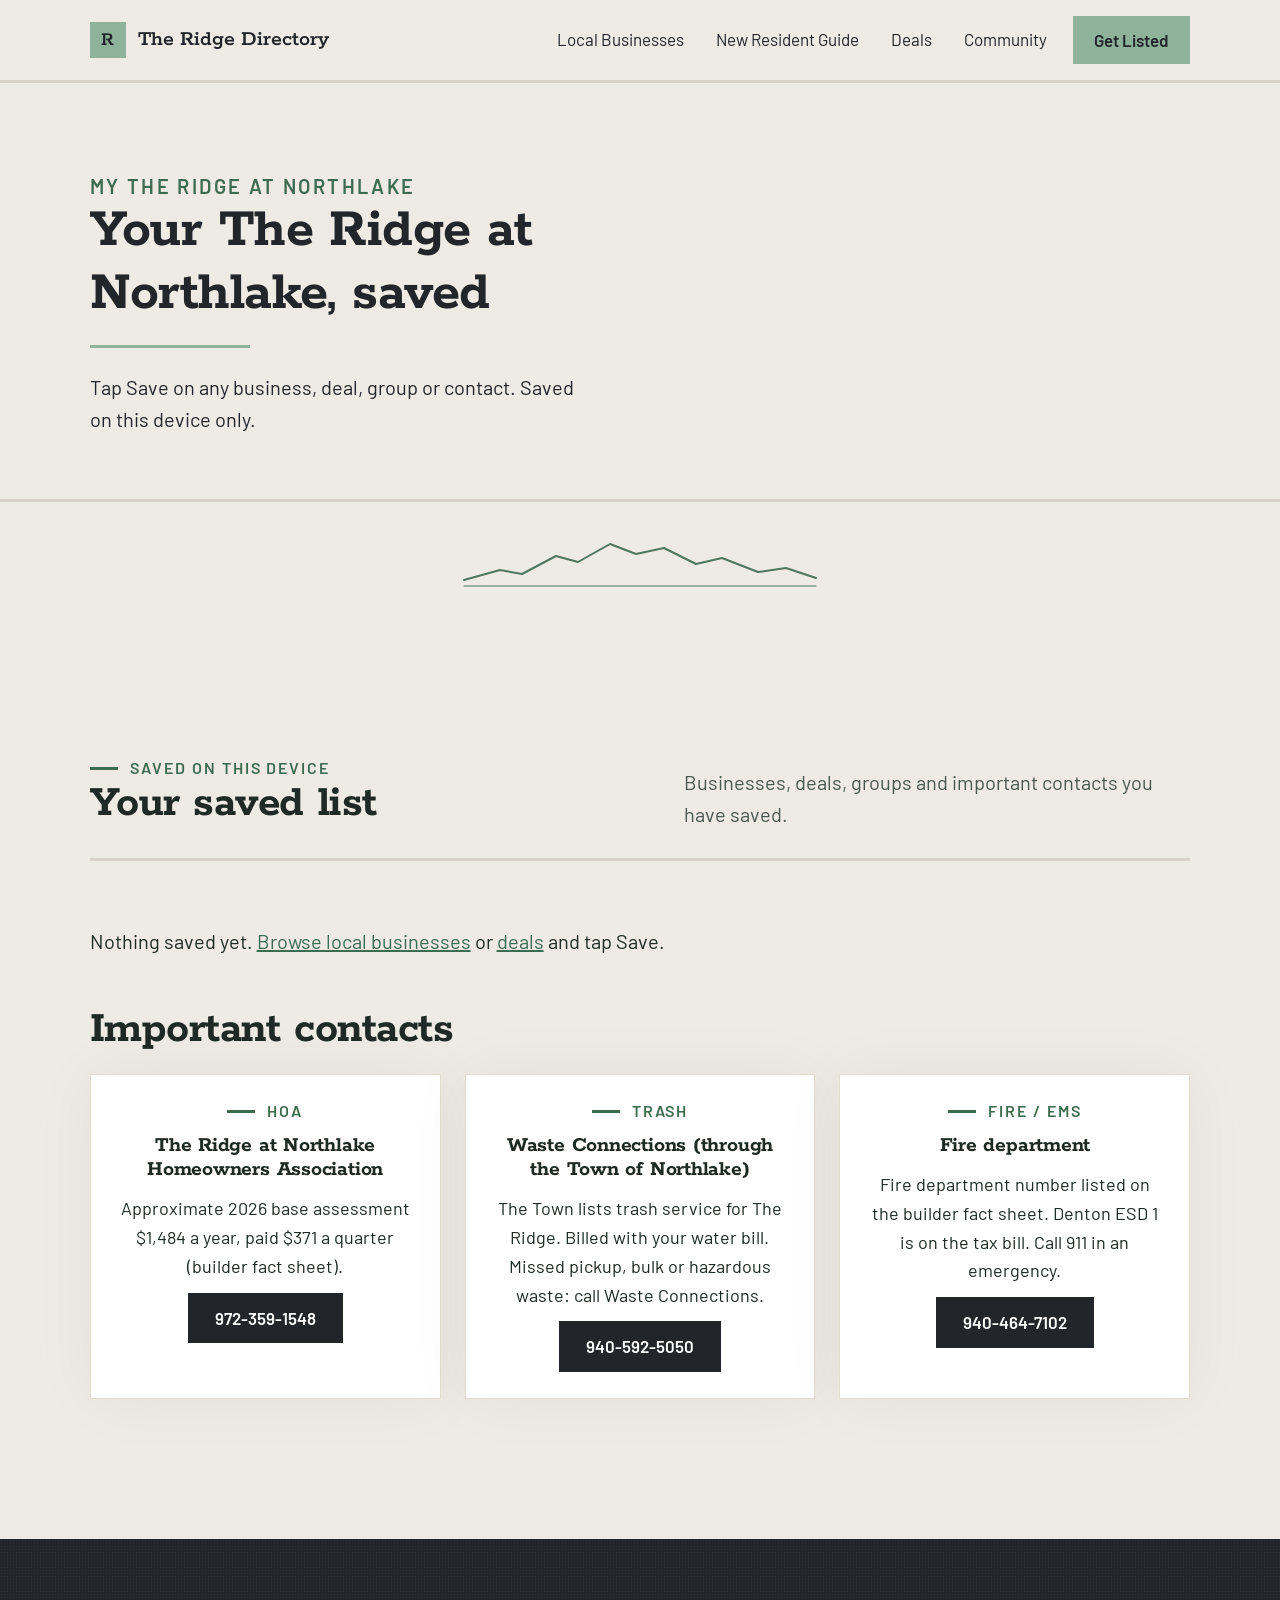
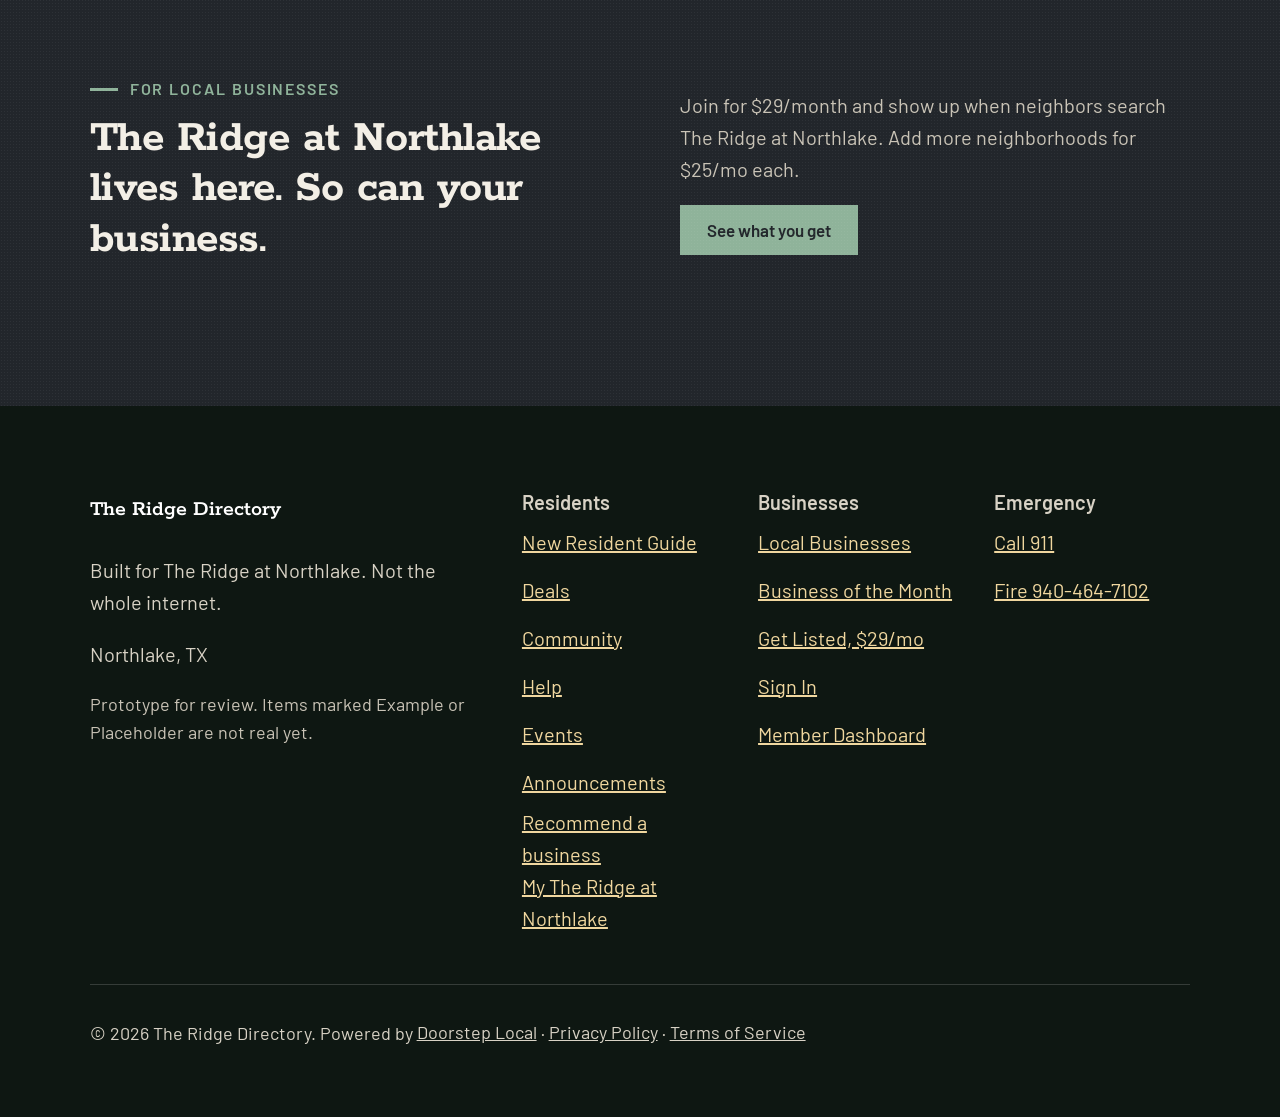
<file: my-harvest.html>
<!doctype html>
<html lang="en"><head><meta charset="utf-8"><meta name="viewport" content="width=device-width,initial-scale=1">
<title>My The Ridge at Northlake | The Ridge Directory</title><meta name="description" content="Your saved The Ridge at Northlake businesses, offers, events, groups and important contacts."><meta name="robots" content="noindex,nofollow">
<link rel="canonical" href="https://theridgedirectory-preview.clientreview.co/my-harvest.html"><meta property="og:title" content="My The Ridge at Northlake | The Ridge Directory"><meta property="og:description" content="Your saved The Ridge at Northlake businesses, offers, events, groups and important contacts.">
<meta property="og:url" content="https://theridgedirectory-preview.clientreview.co/my-harvest.html"><meta property="og:type" content="website">
<link rel="icon" href="assets/favicon.svg"><link rel="preload" href="fonts/rokkitt.woff2" as="font" type="font/woff2" crossorigin><link rel="preload" href="fonts/barlow-400.woff2" as="font" type="font/woff2" crossorigin>
<link rel="stylesheet" href="css/site.css"><link rel="preload" href="js/site.js" as="script"><link rel="preload" href="js/layout.js" as="script"><link rel="preload" href="js/app.js" as="script">
<script>/* CLS gate: hide main until app.js has rendered the data-driven blocks (removed in app.js; 3s safety). */document.documentElement.classList.add('js-wait');setTimeout(function(){document.documentElement.classList.remove('js-wait')},3000)</script></head>
<body class="nophoto acc-rule type-the-ridge" data-page="my"><div id="hdr"></div><main id="main">
<section class="phero"><div class="wrap"><p class="kicker">My The Ridge at Northlake</p><h1>Your The Ridge at Northlake, saved</h1><p>Tap Save on any business, deal, group or contact. Saved on this device only.</p></div></section><section class="band"><div class="wrap"><div class="head"><div><p class="kicker">Saved on this device</p><h2>Your saved list</h2></div><p class="muted">Businesses, deals, groups and important contacts you have saved.</p></div><div id="my"></div></div></section>
<section class="band dark grain cta-band"><div class="wrap split"><div><p class="kicker">For local businesses</p><h2>The Ridge at Northlake lives here. So can your business.</h2></div><div><p class="muted">Join for $29/month and show up when neighbors search The Ridge at Northlake. Add more neighborhoods for $25/mo each.</p><a class="btn btn-gold" href="join.html">See what you get</a></div></div></section></main><div id="ftr"></div>
<script src="js/site.js"></script><script src="js/layout.js"></script><script src="js/app.js"></script><script>window.renderMy=function(){var H=window.H,S=H.S,s=H.store(),out='';
var sec=function(t,a,f){return a.length?'<h2 style="margin-top:40px">'+t+'</h2><div class="list">'+a.map(f).join('')+'</div>':''};
out+=sec('Businesses',S.businesses.filter(function(b){return (s.biz||[]).indexOf(b.id)>-1}),H.bizCard);
out+=sec('Saved offers',S.offers.filter(function(o){return (s.offer||[]).indexOf(o.id)>-1}),H.offerCard);
out+=sec('Groups',(S.groups||[]).filter(function(c,i){return (s.group||[]).indexOf('g'+i)>-1}),function(c){return '<article class="card"><h3>'+H.esc(c.name)+'</h3></article>'});
var ids=s.contact||[];var con=S.resources.filter(function(r){return r.id==='fire'||r.id==='trash'||r.id==='hoa'||ids.indexOf(r.id)>-1});
out+='<h2 style="margin-top:40px">Important contacts</h2><div class="list">'+con.map(function(r){return '<article class="card"><span class="kicker" style="margin:0">'+r.group+'</span><h3>'+H.esc(r.name)+'</h3><p>'+H.esc(r.detail)+'</p>'+(r.phone?'<a class="btn btn-dark" href="tel:'+r.phone.replace(/\D/g,'')+'">'+r.phone+'</a>':'')+'</article>'}).join('')+'</div>';
if(!(s.biz||[]).length&&!(s.offer||[]).length)out='<p>Nothing saved yet. <a href="members.html">Browse local businesses</a> or <a href="offers.html">deals</a> and tap Save.</p>'+out;
H.$('#my').innerHTML=out};renderMy();</script>
</body></html>
</file>
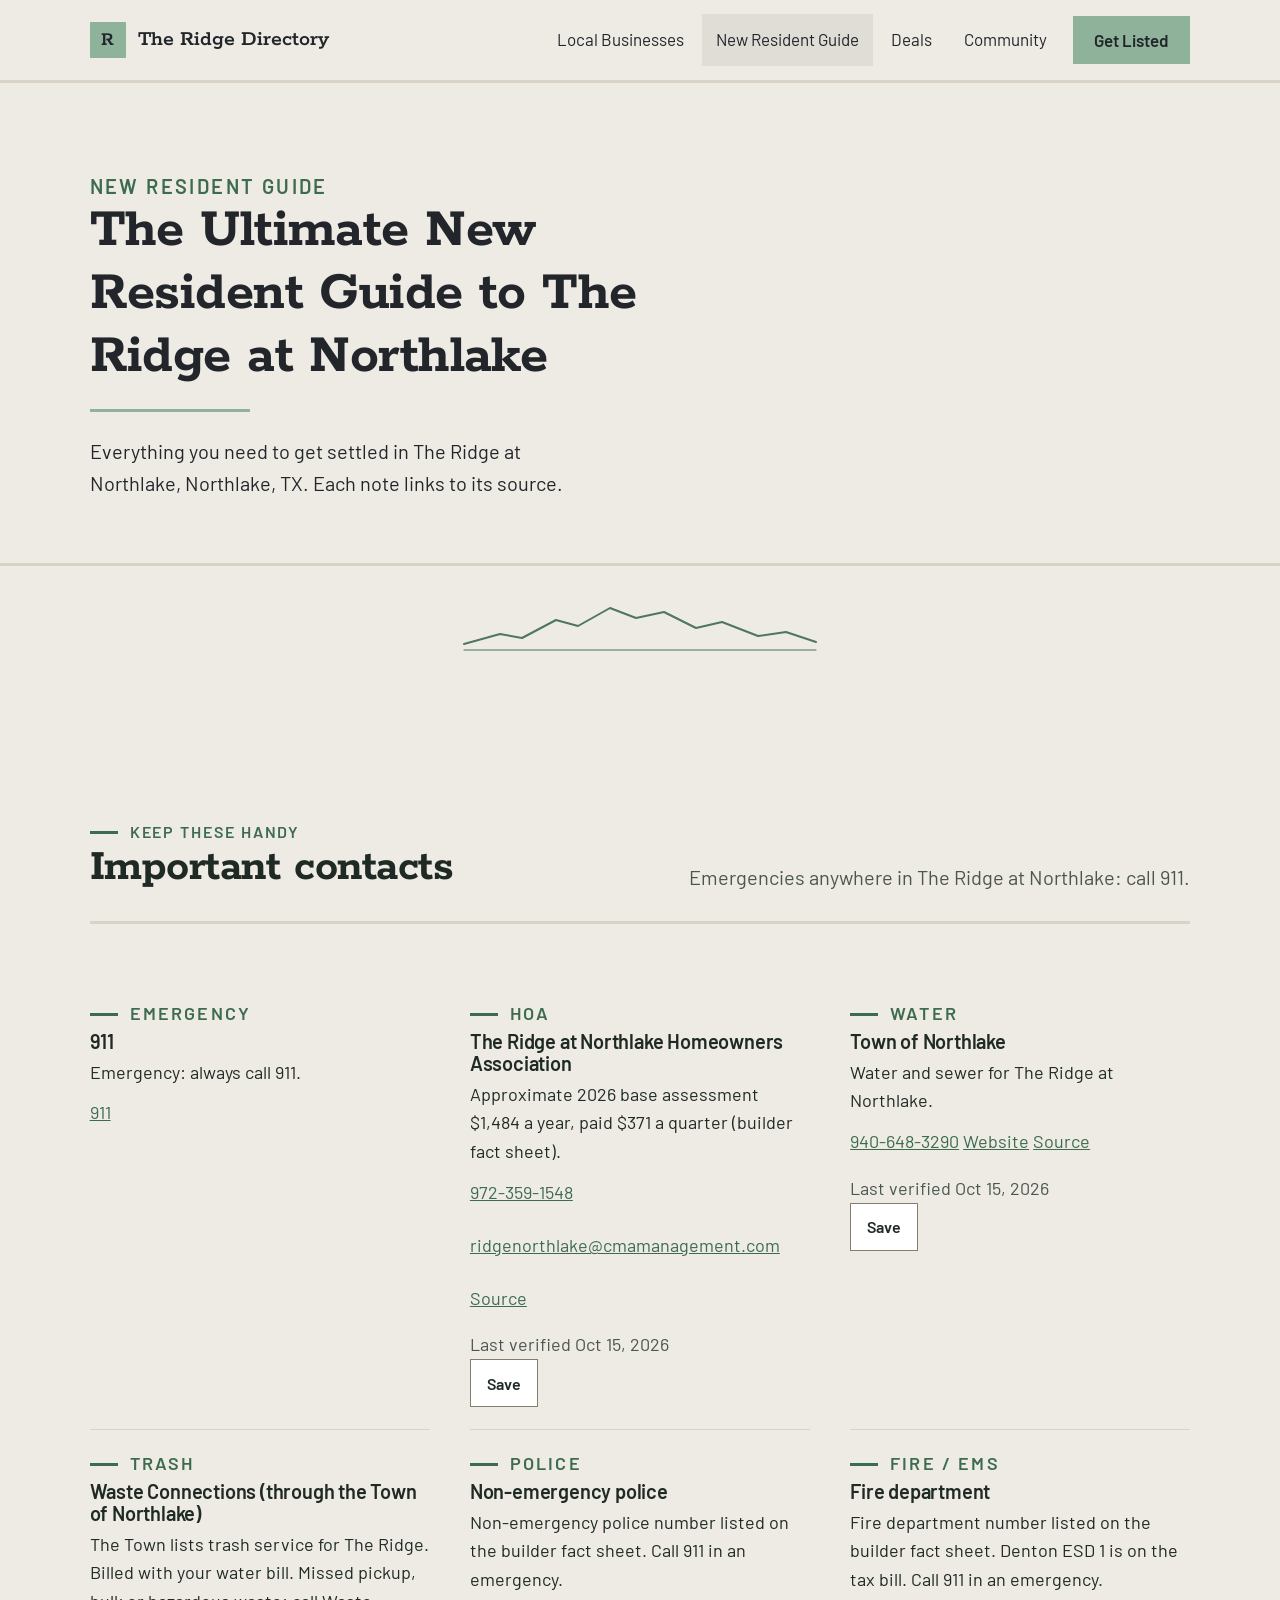
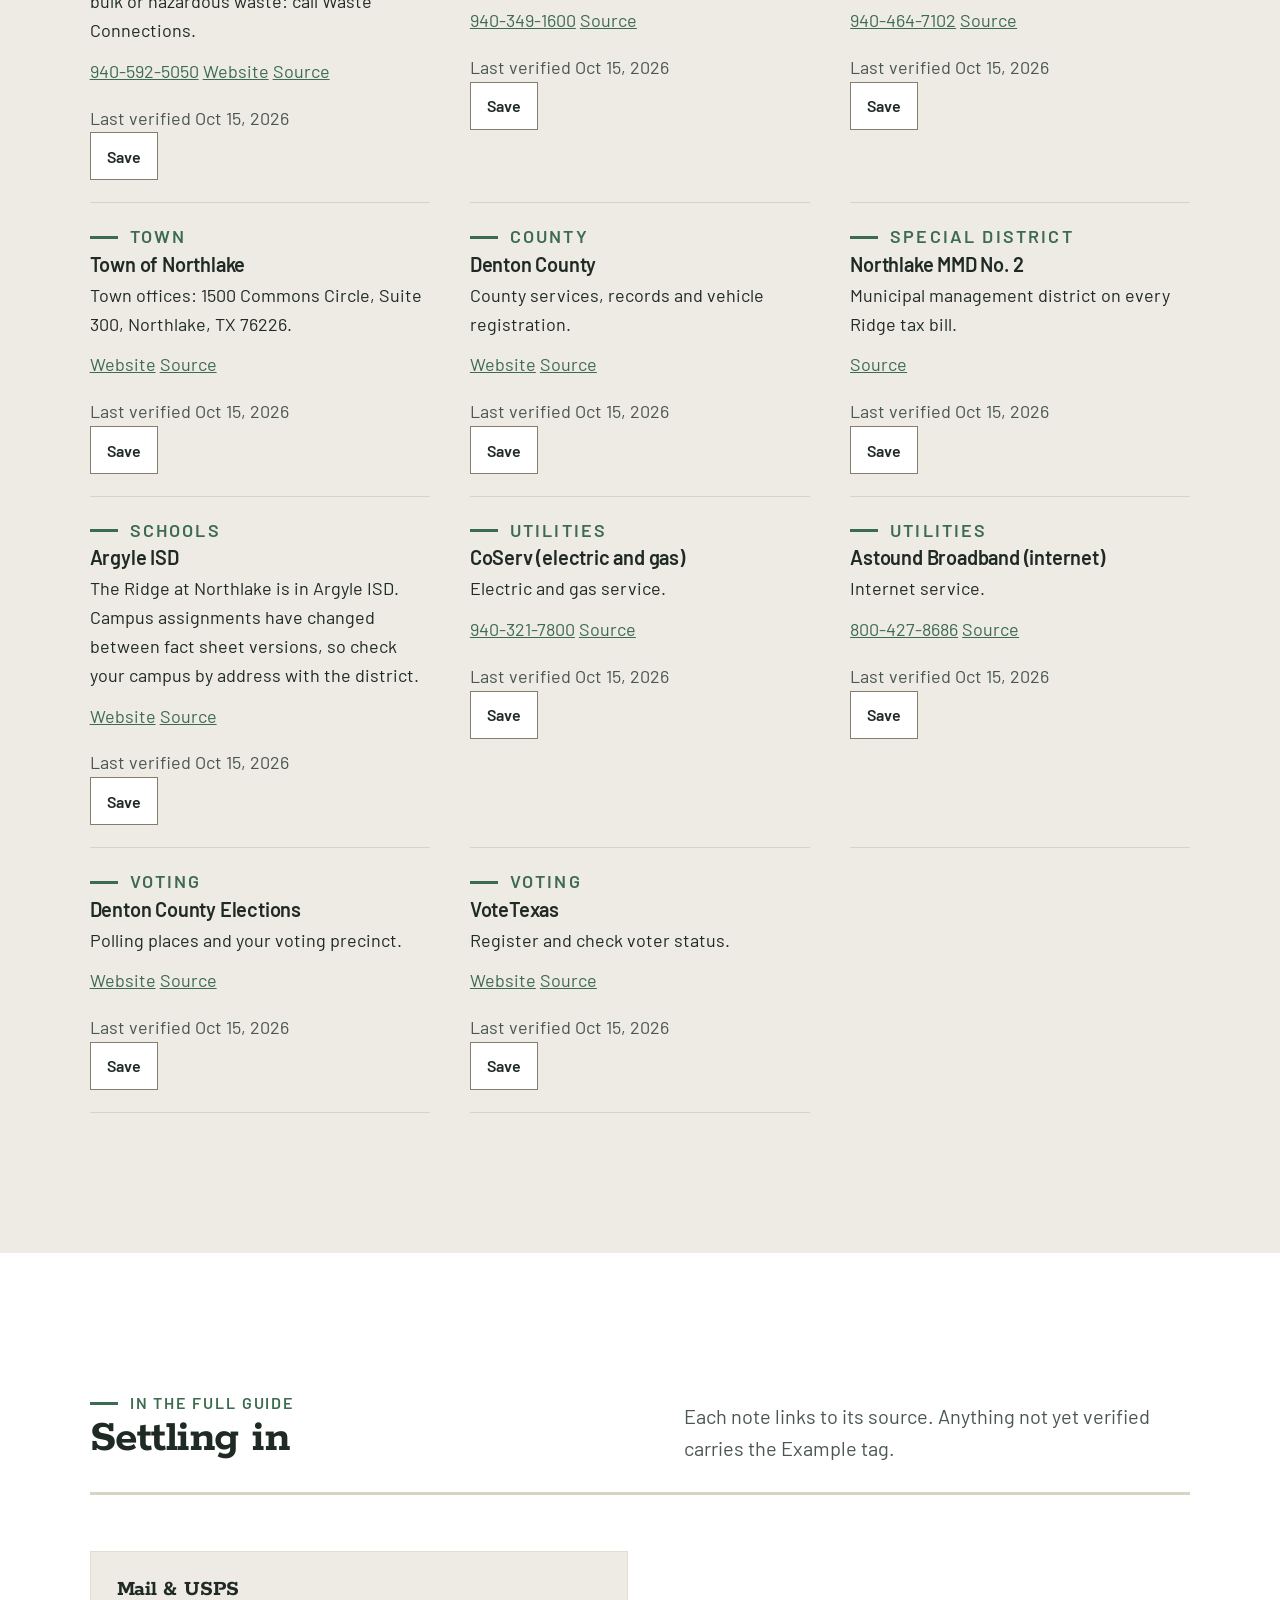
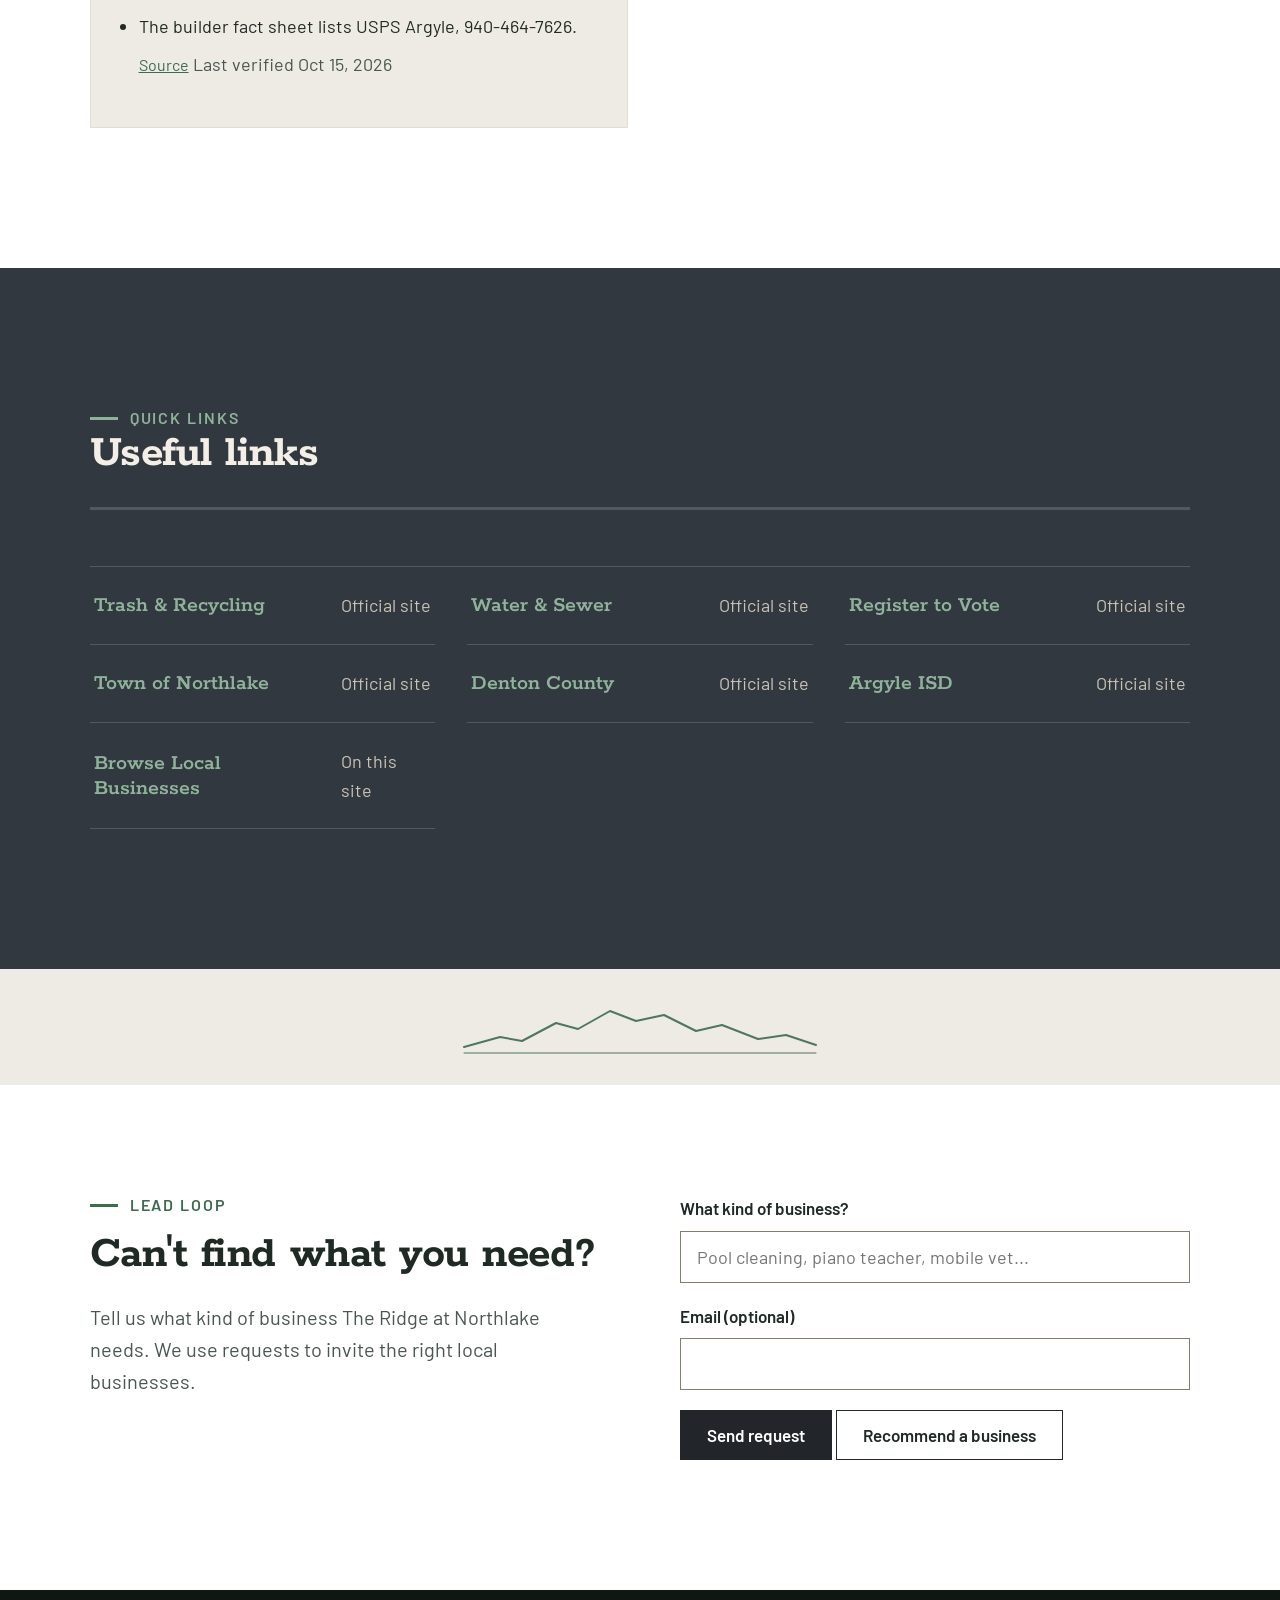
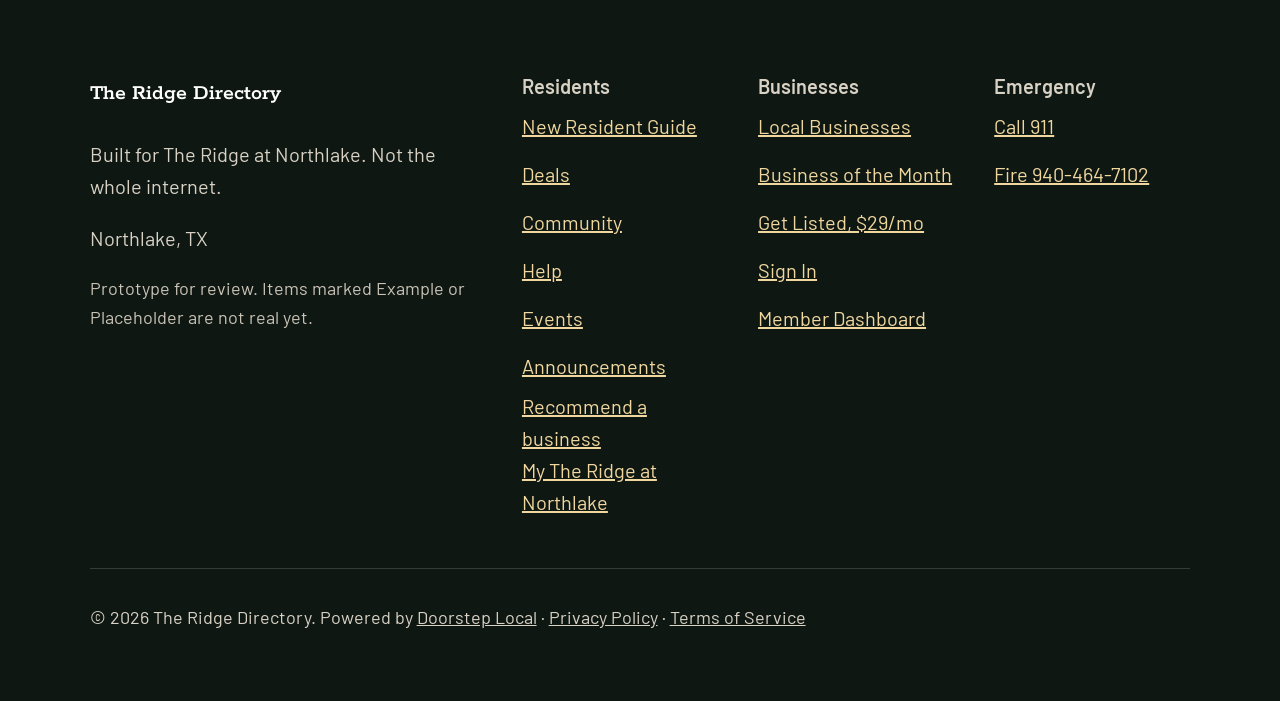
<file: new-resident.html>
<!doctype html>
<html lang="en"><head><meta charset="utf-8"><meta name="viewport" content="width=device-width,initial-scale=1">
<title>The Ultimate New Resident Guide to The Ridge at Northlake | The Ridge Directory</title><meta name="description" content="Trash day, water, HOA, police, fire, schools and voting for The Ridge at Northlake, plus who serves your street."><meta name="robots" content="noindex,nofollow">
<link rel="canonical" href="https://theridgedirectory-preview.clientreview.co/new-resident.html"><meta property="og:title" content="The Ultimate New Resident Guide to The Ridge at Northlake | The Ridge Directory"><meta property="og:description" content="Trash day, water, HOA, police, fire, schools and voting for The Ridge at Northlake, plus who serves your street.">
<meta property="og:url" content="https://theridgedirectory-preview.clientreview.co/new-resident.html"><meta property="og:type" content="website">
<link rel="icon" href="assets/favicon.svg"><link rel="preload" href="fonts/rokkitt.woff2" as="font" type="font/woff2" crossorigin><link rel="preload" href="fonts/barlow-400.woff2" as="font" type="font/woff2" crossorigin>
<link rel="stylesheet" href="css/site.css"><link rel="preload" href="js/site.js" as="script"><link rel="preload" href="js/layout.js" as="script"><link rel="preload" href="js/app.js" as="script">
<script>/* CLS gate: hide main until app.js has rendered the data-driven blocks (removed in app.js; 3s safety). */document.documentElement.classList.add('js-wait');setTimeout(function(){document.documentElement.classList.remove('js-wait')},3000)</script></head>
<body class="nophoto acc-rule type-the-ridge" data-page="guide"><div id="hdr"></div><main id="main">
<section class="phero"><div class="wrap"><p class="kicker">New Resident Guide</p><h1>The Ultimate New Resident Guide to The Ridge at Northlake</h1><p>Everything you need to get settled in The Ridge at Northlake, Northlake, TX. Each note links to its source.</p></div></section><section class="band slate" id="lookup-sec" data-needs="sideopts"><div class="wrap split"><div><p class="kicker">Who serves my street</p><h2>Who serves my street?</h2><p class="muted"></p></div>
<!-- Side options render from SITE.sides (per-directory; admin sets them). Empty = "See all" link only. --><form class="sidepick" id="lookup"></form></div></section>
<section class="band" data-needs="resources"><div class="wrap"><div class="head"><div><p class="kicker">Keep these handy</p><h2>Important contacts</h2></div><p class="muted">Emergencies anywhere in The Ridge at Northlake: call 911.</p></div><div class="guide" id="res"></div></div></section>
<section class="band white" data-needs="guide"><div class="wrap"><div class="head"><div><p class="kicker">In the full guide</p><h2>Settling in</h2></div><p class="muted">Each note links to its source. Anything not yet verified carries the Example tag.</p></div><div class="chapters" id="chapters"></div></div></section>
<section class="band slate" data-needs="resources"><div class="wrap"><div class="head"><div><p class="kicker">Quick links</p><h2>Useful links</h2></div></div><div class="cats quick" data-quick></div></div></section>
<section class="band tight white" id="need"><div class="wrap split"><div><p class="kicker">Lead loop</p><h2>Can't find what you need?</h2><p class="muted">Tell us what kind of business The Ridge at Northlake needs. We use requests to invite the right local businesses.</p></div>
<form data-proto><label for="needw">What kind of business?</label><input id="needw" type="text" placeholder="Pool cleaning, piano teacher, mobile vet..." required>
<p><label for="neede">Email (optional)</label><input id="neede" type="email" autocomplete="email"></p><button class="btn btn-dark" type="submit">Send request</button> <a class="btn btn-ghost" href="recommend.html">Recommend a business</a><p class="formmsg note" role="status"></p></form></div></section>
</main><div id="ftr"></div>
<script src="js/site.js"></script><script src="js/layout.js"></script><script src="js/app.js"></script><script>(function(){var H=window.H;H.$('#res').innerHTML='<div id="emergency"><p class="kicker" style="margin:0 0 4px">Emergency</p><h3>911</h3><p>Emergency: always call 911.</p><p><a href="tel:911" style="display:inline-flex;min-height:48px;align-items:center">911</a></p></div>'+H.S.resources.map(function(r,i,a){var g='g-'+r.group.toLowerCase().replace(/[^a-z]+/g,'-');var first=a.findIndex(function(x){return x.group===r.group})===i;return '<div id="'+r.id+'">'+(first?'<span id="'+g+'"></span>':'')+'<p class="kicker" style="margin:0 0 4px">'+r.group+(r.sideLabel?' / '+r.sideLabel:'')+'</p><h3>'+H.esc(r.name)+'</h3><p>'+H.esc(r.detail)+'</p><p>'+(r.phone?'<a href="tel:'+r.phone.replace(/\D/g,'')+'" style="display:inline-flex;min-height:48px;align-items:center">'+r.phone+'</a> ':'')+(r.email?'<a href="mailto:'+r.email+'" style="display:inline-flex;min-height:48px;align-items:center">'+r.email+'</a> ':'')+(r.web?'<a href="'+r.web+'" rel="noopener" style="display:inline-flex;min-height:48px;align-items:center">Website</a>':'')+(r.src?' <a href="'+r.src+'" rel="noopener" style="display:inline-flex;min-height:48px;align-items:center">Source</a>':'')+'</p>'+H.verified(r.verified)+H.saveBtn('contact',r.id,r.name)+'</div>'}).join('')})()</script>
</body></html>
</file>
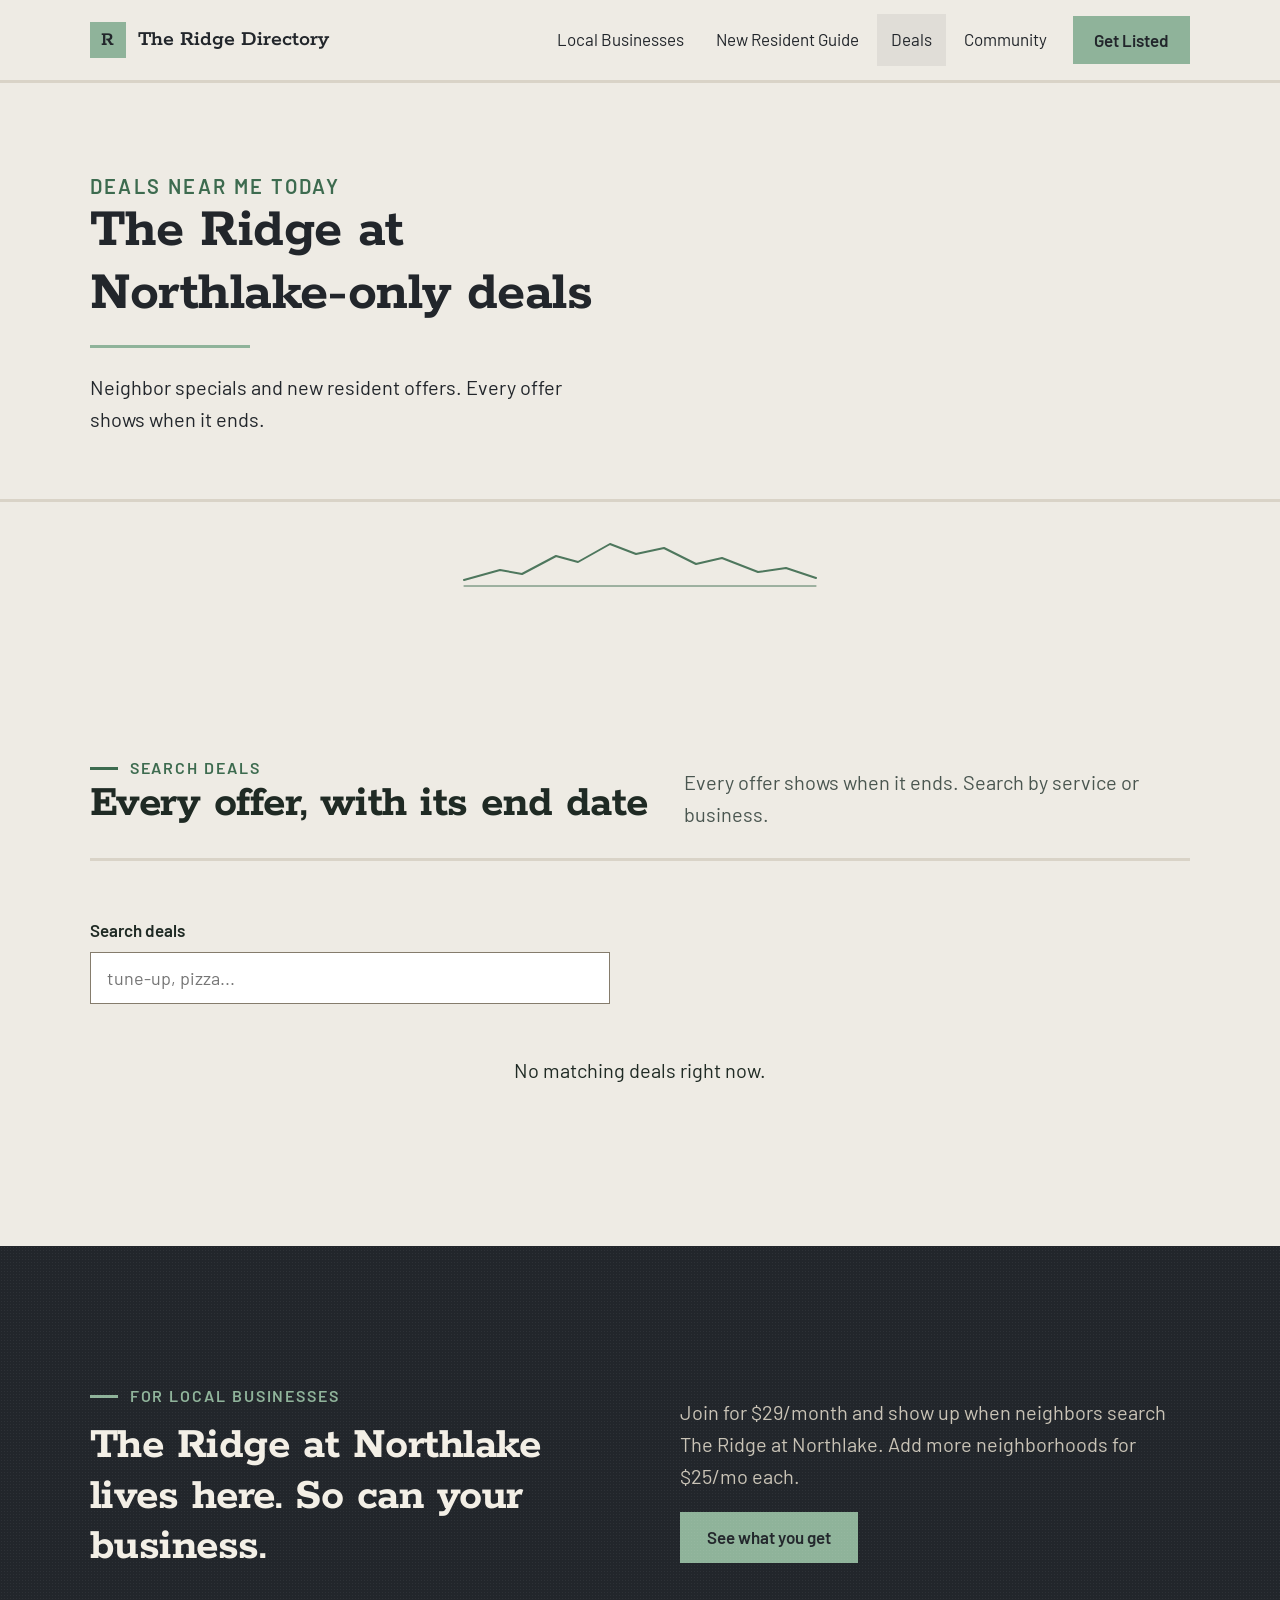
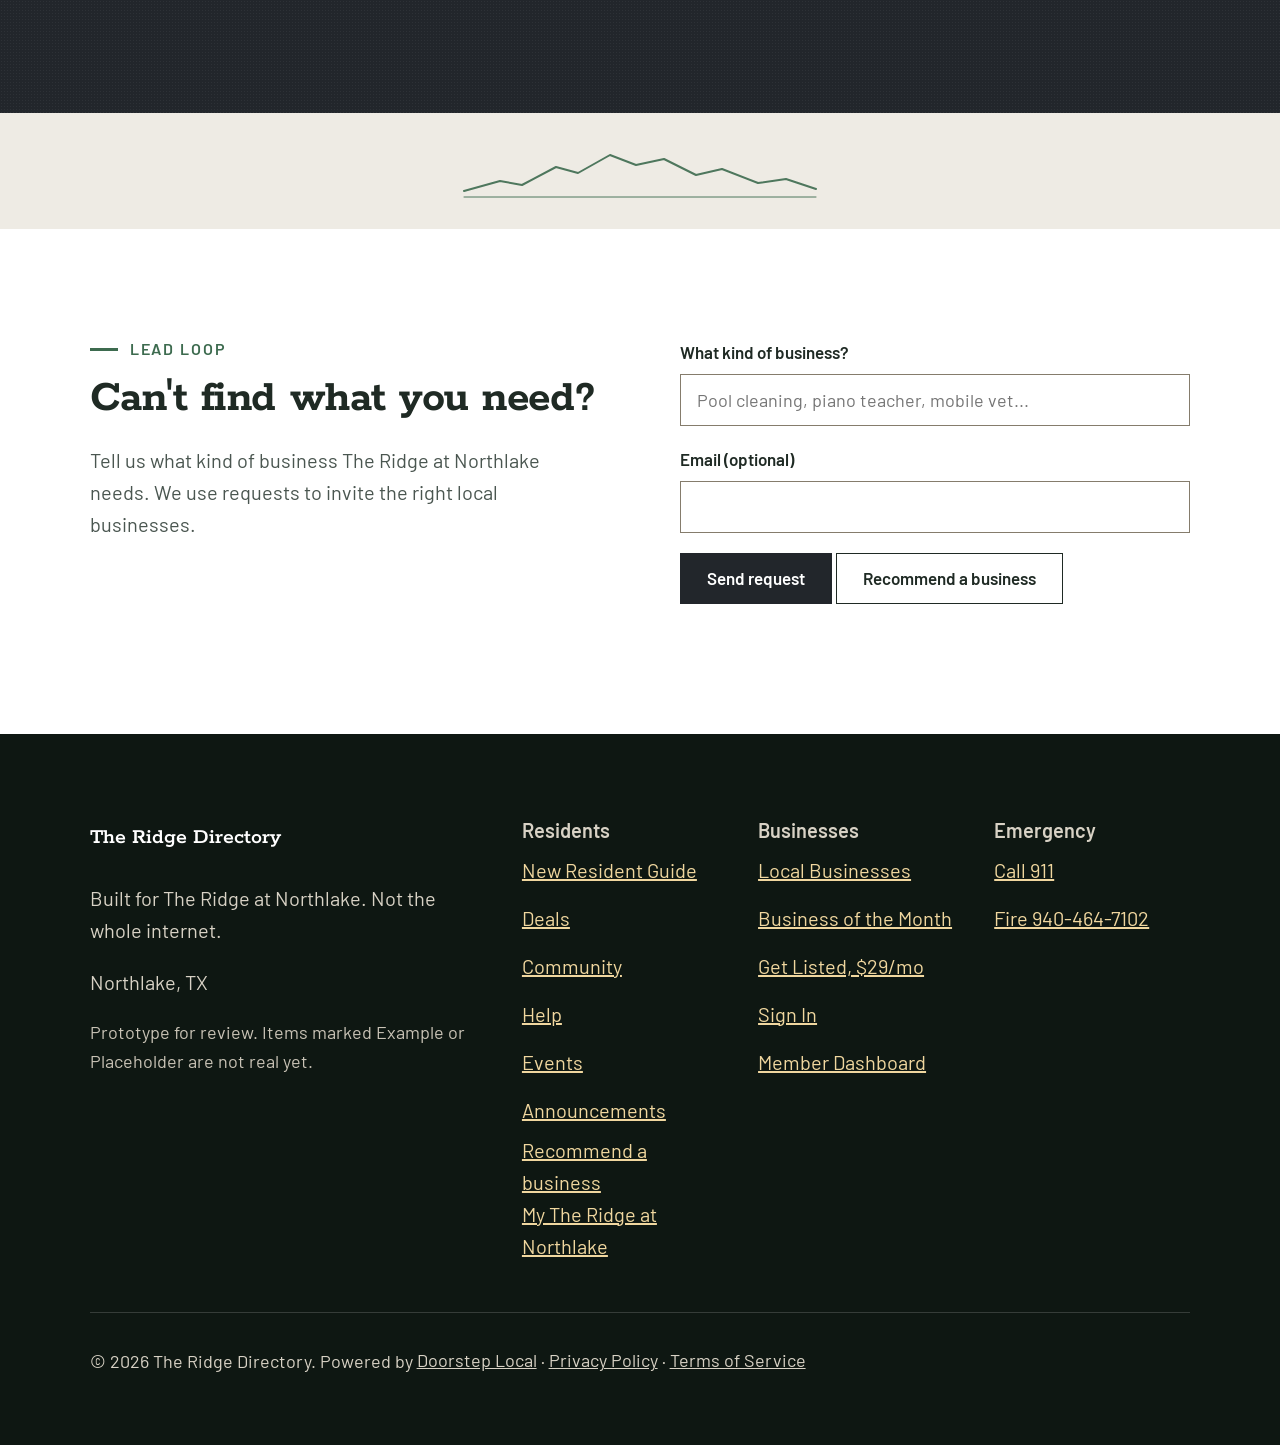
<file: offers.html>
<!doctype html>
<html lang="en"><head><meta charset="utf-8"><meta name="viewport" content="width=device-width,initial-scale=1">
<title>Deals Near Me Today | The Ridge Directory</title><meta name="description" content="The Ridge at Northlake-only offers from local businesses, with expiry dates."><meta name="robots" content="noindex,nofollow">
<link rel="canonical" href="https://theridgedirectory-preview.clientreview.co/offers.html"><meta property="og:title" content="Deals Near Me Today | The Ridge Directory"><meta property="og:description" content="The Ridge at Northlake-only offers from local businesses, with expiry dates.">
<meta property="og:url" content="https://theridgedirectory-preview.clientreview.co/offers.html"><meta property="og:type" content="website">
<link rel="icon" href="assets/favicon.svg"><link rel="preload" href="fonts/rokkitt.woff2" as="font" type="font/woff2" crossorigin><link rel="preload" href="fonts/barlow-400.woff2" as="font" type="font/woff2" crossorigin>
<link rel="stylesheet" href="css/site.css"><link rel="preload" href="js/site.js" as="script"><link rel="preload" href="js/layout.js" as="script"><link rel="preload" href="js/app.js" as="script">
<script>/* CLS gate: hide main until app.js has rendered the data-driven blocks (removed in app.js; 3s safety). */document.documentElement.classList.add('js-wait');setTimeout(function(){document.documentElement.classList.remove('js-wait')},3000)</script></head>
<body class="nophoto acc-rule type-the-ridge" data-page="offers"><div id="hdr"></div><main id="main">
<section class="phero"><div class="wrap"><p class="kicker">Deals Near Me Today</p><h1>The Ridge at Northlake-only deals</h1><p>Neighbor specials and new resident offers. Every offer shows when it ends.</p></div></section><section class="band"><div class="wrap"><div class="head"><div><p class="kicker">Search deals</p><h2>Every offer, with its end date</h2></div><p class="muted">Every offer shows when it ends. Search by service or business.</p></div><label for="oq">Search deals</label><input id="oq" type="search" enterkeyhint="search" autocomplete="off" aria-label="Search deals" placeholder="tune-up, pizza..."><div class="list" id="ol"></div></div></section>
<section class="band dark grain cta-band"><div class="wrap split"><div><p class="kicker">For local businesses</p><h2>The Ridge at Northlake lives here. So can your business.</h2></div><div><p class="muted">Join for $29/month and show up when neighbors search The Ridge at Northlake. Add more neighborhoods for $25/mo each.</p><a class="btn btn-gold" href="join.html">See what you get</a></div></div></section><section class="band tight white" id="need"><div class="wrap split"><div><p class="kicker">Lead loop</p><h2>Can't find what you need?</h2><p class="muted">Tell us what kind of business The Ridge at Northlake needs. We use requests to invite the right local businesses.</p></div>
<form data-proto><label for="needw">What kind of business?</label><input id="needw" type="text" placeholder="Pool cleaning, piano teacher, mobile vet..." required>
<p><label for="neede">Email (optional)</label><input id="neede" type="email" autocomplete="email"></p><button class="btn btn-dark" type="submit">Send request</button> <a class="btn btn-ghost" href="recommend.html">Recommend a business</a><p class="formmsg note" role="status"></p></form></div></section>
</main><div id="ftr"></div>
<script src="js/site.js"></script><script src="js/layout.js"></script><script src="js/app.js"></script><script>(function(){var H=window.H;function d(){var q=H.$('#oq').value.toLowerCase();var l=H.activeOffers().filter(function(o){return !q||(o.title+' '+o.kind).toLowerCase().indexOf(q)>-1});H.$('#ol').innerHTML=l.length?l.map(H.offerCard).join(''):'<p>No matching deals right now.</p>'}H.$('#oq').oninput=d;d()})()</script>
</body></html>
</file>
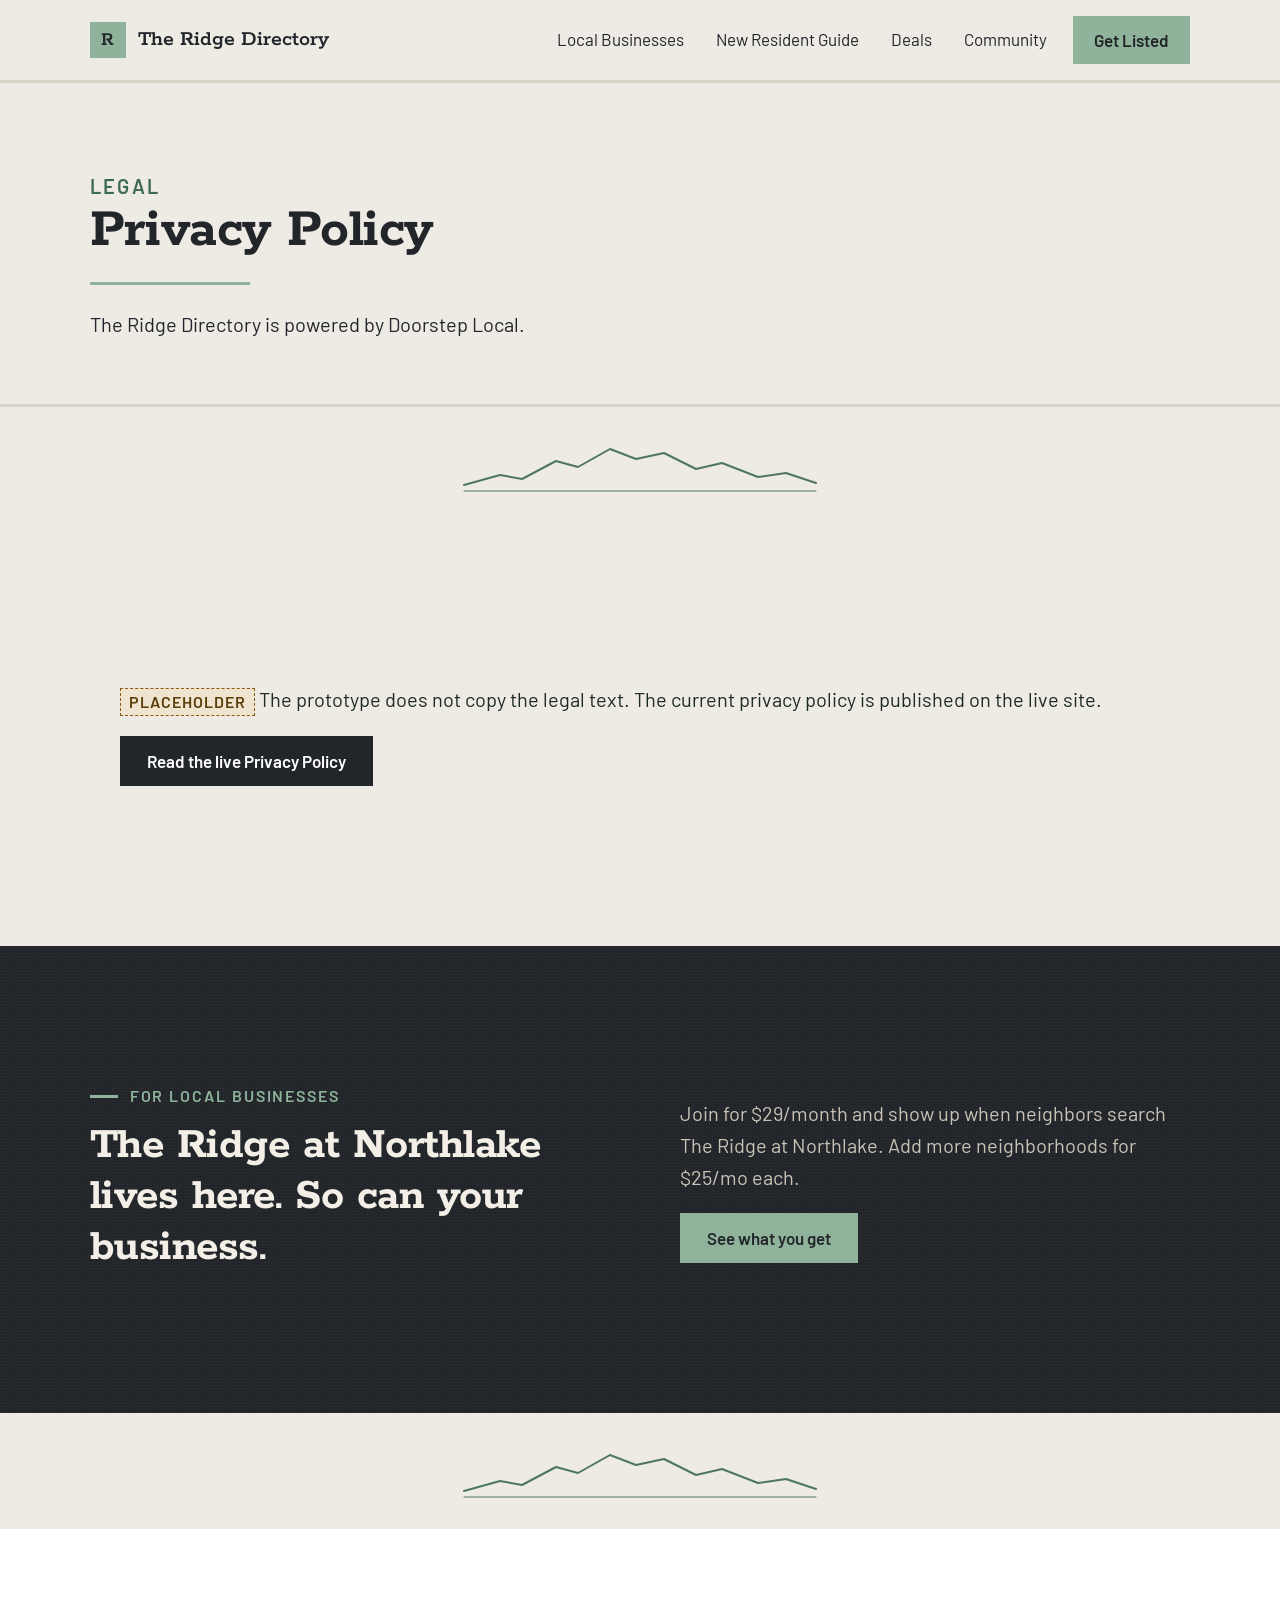
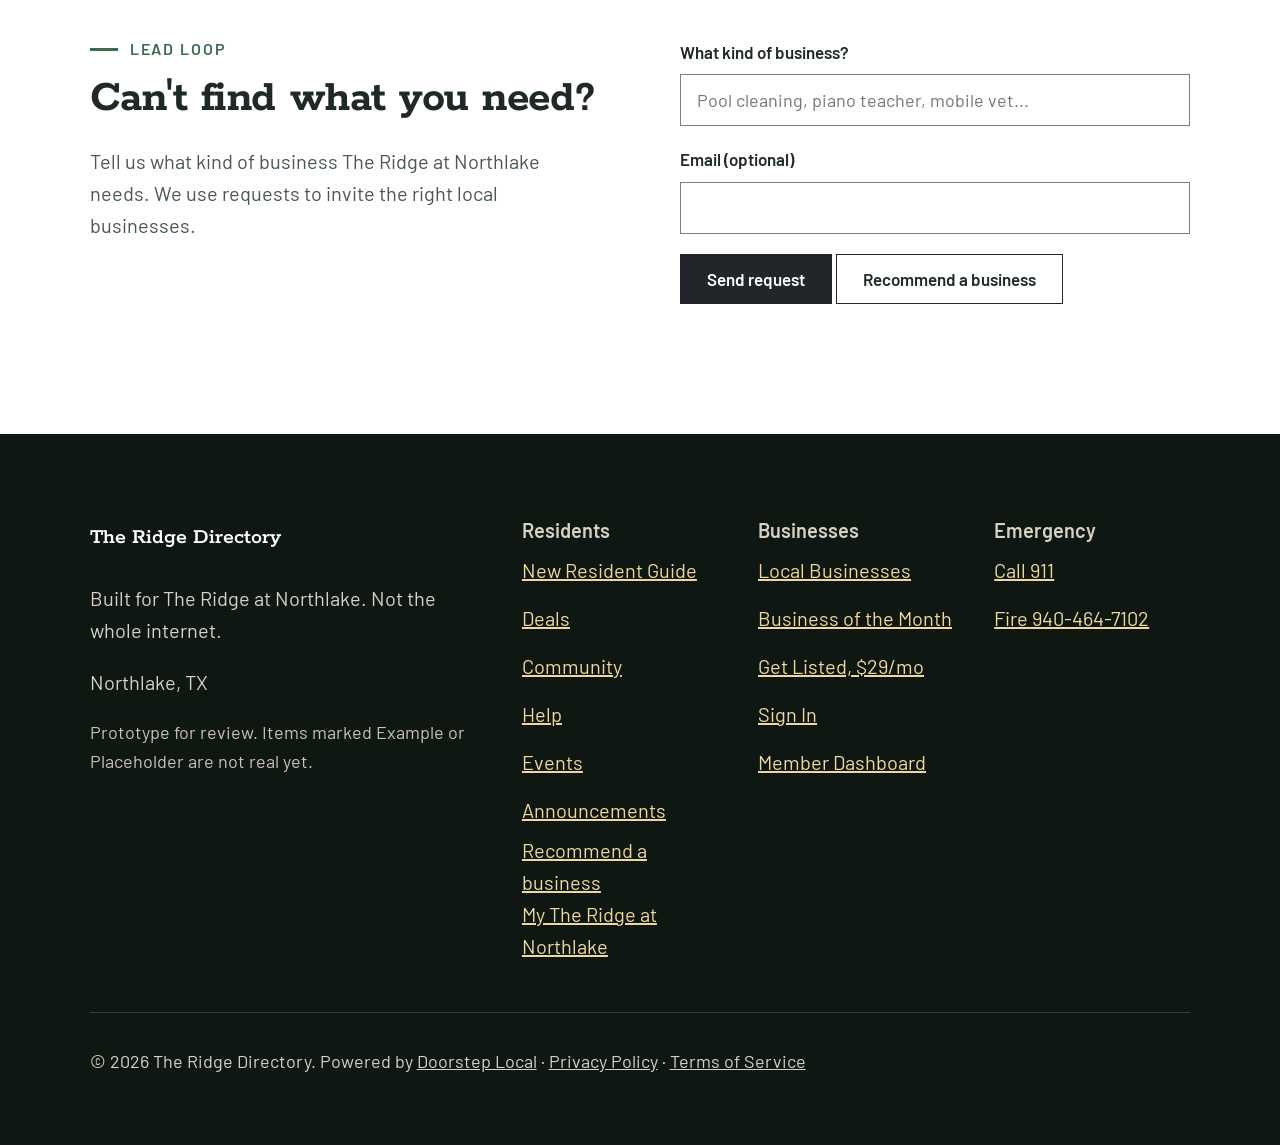
<file: privacy.html>
<!doctype html>
<html lang="en"><head><meta charset="utf-8"><meta name="viewport" content="width=device-width,initial-scale=1">
<title>Privacy Policy | The Ridge Directory</title><meta name="description" content="Privacy Policy for The Ridge Directory."><meta name="robots" content="noindex,nofollow">
<link rel="canonical" href="https://theridgedirectory-preview.clientreview.co/privacy.html"><meta property="og:title" content="Privacy Policy | The Ridge Directory"><meta property="og:description" content="Privacy Policy for The Ridge Directory.">
<meta property="og:url" content="https://theridgedirectory-preview.clientreview.co/privacy.html"><meta property="og:type" content="website">
<link rel="icon" href="assets/favicon.svg"><link rel="preload" href="fonts/rokkitt.woff2" as="font" type="font/woff2" crossorigin><link rel="preload" href="fonts/barlow-400.woff2" as="font" type="font/woff2" crossorigin>
<link rel="stylesheet" href="css/site.css"><link rel="preload" href="js/site.js" as="script"><link rel="preload" href="js/layout.js" as="script"><link rel="preload" href="js/app.js" as="script">
<script>/* CLS gate: hide main until app.js has rendered the data-driven blocks (removed in app.js; 3s safety). */document.documentElement.classList.add('js-wait');setTimeout(function(){document.documentElement.classList.remove('js-wait')},3000)</script></head>
<body class="nophoto acc-rule type-the-ridge" data-page="privacy"><div id="hdr"></div><main id="main">
<section class="phero"><div class="wrap"><p class="kicker">Legal</p><h1>Privacy Policy</h1><p>The Ridge Directory is powered by Doorstep Local.</p></div></section><section class="band"><div class="wrap measure"><p><span class="ex">Placeholder</span> The prototype does not copy the legal text. The current privacy policy is published on the live site.</p><p><a class="btn btn-dark" href="https://theridgedirectory.com/privacy" rel="noopener">Read the live Privacy Policy</a></p></div></section>
<section class="band dark grain cta-band"><div class="wrap split"><div><p class="kicker">For local businesses</p><h2>The Ridge at Northlake lives here. So can your business.</h2></div><div><p class="muted">Join for $29/month and show up when neighbors search The Ridge at Northlake. Add more neighborhoods for $25/mo each.</p><a class="btn btn-gold" href="join.html">See what you get</a></div></div></section><section class="band tight white" id="need"><div class="wrap split"><div><p class="kicker">Lead loop</p><h2>Can't find what you need?</h2><p class="muted">Tell us what kind of business The Ridge at Northlake needs. We use requests to invite the right local businesses.</p></div>
<form data-proto><label for="needw">What kind of business?</label><input id="needw" type="text" placeholder="Pool cleaning, piano teacher, mobile vet..." required>
<p><label for="neede">Email (optional)</label><input id="neede" type="email" autocomplete="email"></p><button class="btn btn-dark" type="submit">Send request</button> <a class="btn btn-ghost" href="recommend.html">Recommend a business</a><p class="formmsg note" role="status"></p></form></div></section>
</main><div id="ftr"></div>
<script src="js/site.js"></script><script src="js/layout.js"></script><script src="js/app.js"></script>
</body></html>
</file>
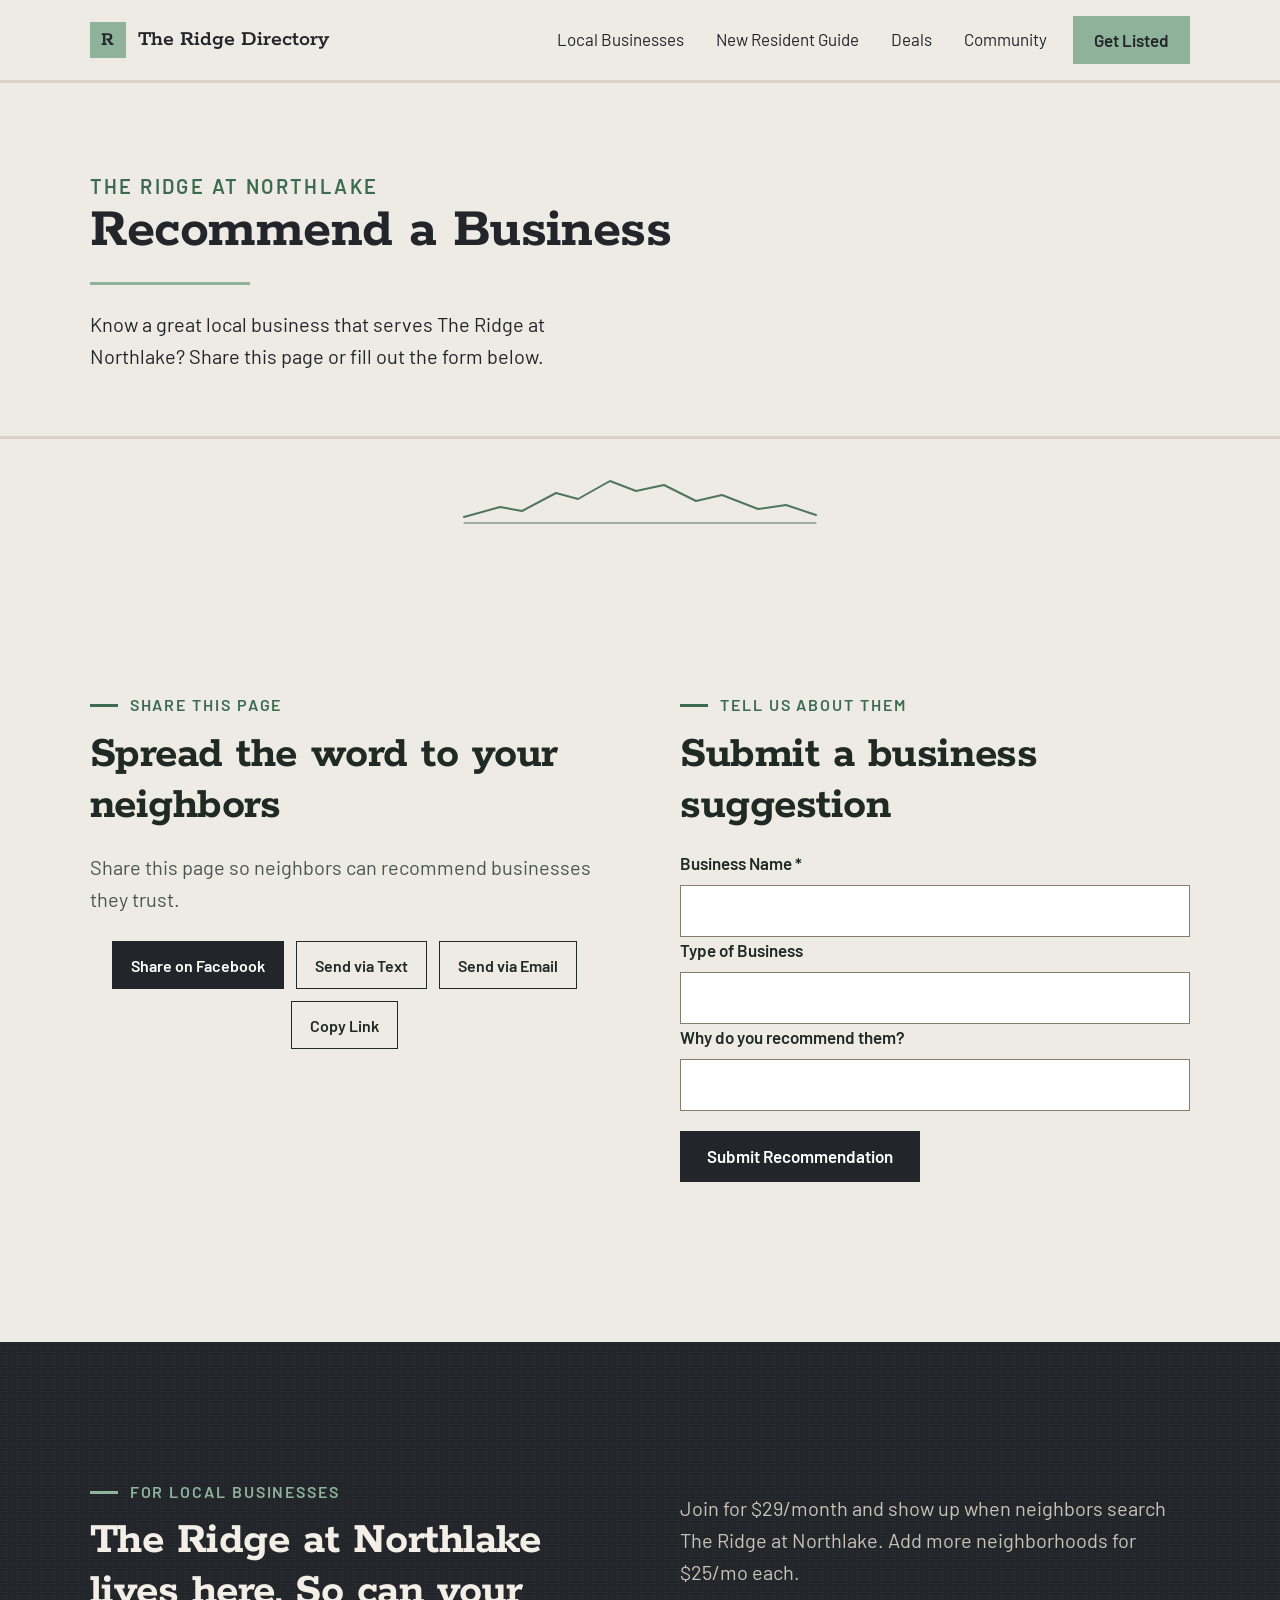
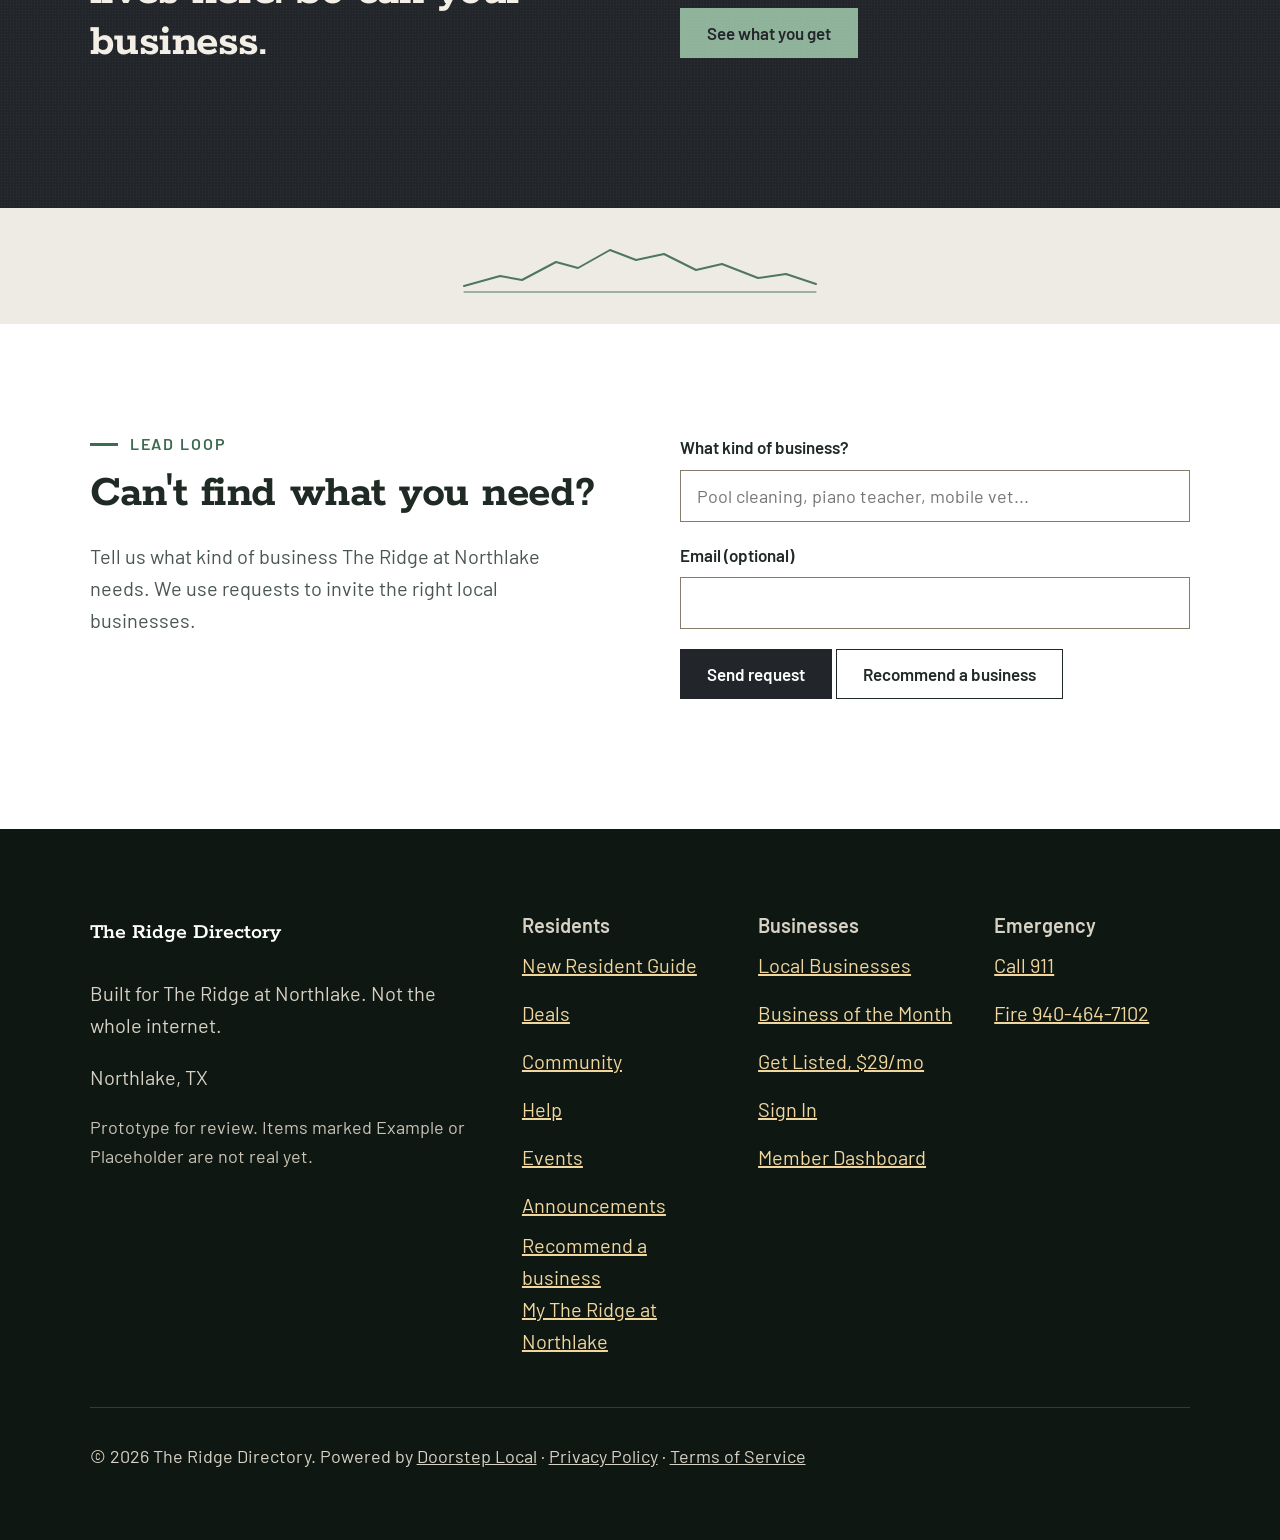
<file: recommend.html>
<!doctype html>
<html lang="en"><head><meta charset="utf-8"><meta name="viewport" content="width=device-width,initial-scale=1">
<title>Recommend a Business | The Ridge Directory</title><meta name="description" content="Know a great local business that serves The Ridge at Northlake? Tell us."><meta name="robots" content="noindex,nofollow">
<link rel="canonical" href="https://theridgedirectory-preview.clientreview.co/recommend.html"><meta property="og:title" content="Recommend a Business | The Ridge Directory"><meta property="og:description" content="Know a great local business that serves The Ridge at Northlake? Tell us.">
<meta property="og:url" content="https://theridgedirectory-preview.clientreview.co/recommend.html"><meta property="og:type" content="website">
<link rel="icon" href="assets/favicon.svg"><link rel="preload" href="fonts/rokkitt.woff2" as="font" type="font/woff2" crossorigin><link rel="preload" href="fonts/barlow-400.woff2" as="font" type="font/woff2" crossorigin>
<link rel="stylesheet" href="css/site.css"><link rel="preload" href="js/site.js" as="script"><link rel="preload" href="js/layout.js" as="script"><link rel="preload" href="js/app.js" as="script">
<script>/* CLS gate: hide main until app.js has rendered the data-driven blocks (removed in app.js; 3s safety). */document.documentElement.classList.add('js-wait');setTimeout(function(){document.documentElement.classList.remove('js-wait')},3000)</script></head>
<body class="nophoto acc-rule type-the-ridge" data-page="recommend"><div id="hdr"></div><main id="main">
<section class="phero"><div class="wrap"><p class="kicker">The Ridge at Northlake</p><h1>Recommend a Business</h1><p>Know a great local business that serves The Ridge at Northlake? Share this page or fill out the form below.</p></div></section><section class="band"><div class="wrap split"><div><p class="kicker">Share this page</p><h2>Spread the word to your neighbors</h2><p class="muted">Share this page so neighbors can recommend businesses they trust.</p><p class="actions" style="display:flex;flex-wrap:wrap;gap:12px"><a class="btn btn-dark" id="shfb" rel="noopener" href="#">Share on Facebook</a><a class="btn btn-ghost" id="shsms" href="#">Send via Text</a><a class="btn btn-ghost" id="shmail" href="#">Send via Email</a><button class="btn btn-ghost" type="button" id="shcopy">Copy Link</button></p></div><form data-proto><p class="kicker">Tell us about them</p><h2>Submit a business suggestion</h2><label for="rbn">Business Name *</label><input id="rbn" type="text" required><label for="rbt">Type of Business</label><input id="rbt" type="text"><label for="rbw">Why do you recommend them?</label><input id="rbw" type="text"><p><button class="btn btn-dark" type="submit">Submit Recommendation</button></p><p class="formmsg note" role="status"></p></form></div></section>
<section class="band dark grain cta-band"><div class="wrap split"><div><p class="kicker">For local businesses</p><h2>The Ridge at Northlake lives here. So can your business.</h2></div><div><p class="muted">Join for $29/month and show up when neighbors search The Ridge at Northlake. Add more neighborhoods for $25/mo each.</p><a class="btn btn-gold" href="join.html">See what you get</a></div></div></section><section class="band tight white" id="need"><div class="wrap split"><div><p class="kicker">Lead loop</p><h2>Can't find what you need?</h2><p class="muted">Tell us what kind of business The Ridge at Northlake needs. We use requests to invite the right local businesses.</p></div>
<form data-proto><label for="needw">What kind of business?</label><input id="needw" type="text" placeholder="Pool cleaning, piano teacher, mobile vet..." required>
<p><label for="neede">Email (optional)</label><input id="neede" type="email" autocomplete="email"></p><button class="btn btn-dark" type="submit">Send request</button> <a class="btn btn-ghost" href="recommend.html">Recommend a business</a><p class="formmsg note" role="status"></p></form></div></section>
</main><div id="ftr"></div>
<script src="js/site.js"></script><script src="js/layout.js"></script><script src="js/app.js"></script><script>(function(){var u=encodeURIComponent(location.href),t=encodeURIComponent('Recommend a business to '+window.SITE.name);document.getElementById('shfb').href='https://www.facebook.com/sharer/sharer.php?u='+u;document.getElementById('shsms').href='sms:?&body='+t+'%20'+u;document.getElementById('shmail').href='mailto:?subject='+t+'&body='+u;document.getElementById('shcopy').onclick=function(){navigator.clipboard&&navigator.clipboard.writeText(location.href);this.textContent='Link copied'}})()</script>
</body></html>
</file>
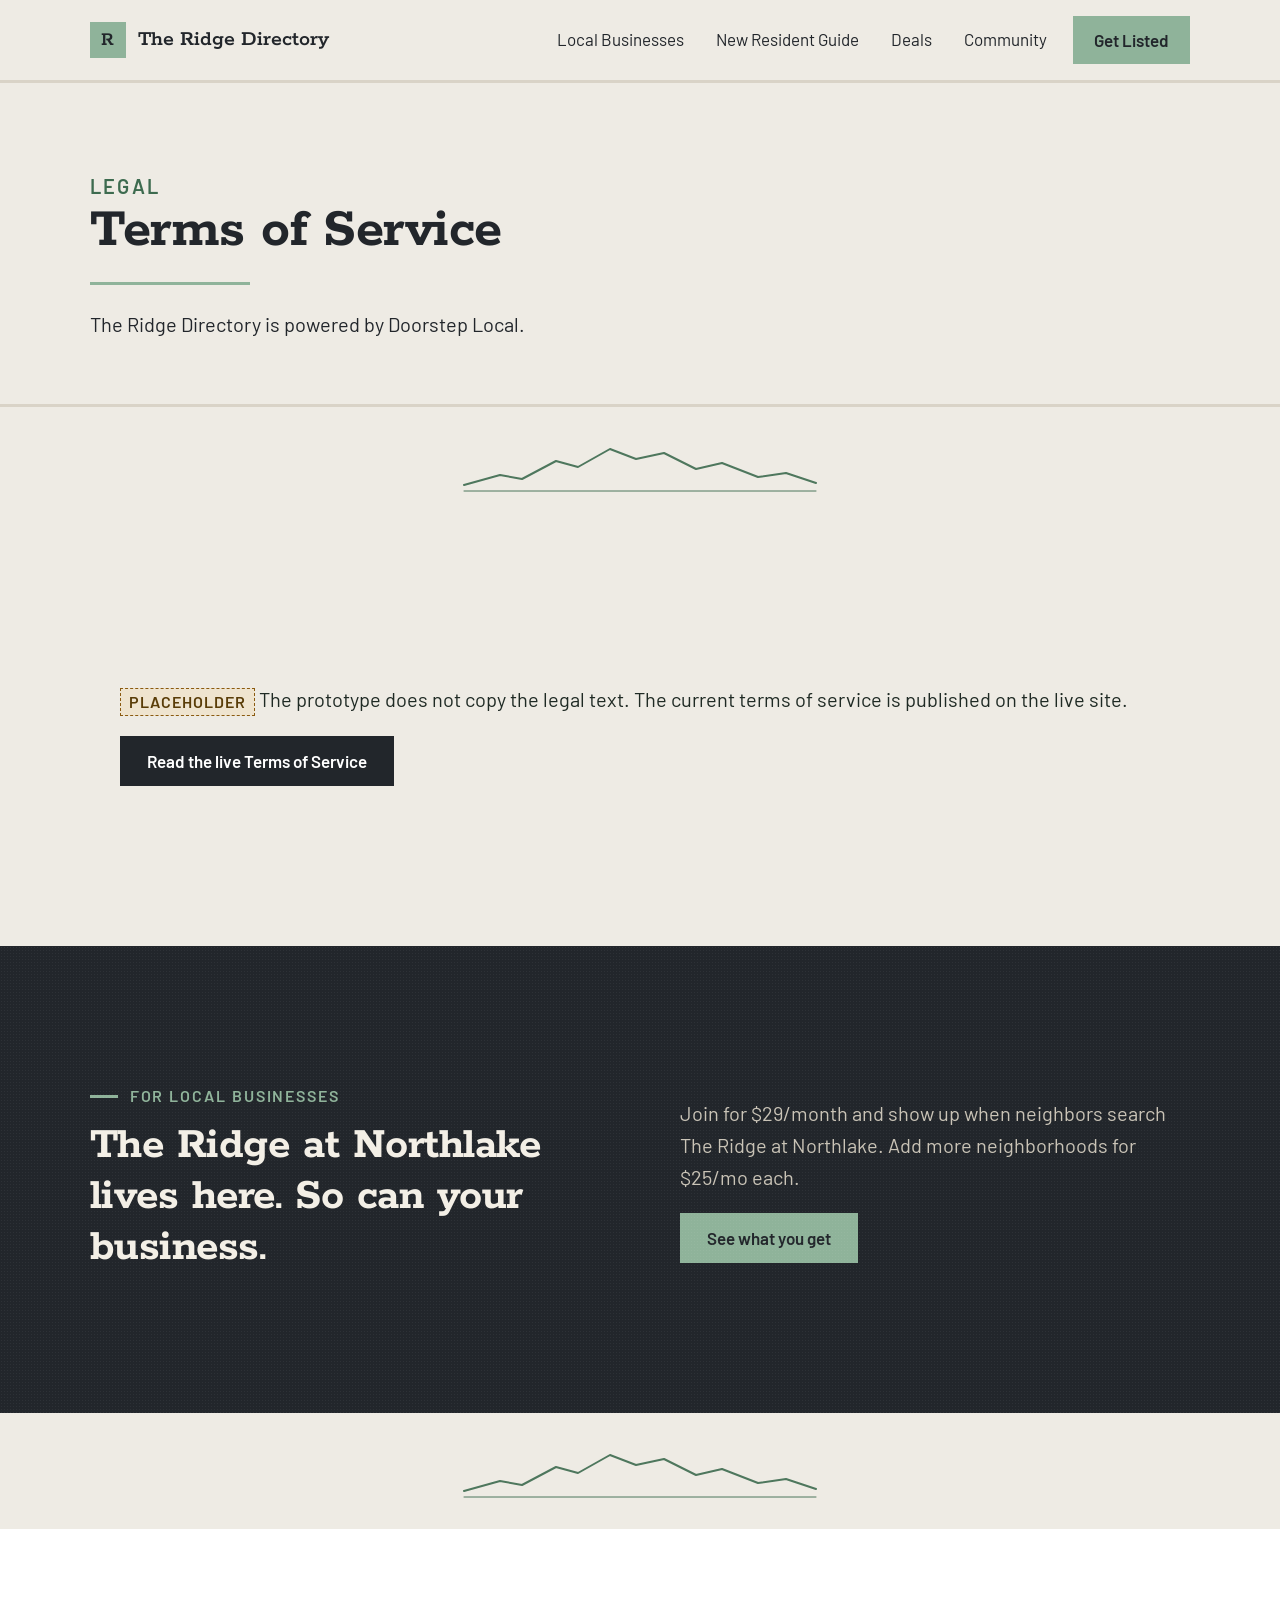
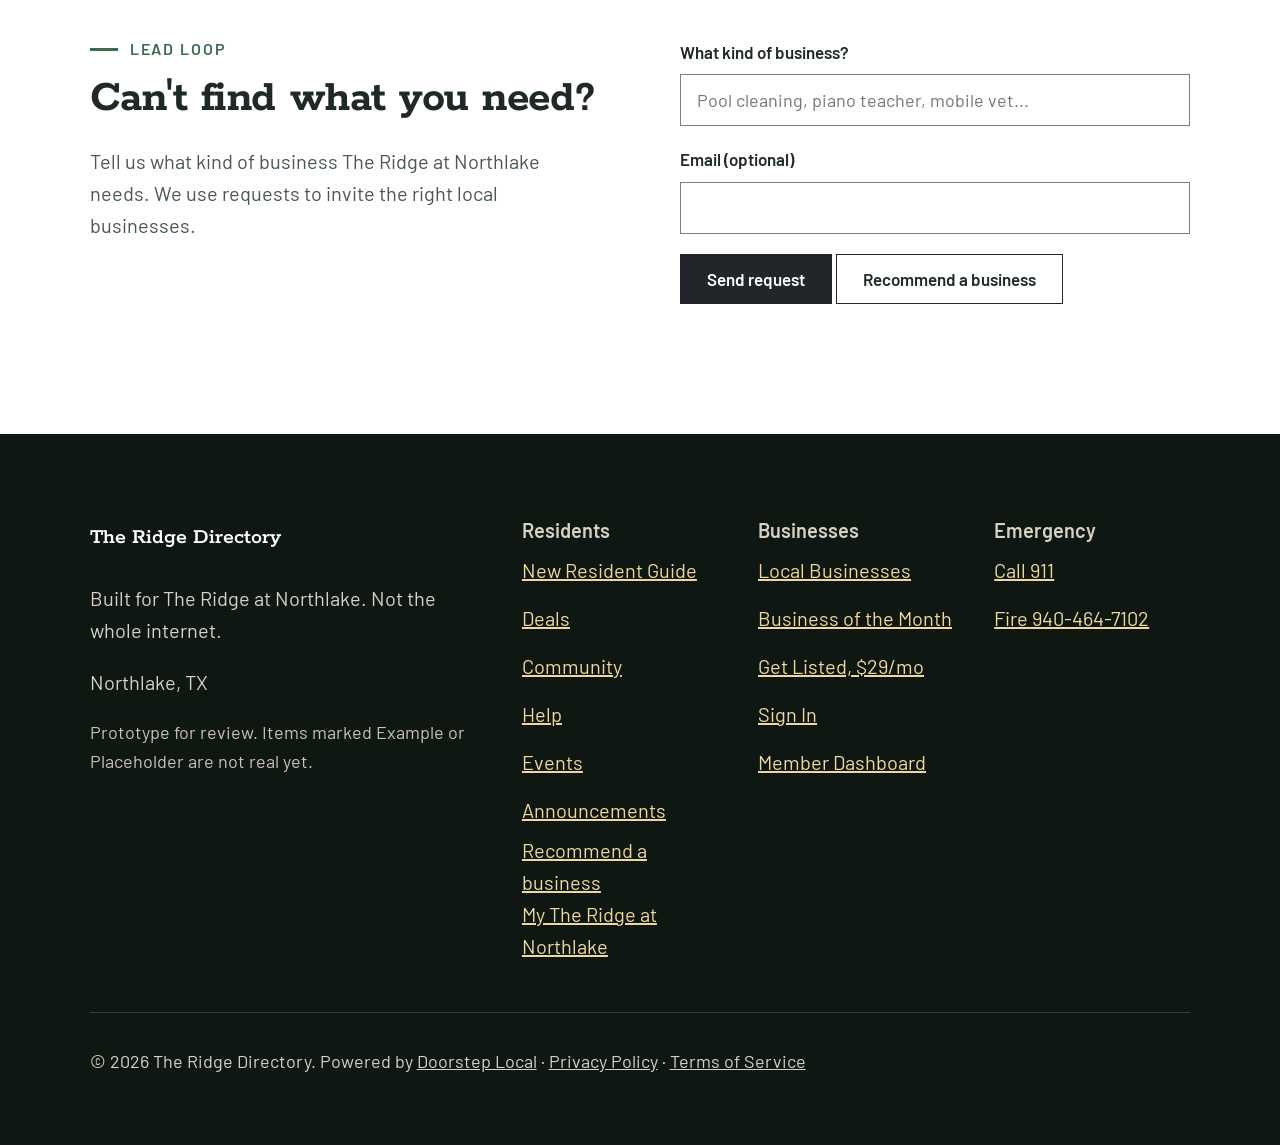
<file: terms.html>
<!doctype html>
<html lang="en"><head><meta charset="utf-8"><meta name="viewport" content="width=device-width,initial-scale=1">
<title>Terms of Service | The Ridge Directory</title><meta name="description" content="Terms of Service for The Ridge Directory."><meta name="robots" content="noindex,nofollow">
<link rel="canonical" href="https://theridgedirectory-preview.clientreview.co/terms.html"><meta property="og:title" content="Terms of Service | The Ridge Directory"><meta property="og:description" content="Terms of Service for The Ridge Directory.">
<meta property="og:url" content="https://theridgedirectory-preview.clientreview.co/terms.html"><meta property="og:type" content="website">
<link rel="icon" href="assets/favicon.svg"><link rel="preload" href="fonts/rokkitt.woff2" as="font" type="font/woff2" crossorigin><link rel="preload" href="fonts/barlow-400.woff2" as="font" type="font/woff2" crossorigin>
<link rel="stylesheet" href="css/site.css"><link rel="preload" href="js/site.js" as="script"><link rel="preload" href="js/layout.js" as="script"><link rel="preload" href="js/app.js" as="script">
<script>/* CLS gate: hide main until app.js has rendered the data-driven blocks (removed in app.js; 3s safety). */document.documentElement.classList.add('js-wait');setTimeout(function(){document.documentElement.classList.remove('js-wait')},3000)</script></head>
<body class="nophoto acc-rule type-the-ridge" data-page="terms"><div id="hdr"></div><main id="main">
<section class="phero"><div class="wrap"><p class="kicker">Legal</p><h1>Terms of Service</h1><p>The Ridge Directory is powered by Doorstep Local.</p></div></section><section class="band"><div class="wrap measure"><p><span class="ex">Placeholder</span> The prototype does not copy the legal text. The current terms of service is published on the live site.</p><p><a class="btn btn-dark" href="https://theridgedirectory.com/terms" rel="noopener">Read the live Terms of Service</a></p></div></section>
<section class="band dark grain cta-band"><div class="wrap split"><div><p class="kicker">For local businesses</p><h2>The Ridge at Northlake lives here. So can your business.</h2></div><div><p class="muted">Join for $29/month and show up when neighbors search The Ridge at Northlake. Add more neighborhoods for $25/mo each.</p><a class="btn btn-gold" href="join.html">See what you get</a></div></div></section><section class="band tight white" id="need"><div class="wrap split"><div><p class="kicker">Lead loop</p><h2>Can't find what you need?</h2><p class="muted">Tell us what kind of business The Ridge at Northlake needs. We use requests to invite the right local businesses.</p></div>
<form data-proto><label for="needw">What kind of business?</label><input id="needw" type="text" placeholder="Pool cleaning, piano teacher, mobile vet..." required>
<p><label for="neede">Email (optional)</label><input id="neede" type="email" autocomplete="email"></p><button class="btn btn-dark" type="submit">Send request</button> <a class="btn btn-ghost" href="recommend.html">Recommend a business</a><p class="formmsg note" role="status"></p></form></div></section>
</main><div id="ftr"></div>
<script src="js/site.js"></script><script src="js/layout.js"></script><script src="js/app.js"></script>
</body></html>
</file>
<file: css/site.css>
@font-face{font-family:"Rokkitt";src:url(../fonts/rokkitt.woff2) format("woff2");font-weight:600 800;font-style:normal;font-display:swap}
@font-face{font-family:"Barlow";src:url(../fonts/barlow-400.woff2) format("woff2");font-weight:400;font-style:normal;font-display:swap}
@font-face{font-family:"Barlow";src:url(../fonts/barlow-600.woff2) format("woff2");font-weight:600 700;font-style:normal;font-display:swap}
:root{--ink:#22262b;--slate:#32383f;--paper:#eeebe4;--white:#fff;--text-c:#1f2a24;--muted:#4a5650;--gold:#8fb39a;--gold-d:#3d6b4f;--line:#d9d3c7;--text:1.25rem;--text-lh:1.6;--wrap:min(82%,1240px);--r:var(--radius);--radius:0px;--rule:3px;--f-display:"Rokkitt",Georgia,serif;--f-text:"Barlow",system-ui,sans-serif;--f-display-w:700}
*{box-sizing:border-box}html{-webkit-text-size-adjust:100%}
body{margin:0;font:400 var(--text)/var(--text-lh) var(--f-text);color:var(--text-c);background:var(--paper);overflow-x:hidden}
img{max-width:100%;display:block}
a{color:var(--gold-d)}a:hover{text-decoration-thickness:2px}
h1,h2,h3{font-family:var(--f-display);font-weight:var(--f-display-w);line-height:1.1;margin:0 0 .4em;letter-spacing:-.01em}
h1{font-size:clamp(2.6rem,6.2vw,5.6rem)}h2{font-size:clamp(2rem,3.6vw,3.25rem)}h3{font-size:1.4rem}
p{margin:20px 0}
.wrap{width:var(--wrap);margin:0 auto}.measure{max-width:1040px}
.skip{position:absolute;left:12px;top:0;transform:translateY(-120%);background:var(--gold);color:var(--ink);padding:12px 18px;z-index:99;border-radius:var(--radius)}.skip:focus{transform:none}
:focus-visible{outline:3px solid var(--gold);outline-offset:3px}
.btn{display:inline-flex;align-items:center;justify-content:center;gap:8px;min-height:48px;padding:14px 26px;border-radius:var(--radius);font:600 1.0625rem/1.2 var(--f-text);text-decoration:none;border:1px solid transparent;cursor:pointer}
.btn-gold{background:var(--gold);color:var(--ink)}.btn-gold:hover{filter:brightness(1.08)}
.btn-ghost{background:transparent;color:inherit;border-color:currentColor}
.btn-dark{background:var(--ink);color:#fff}
.kicker{font:600 1rem/1.3 var(--f-text);letter-spacing:.12em;text-transform:uppercase;color:var(--gold-d);margin:0 0 14px}
.dark .kicker,.slate .kicker,.photo .kicker{color:var(--gold)}
.ex{display:inline-block;font:700 1rem/1 var(--f-text);letter-spacing:.06em;text-transform:uppercase;background:#efe4cf;color:#5a3d08;border:1px dashed #8a5a10;border-radius:var(--radius);padding:5px 8px;vertical-align:middle}
.dark .ex{background:#3a3220;color:#f5d896;border-color:#f5d896}
/* header */
.hdr{position:absolute;inset:0 0 auto;z-index:20;color:#fff;background:linear-gradient(180deg,rgba(0,0,0,.75),transparent)}
.hdr.solid{position:sticky;top:0;background:var(--ink)}
.hdr-in{display:flex;align-items:center;justify-content:space-between;gap:20px;min-height:80px}
.brand{display:flex;align-items:center;gap:12px;color:#fff;text-decoration:none;font:600 1.375rem/1 var(--f-display);min-height:48px}
.brand img{width:36px;height:36px;border-radius:var(--radius)}
.nav{display:flex;gap:4px;align-items:center}
.nav a{color:#fff;text-decoration:none;font-size:1.0625rem;padding:12px 14px;min-height:48px;display:inline-flex;align-items:center;border-radius:var(--radius)}
.nav a:hover,.nav a[aria-current]{background:rgba(255,255,255,.12)}
.nav .btn{margin-left:8px;padding:12px 20px}
.menu-btn{display:none;min-width:48px;min-height:48px;background:transparent;border:1px solid rgba(255,255,255,.4);color:#fff;border-radius:var(--radius);font:600 1rem var(--f-text)}
@media (max-width:1023px){.menu-btn{display:inline-flex;align-items:center;justify-content:center;padding:0 16px}
 .nav{display:none;position:fixed;inset:80px 0 0;background:var(--ink);flex-direction:column;align-items:stretch;padding:20px 8%;overflow:auto}
 .nav.open{display:flex}.nav a{font-size:1.25rem;border-bottom:1px solid rgba(255,255,255,.12);border-radius:0}.nav .btn{margin:20px 0 0;border-radius:var(--radius)}}
/* hero */
.hero{position:relative;min-height:100svh;display:flex;align-items:center;color:#fff;background:#eeebe4}
.hero.has-photo:before,.has-photo .hero:before{content:"";position:absolute;inset:0;background:rgba(0,0,0,.6)}
.hero .wrap{position:relative;padding:140px 0 90px}
.hero h1{text-shadow:0 0 15px rgba(0,0,0,.5);max-width:14ch}
.hero .lede{font-size:clamp(1.25rem,1.8vw,1.5rem);max-width:40ch;margin:0 0 30px}
.search{display:flex;align-items:stretch;background:transparent;border-radius:0;padding:0;box-shadow:none;border-bottom:2px solid currentColor;max-width:900px}
.search input{flex:1;min-width:0;border:0;border-radius:0;background:transparent;font:400 1.25rem var(--f-text);padding:0 4px;color:inherit;min-height:56px}.search input::placeholder{color:inherit;opacity:.72}.search .btn{border-radius:var(--radius) var(--radius) 0 0}
.search input:focus{outline:none}.search:focus-within{outline:3px solid var(--gold);outline-offset:3px}
.search .btn{min-height:56px}
.chips{display:flex;flex-wrap:wrap;gap:10px;margin:22px 0 0}
.chips{align-items:center;gap:0 10px}.chip{min-height:48px;padding:0 2px;border:0;border-radius:0;background:none;color:inherit;font:500 1.0625rem var(--f-text);cursor:pointer;text-decoration:underline;text-decoration-thickness:1px;text-underline-offset:5px}.chips .sep{opacity:.6}
.chip:hover{text-decoration-thickness:2px}
.hero .small{font-size:1rem;opacity:.92;margin-top:24px}
.results{max-width:900px;margin-top:18px;background:#fff;color:var(--text-c);border-radius:var(--r);box-shadow:0 0 100px rgba(0,0,0,.3);max-height:60vh;overflow:auto}
.results[hidden]{display:none}
.res{display:flex;gap:14px;align-items:flex-start;padding:16px 22px;border-bottom:1px solid #eee;text-decoration:none;color:inherit;min-height:48px}
.res:hover{background:#faf6ee}.res b{display:block}.res .t{font:700 .875rem var(--f-text);letter-spacing:.06em;text-transform:uppercase;color:var(--gold-d);min-width:96px;padding-top:4px}
/* bands */
.band{padding:140px 0}.band.tight{padding:110px 0}
.dark{background:var(--ink);color:#f3efe6}.slate{background:var(--slate);color:#f3efe6}.white{background:#fff}
.dark a:not(.btn),.slate a:not(.btn){color:var(--gold)}
.dark .muted,.slate .muted{color:#c9c3b6}.muted{color:var(--muted)}
.grain{position:relative}.grain:after{content:"";position:absolute;inset:0;pointer-events:none;opacity:.05;background-image:radial-gradient(#fff 1px,transparent 1px);background-size:3px 3px}
.inset{width:calc(100% - 160px);margin:0 auto;border-radius:4px}
@media (max-width:1023px){.band{padding:80px 0}.band.tight{padding:70px 0}.inset{width:100%;border-radius:0}}
@media (max-width:600px){.band{padding:56px 0}.band.tight{padding:48px 0}:root{--wrap:88%}}
.head{display:flex;justify-content:space-between;align-items:end;gap:20px;flex-wrap:wrap;margin-bottom:40px}
.head p{max-width:46ch;margin:0}
/* intents */
.intents{display:grid;grid-template-columns:repeat(4,1fr);border-top:1px solid var(--line)}
.intent{padding:34px 28px 34px 0;border-right:1px solid var(--line)}.intent:last-child{border-right:0}
.intent+.intent{padding-left:28px}
.intent h3{font-size:1.6rem}.intent ul{list-style:none;margin:16px 0 0;padding:0}
.intent li a{display:flex;align-items:center;min-height:48px;text-decoration:none;color:var(--text-c);border-bottom:1px solid #ebe5d9}
.intent li a:hover{color:var(--gold-d)}
@media (max-width:1023px){.intents{grid-template-columns:1fr 1fr}.intent:nth-child(2){border-right:0}.intent:nth-child(3){padding-left:0}}
@media (max-width:600px){.intents{grid-template-columns:1fr}.intent,.intent+.intent{padding:28px 0;border-right:0;border-bottom:1px solid var(--line)}}
/* categories */
.cats{display:grid;grid-template-columns:repeat(auto-fill,minmax(300px,1fr));gap:0 32px;border-top:1px solid rgba(255,255,255,.16)}
.cat{display:flex;justify-content:space-between;align-items:center;gap:12px;padding:24px 4px;border-bottom:1px solid rgba(255,255,255,.16);text-decoration:none;color:#fff;min-height:48px}
.cat span{font:600 1.375rem var(--f-display)}.cat small{font-size:1rem;color:#c9c3b6}
.cat:hover span{color:var(--gold)}
/* right now */
.now{display:grid;grid-template-columns:1fr 1.4fr 1fr;gap:40px}
.now h3{font-family:var(--f-text);font-size:1rem;letter-spacing:.12em;text-transform:uppercase;color:var(--gold-d);border-bottom:1px solid var(--line);padding-bottom:12px}
.now ul{list-style:none;padding:0;margin:0}.now li{padding:14px 0;border-bottom:1px solid #ebe5d9}
.now li b{display:block}.now .when{color:var(--muted);font-size:1.0625rem}
.date{font:600 clamp(1.4rem,2vw,1.75rem) var(--f-display);margin:0}
@media (max-width:900px){.now{grid-template-columns:1fr}}
/* split */
.split{display:grid;grid-template-columns:1fr 1fr;gap:80px;align-items:start}
@media (max-width:900px){.split{grid-template-columns:1fr;gap:40px}}
/* form */
label{display:block;font-weight:600;margin:0 0 8px;font-size:1.0625rem}
input[type=text],input[type=email],input[type=search],select,textarea{width:100%;min-height:52px;border:1px solid #b9b1a2;border-radius:var(--radius);padding:12px 16px;font:400 1.125rem var(--f-text);background:#fff;color:var(--text-c)}
textarea{min-height:120px}
.seg{display:flex;flex-wrap:wrap;gap:10px;margin:14px 0}
.seg label{display:flex;align-items:center;gap:10px;min-height:48px;padding:10px 16px;border:1px solid rgba(255,255,255,.3);border-radius:var(--radius);font-weight:500;cursor:pointer;margin:0}
.seg input{width:22px;height:22px;accent-color:var(--gold)}
.answer{margin-top:28px;border-top:1px solid rgba(255,255,255,.16)}
.answer dl{display:grid;grid-template-columns:minmax(120px,200px) 1fr;margin:0}
.answer dt,.answer dd{padding:14px 0;border-bottom:1px solid rgba(255,255,255,.16);margin:0}.answer dt{color:#c9c3b6}
@media (max-width:600px){.answer dl{grid-template-columns:1fr}.answer dt{border:0;padding-bottom:0}}
/* listings (real UI cards) */
.list{display:grid;grid-template-columns:repeat(auto-fill,minmax(320px,1fr));gap:24px}
@media (max-width:400px){.list{grid-template-columns:1fr}}
.card{background:#fff;border:1px solid #e3ddd0;border-radius:var(--r);padding:26px;display:flex;flex-direction:column;gap:12px;box-shadow:0 0 60px rgba(0,0,0,.05)}
.card .top{display:flex;gap:16px;align-items:center}
.card .logo{width:64px;height:64px;border-radius:var(--radius);object-fit:contain;background:#f4efe4;border:1px solid #eee}
.card .ph{width:64px;height:64px;border-radius:var(--radius);background:#ece5d6;display:grid;place-items:center;font:600 1.4rem var(--f-display);color:#5a4a2a}
.card h3{margin:0;font-size:1.375rem}.card .sub{font-size:1rem;color:var(--muted)}
.card p{margin:0;font-size:1.0625rem}
.badges{display:flex;flex-wrap:wrap;gap:8px}
.badge{font:600 1rem/1.2 var(--f-text);padding:7px 10px;border-radius:var(--radius);background:#eef2ec;color:#1e3a29;border:1px solid #c9d6cc}
.badge.res{background:#fbf1dc;color:#5a3d08;border-color:#e6cf9c}
.badge.tip{cursor:help;position:relative}
.recs{font-size:1rem;color:#1e3a29;font-weight:600}
.actions{display:flex;flex-wrap:wrap;gap:10px;margin-top:auto;padding-top:6px}
.actions .btn{padding:12px 18px;font-size:1rem}
.save{min-width:48px;min-height:48px;border-radius:var(--radius);border:1px solid #b9b1a2;background:#fff;font:600 1rem var(--f-text);padding:0 16px;cursor:pointer;color:var(--text-c)}
.save[aria-pressed=true]{background:var(--ink);color:#fff;border-color:var(--ink)}
.offer .exp{font-weight:700;color:#8b2a0e}.offer .kind{font:700 1rem var(--f-text);letter-spacing:.06em;text-transform:uppercase;color:var(--gold-d)}
/* ask */
.ask{display:flex;gap:10px;max-width:800px}.ask input{flex:1}
.ask-out{margin-top:24px;max-width:800px;font-size:1.25rem;min-height:1em}
.ask-q{display:flex;flex-wrap:wrap;gap:10px;margin-top:16px}
.ask-q button{min-height:48px;padding:10px 16px;border-radius:var(--radius);border:1px solid #b9b1a2;background:transparent;font:500 1rem var(--f-text);cursor:pointer;color:var(--text-c)}
/* join */
.price{font:600 clamp(3.5rem,8vw,6rem)/1 var(--f-display)}.price small{font-size:1.5rem}
.feat{list-style:none;padding:0;margin:0;columns:2;column-gap:60px}.feat li{break-inside:avoid;padding:16px 0;border-bottom:1px solid rgba(255,255,255,.16)}
.feat b{display:block;color:#fff}
@media (max-width:800px){.feat{columns:1}}
.profile{background:#fff;color:var(--text-c);border-radius:var(--r);overflow:hidden;box-shadow:0 0 100px rgba(0,0,0,.3)}
.profile .cover{aspect-ratio:3/1;object-fit:cover;width:100%}
.profile .pin{padding:28px}
/* page hero */
.phero{background:#eeebe4;position:relative;color:#fff}
.has-photo .phero:before{content:"";position:absolute;inset:0;background:rgba(0,0,0,.72)}
.phero .wrap{position:relative;padding:170px 0 90px}
.phero h1{font-size:clamp(2.75rem,5vw,4.5rem)}
.phero p{max-width:50ch;font-size:1.375rem}
@media (max-width:600px){.phero .wrap{padding:130px 0 56px}}
/* guide */
.guide{display:grid;grid-template-columns:repeat(auto-fill,minmax(300px,1fr));gap:0 40px}
.guide div{padding:22px 0;border-bottom:1px solid var(--line)}
.guide h3{font-size:1.25rem;font-family:var(--f-text);font-weight:700;margin:0 0 6px}
.guide p{margin:0;font-size:1.0625rem}
.filters{display:flex;flex-wrap:wrap;gap:10px;margin-bottom:30px}
.filters button{min-height:48px;padding:10px 18px;border-radius:var(--radius);border:1px solid #b9b1a2;background:#fff;font:500 1rem var(--f-text);cursor:pointer;color:var(--text-c)}
.filters button[aria-pressed=true]{background:var(--ink);color:#fff;border-color:var(--ink)}
/* footer */
.ftr{background:#0e1712;color:#d8d2c5;padding:80px 0 40px}
.ftr a{color:#f0d79f;display:inline-flex;min-height:48px;align-items:center}
.ftr .cols{display:grid;grid-template-columns:2fr 1fr 1fr 1fr;gap:40px}
.ftr ul{list-style:none;padding:0;margin:0}
.ftr .fine{border-top:1px solid rgba(255,255,255,.16);margin-top:50px;padding-top:24px;font-size:1rem}
@media (max-width:800px){.ftr .cols{grid-template-columns:1fr 1fr}}
.toast{position:fixed;left:50%;bottom:24px;transform:translateX(-50%);background:var(--ink);color:#fff;padding:14px 22px;border-radius:var(--radius);z-index:50;font-size:1rem}
.note{font-size:1rem;color:var(--muted)}
.dark .note,.slate .note{color:#c9c3b6}
.hero .kicker,.phero .kicker{color:var(--gold)}
.phero .kicker{color:#cfe3d3} /* M1 r5: #e0a63a on photo = 2.88-4.27:1 at 18-20px/600; #cfe3d3 = 4.67+ */
.dark .now h3{color:var(--gold);border-color:rgba(255,255,255,.16)}.dark .now li{border-color:rgba(255,255,255,.12)}.dark .when{color:#c9c3b6}
.slate .intent li a{color:#fff}
@media (max-width:600px){.search .btn{padding:14px 18px}}

/* Gate R1 fixes */
.profile .cover{height:auto;aspect-ratio:3/1;object-fit:cover;object-position:left center}
.nav .btn-gold{color:var(--ink)}
.has-photo .phero.bizhero:before{background:linear-gradient(90deg,rgba(14,23,18,.92) 0%,rgba(14,23,18,.8) 55%,rgba(14,23,18,.55) 100%)}
h1{font-size:max(2.75rem,5vw)}
.hero h1{font-size:max(2.6rem,5.2vw);max-width:13ch}
.hero .lede{font-size:max(1.25rem,1.3vw)}
.search{max-width:min(1100px,60vw)}
.search input,.search .btn{min-height:max(56px,3.6vw)}
.phero h1{font-size:max(2.75rem,4.5vw)}
:root{--wrap:min(86%,1640px)}
@media (max-width:600px){:root{--wrap:88%}.search{max-width:none}}
.card{text-align:center;align-items:center}
.card .top{flex-direction:column;text-align:center}
.badges,.actions{justify-content:center}
.card p,.card .sub,.recs,.now .when,.guide p,.cat small{font-size:1.125rem}
.note,.hero .small,.ftr .fine{font-size:1.125rem}

/* Mobile Bandit r1 fixes */
/* F1 High: profile cover distorted to 724px tall (img height attr wins) css/site.css:128 */
.profile .cover{height:auto}
/* F2 High: search hero not in first screen on phones/landscape; F3 results render below chips  css/site.css:35-37 */
.hero .wrap{display:flex;flex-direction:column}
.hero .results{order:0}
.hero #sform{order:-1}
.hero .kicker,.hero h1{order:-3}.hero .lede{order:-2}
.hero #results{order:-1;margin-top:12px}
.hero .chips{order:0}
@media (max-width:600px){.hero{min-height:auto}.hero .wrap{padding:104px 0 48px}.hero h1{font-size:2.25rem}.hero .lede{font-size:1.125rem;margin-bottom:20px}.hero .kicker{margin-bottom:8px}}
@media (max-height:500px) and (orientation:landscape){.hero{min-height:auto}.hero .wrap{padding:92px 0 32px}.hero h1{font-size:2rem;max-width:none}.hero .lede{display:none}.hero .kicker{display:none}}
/* F4 Medium: 8 filter pills stack 338-396px tall on phones css/site.css:142 */
@media (max-width:600px){.filters{flex-wrap:nowrap;overflow-x:auto;overscroll-behavior-x:contain;scrollbar-width:none;margin-inline:-6%;padding:4px 6%;scroll-padding-inline:6%}.filters::-webkit-scrollbar{display:none}.filters button{flex:0 0 auto}}
/* F7 Low: Mike's rule, card content centred css/site.css:101-112 */
.card{text-align:center;align-items:center}.card .top{flex-direction:column}.card .badges,.card .actions{justify-content:center}
/* F8 Low: menu open, page scrolls behind */
html:has(.nav.open){overflow:hidden}
/* F10 Low: input borders 1.9-2.13:1 (<3:1 UI) css/site.css:89 and .seg label border on slate css/site.css:92 */
input[type=text],input[type=email],input[type=search],select,textarea{border-color:#857c6c}
.seg label{border-color:rgba(255,255,255,.55)}
/* F11 Low: my-harvest empty-state links are 24px-tall inline links (only CTAs) my-harvest.html:15 */
#my>p:first-child a{display:inline-flex;min-height:48px;align-items:center}
#oq{width:100%;min-height:52px;border:1px solid #857c6c;border-radius:var(--radius);padding:12px 16px;font:400 1.125rem var(--f-text);background:#fff;color:var(--text-c);max-width:520px;margin-bottom:30px;-webkit-appearance:none;appearance:none}

/* Final polish */
@media (min-width:601px){.hero{align-items:flex-start}.hero .wrap{padding-top:max(130px,22svh)}}
.save,.ask-q button{border-color:#857c6c}
.profile .badges,.profile-body .badges{justify-content:flex-start}
/* r4 */
.hero{position:relative}
.scrollcue{position:absolute;left:50%;bottom:22px;transform:translateX(-50%);color:#fff;opacity:.85;display:grid;place-items:center;width:48px;height:48px;border-radius:50%;animation:cue 2.2s ease-in-out infinite}
.scrollcue:focus-visible{outline:3px solid var(--gold);outline-offset:3px}
@keyframes cue{0%,100%{transform:translate(-50%,0)}50%{transform:translate(-50%,8px)}}
@media (prefers-reduced-motion:reduce){.scrollcue{animation:none}}
@media (max-height:500px) and (orientation:landscape){.scrollcue{display:none}}
.chapters{display:grid;grid-template-columns:repeat(auto-fill,minmax(min(100%,420px),1fr));gap:24px}
.chapter{background:var(--paper);border:1px solid #e3ddd0;border-radius:var(--r);padding:26px}
.chapter ul{margin:0;padding-left:1.1em}.chapter li{margin:0 0 12px;font-size:1.125rem}
.srcl{font-size:1rem;white-space:nowrap;display:inline-flex;align-items:center;min-height:44px;min-width:44px}
.bizcover{position:relative}
.bizbanner{display:block;width:100%;height:auto;aspect-ratio:3/1;object-fit:cover;border-radius:var(--r)}
.bizlogo{position:absolute;left:24px;bottom:-40px;width:120px;height:120px;border-radius:16px;background:#fff;border:4px solid #fff;object-fit:contain;box-shadow:0 0 30px rgba(0,0,0,.15)}
@media (max-width:600px){.bizlogo{width:80px;height:80px;bottom:-28px;left:14px}}
.bizcover-band{padding-bottom:56px}
.subtag{font-size:1.125rem!important;opacity:.9}
.livetags{display:flex;gap:8px;flex-wrap:wrap;margin:24px 0 8px}
.tag{display:inline-block;padding:6px 12px;border-radius:var(--radius);background:#ece5d6;font-weight:600;font-size:1rem}
.tag.vm{background:#1f5135;color:#fff}
.abouth{font-size:1.75rem;margin-top:20px}
.views{font-size:1.125rem}.views b{font-size:1.5rem}
.badge.pend{background:#fff4dc;color:#6b4b0e;border:1px solid #c9a35a}
#pending ul{padding-left:1.1em}
.specialoffer{max-width:720px;margin:0 auto}
.bizcover-band + .band{padding-top:40px}
.srcl{min-height:48px;min-width:48px}

/* CLS gate */
html.js-wait main{visibility:hidden}
/* Mobile Bandit r3 fixes */
/* Harvest Directory r3 (52dd7da) proposed fixes, tested by injection in Chromium + WebKit */
/* H1 business.html:23 + css/site.css .split: the "Email mike@thetribemaker.com" button min-content (319px) forces sideways scroll at 320 */
.split>*{min-width:0}
aside.card .btn{white-space:normal;overflow-wrap:anywhere;text-align:center}
/* M1 business.html:22 (inline #b9b1a2 border removed) + css/site.css:198: Yes/No labels get rgba(255,255,255,.55) on paper = ~1:1 */
.profile-body .seg label,#recform .seg label{border-color:#857c6c}
/* M2 css/site.css:54 .bizbanner: 2172w cover is 1.23x at 1024 portrait (DPR2). Interim cap until a >=2880w export exists */
@media (min-width:769px) and (min-resolution:2dppx){.bizcover{max-width:724px;margin-inline:auto}}
/* L2 inline links in guide chapters (site.js:257-259) and side-picker answer phones (app.js:132) 21-24px tall */
.chapter li a:not(.srcl),.answer dd a{display:inline-block;padding:14px 0;margin:-14px 0;max-width:100%}
/* L4 css/site.css:44 chevron sits below the fold on short phones (825px top at 320x568): hide where it can't be seen */
@media (max-width:600px) and (max-height:700px){.scrollcue{display:none}}
/* L6 css/site.css:92-93 side picker: no focus ring in WebKit after arrow keys, and the chosen side has no state beyond the native dot */
.seg label:has(:focus-visible){outline:3px solid var(--gold);outline-offset:2px}
.seg label:has(:checked){border-color:var(--gold);background:rgba(224,166,58,.16)}
.chapters>*,.guide>*{min-width:0}.chapter li,.guide p,.answer dd{overflow-wrap:anywhere}
@media (min-width:769px) and (min-resolution:2dppx){.bizcover{margin-inline:0}}

/* Inner pages match home (Mike, Oct 14): hero treatment scaled, full section rhythm, shared heads */
.phero{min-height:min(62svh,640px);display:flex;align-items:flex-end;background-position:center 40%}
.has-photo .phero:before{background:linear-gradient(180deg,rgba(0,0,0,.72) 0%,rgba(0,0,0,.6) 45%,rgba(0,0,0,.7) 100%)}
.phero .wrap{padding:170px 0 110px}
.phero h1{text-shadow:0 0 15px rgba(0,0,0,.5);max-width:18ch}
.phero p{font-size:max(1.25rem,1.3vw);max-width:44ch;margin:0}
.phero h1+p{margin-top:6px}
.phero .subtag{margin-top:14px}
.band .head h2{margin:0}
.band .head{margin-bottom:56px;padding-bottom:28px;border-bottom:1px solid var(--line)}
.dark .head,.slate .head{border-color:rgba(255,255,255,.16)}
.band .head>.muted{font-size:1.25rem}
.cta-band .split{align-items:center}.cta-band h2{margin:0}.cta-band .muted{margin-top:0}
.band.dark .now .date,.dark #nowdate{color:#fff}
.chapter{background:#fff}.white .chapter{background:var(--paper)}
@media (max-width:1023px){.phero{min-height:min(52svh,520px)}.phero .wrap{padding:140px 0 72px}.band .head{margin-bottom:40px}}
@media (max-width:600px){.phero{min-height:auto}.phero .wrap{padding:120px 0 52px}.phero h1{font-size:2.25rem}.phero p{font-size:1.125rem}.band .head{margin-bottom:32px;padding-bottom:20px}}
/* Marco inner gate SOFT 1 + 3 */
@media (min-width:1024px){.phero{min-height:640px}.phero h1{max-width:22ch}}
#ol{display:flex;flex-wrap:wrap;justify-content:center;gap:24px}
#ol>.card{flex:0 1 calc((100% - 48px)/3);min-width:min(100%,300px)}
/* r5 L2: smaller hero on phones (downscaled only) + preload in <head> */


/* Directory template: monogram when a directory has no logo file */
.mono{display:inline-flex;align-items:center;justify-content:center;width:36px;height:36px;border-radius:var(--radius);background:var(--gold);color:var(--ink);font:600 1.25rem/1 var(--f-display)}
/* Quick links on a light band (live-site "Quick links" block) */
.white .cats.quick{border-top-color:var(--line)}.white .quick .cat{color:var(--text-c);border-bottom-color:var(--line)}.white .quick .cat small{color:var(--muted)}.white .quick .cat:hover span{color:var(--gold-d)}

/* ===== R2 (Marco gate) ===== */
.hero h1,.phero h1{text-wrap:balance}
.ftr li a{min-width:48px}
/* whole label row is the tap target; the native radio covers the row invisibly */
.seg label{position:relative}
.seg input{position:absolute;inset:0;width:100%;height:100%;margin:0;opacity:0;cursor:pointer}
.seg label:before{content:"";flex:none;width:20px;height:20px;border:2px solid currentColor;border-radius:50%}
.seg label:has(:checked):before{background:var(--gold);box-shadow:inset 0 0 0 3px var(--paper)}
/* no-photo directories: paper hero, ink type, accent hairline, name-mark or map plate */
.nophoto .hdr{position:sticky;top:0;color:var(--ink);background:var(--paper);border-bottom:var(--rule) solid var(--line)}
.nophoto .hdr .brand,.nophoto .hdr .nav a{color:var(--ink)}
.nophoto .nav a:hover,.nophoto .nav a[aria-current]{background:rgba(0,0,0,.06)}
.nophoto .menu-btn{color:var(--ink);border-color:var(--ink)}
@media (max-width:1023px){.nophoto .nav{background:var(--paper)}.nophoto .nav a{border-bottom-color:var(--line)}}
.nophoto .hero,.nophoto .phero{background:var(--paper);color:var(--ink);overflow:hidden}
.nophoto .hero{min-height:min(88svh,860px)}
.nophoto .hero .wrap{padding-top:clamp(56px,9vw,120px)}
.nophoto .phero{min-height:auto;border-bottom:var(--rule) solid var(--line)}
.nophoto .phero .wrap{padding:clamp(56px,7vw,104px) 0 clamp(40px,5vw,72px)}
.nophoto .hero h1,.nophoto .phero h1{text-shadow:none}
.nophoto .hero .kicker,.nophoto .phero .kicker{color:var(--gold-d)}
.nophoto .hero h1:after,.nophoto .phero h1:after{content:"";display:block;width:min(160px,30%);height:var(--rule);background:var(--gold);margin-top:.35em}
.nophoto .scrollcue{color:var(--ink)}
.nophoto .search .btn-gold{background:var(--ink);color:var(--paper)}
.mark{position:absolute;right:0;top:50%;transform:translate(18%,-50%);pointer-events:none;z-index:0;line-height:.82;white-space:nowrap}
.mark span{display:block;font:var(--f-display-w) clamp(8rem,16vw,18rem)/.82 var(--f-display);color:var(--ink);opacity:.07;letter-spacing:-.03em}
.mark.map{transform:translate(8%,-50%);width:min(62vw,980px);opacity:.16}
.mark.map img{width:100%;height:auto}
.hero .wrap{z-index:1}
.plate{position:absolute;right:max(4vw,24px);bottom:28px;z-index:1;margin:0;font:600 .875rem/1.4 var(--f-text);letter-spacing:.14em;text-transform:uppercase;color:var(--muted);text-align:right}
.plate small{display:block;font-size:.875rem;letter-spacing:.04em;text-transform:none;font-weight:400}
@media (max-width:600px){.mark span{font-size:6.5rem}.mark{top:auto;bottom:56px;transform:translateX(22%)}.mark.map{width:120vw;bottom:40px}.plate{position:static;text-align:left;margin:24px 4vw 0;padding-bottom:24px}}
/* accent roles */
.acc-rule .band .kicker:before{content:"";display:inline-block;width:28px;height:var(--rule);background:currentColor;vertical-align:middle;margin:0 12px 3px 0}
.acc-underline .band h2{text-decoration:underline;text-decoration-color:var(--gold);text-decoration-thickness:max(2px,calc(var(--rule)*2));text-underline-offset:.16em}
.acc-numeral main{counter-reset:sec}
.acc-numeral .band .head .kicker:before,.acc-numeral .band .split>div>.kicker:first-child:before{counter-increment:sec;content:counter(sec,decimal-leading-zero);display:inline-block;margin-right:14px;font:var(--f-display-w) 1.75rem/1 var(--f-display);color:var(--gold-d);letter-spacing:0;vertical-align:-3px}
.band .head{border-bottom-width:var(--rule)}
/* community motif divider */
.motif{display:flex;justify-content:center;padding:28px 0;background:var(--paper)}
.motif img{width:min(360px,70vw);height:auto;opacity:.9}
.search input[type=search]{background:transparent;border:0;border-radius:0;min-height:56px;color:inherit}
/* Mobile Bandit r1 */
@media (max-width:400px){.ftr .cols{grid-template-columns:1fr;gap:8px}}
.filters button{border-color:#857c6c}
#evsort{border-color:#857c6c!important}
.guide p a{display:inline-block;padding:12px 0}
.chip{min-width:48px}.guide p a{min-width:48px}

/* Marco R2 */
@media (max-width:600px){.nophoto .hero{flex-direction:column;align-items:stretch}.nophoto .hero .wrap{width:var(--wrap);padding-top:40px}.plate{margin:0 auto;width:var(--wrap);padding-bottom:32px}}
.seg label{min-height:48px}
/* R3: name-mark breaks on words (no stray partial letter), small bleed only */
.mark{text-align:right;transform:translate(5%,-50%)}
@media (max-width:600px){.nophoto .scrollcue{display:none}.nophoto .hero .mark{position:relative;top:auto;bottom:auto;transform:translateX(6%);margin:8px 0 0;align-self:flex-end}.nophoto .hero .mark.map{transform:none;width:130%;align-self:center;margin-top:-8px}.mark span{font-size:5.5rem}}
.mark{transform:translate(1%,-50%)}@media (max-width:600px){.nophoto .hero .mark{transform:none}}.mark span{width:max-content;margin-left:auto}
@media (max-width:1023px){.nophoto .hero{flex-direction:column;align-items:stretch}.nophoto .hero .wrap{width:var(--wrap);padding-top:40px}.nophoto .scrollcue{display:none}.nophoto .hero .mark{position:relative;top:auto;bottom:auto;transform:none;margin:8px 0 0;align-self:flex-end}.nophoto .hero .mark.map{width:100%;align-self:center;margin-top:-8px}.plate{position:static;text-align:left;margin:0 auto;width:var(--wrap);padding-bottom:32px}}
.plate,.plate small{font-size:1rem}
/* r3 N4-N6 + Marco SOFT */
.band p a[href="#need"]{display:inline-block;padding:12px 0}
.chips .sep{opacity:.8}
.mark span::before{content:attr(data-w)}
@media (min-width:1024px){.mark{top:62%}}
@media (min-width:1024px) and (max-width:1799px){.mark span{font-size:11vw}}
/* r4 Bandit R1/R2 */
@media(min-width:1024px) and (max-width:1279px){.mark span{font-size:9.5vw}}
@media(min-width:1024px) and (max-width:1199px){.nav a{white-space:nowrap;padding:12px 10px}.nav .btn{margin-left:4px;padding:12px 16px}}
</file>
